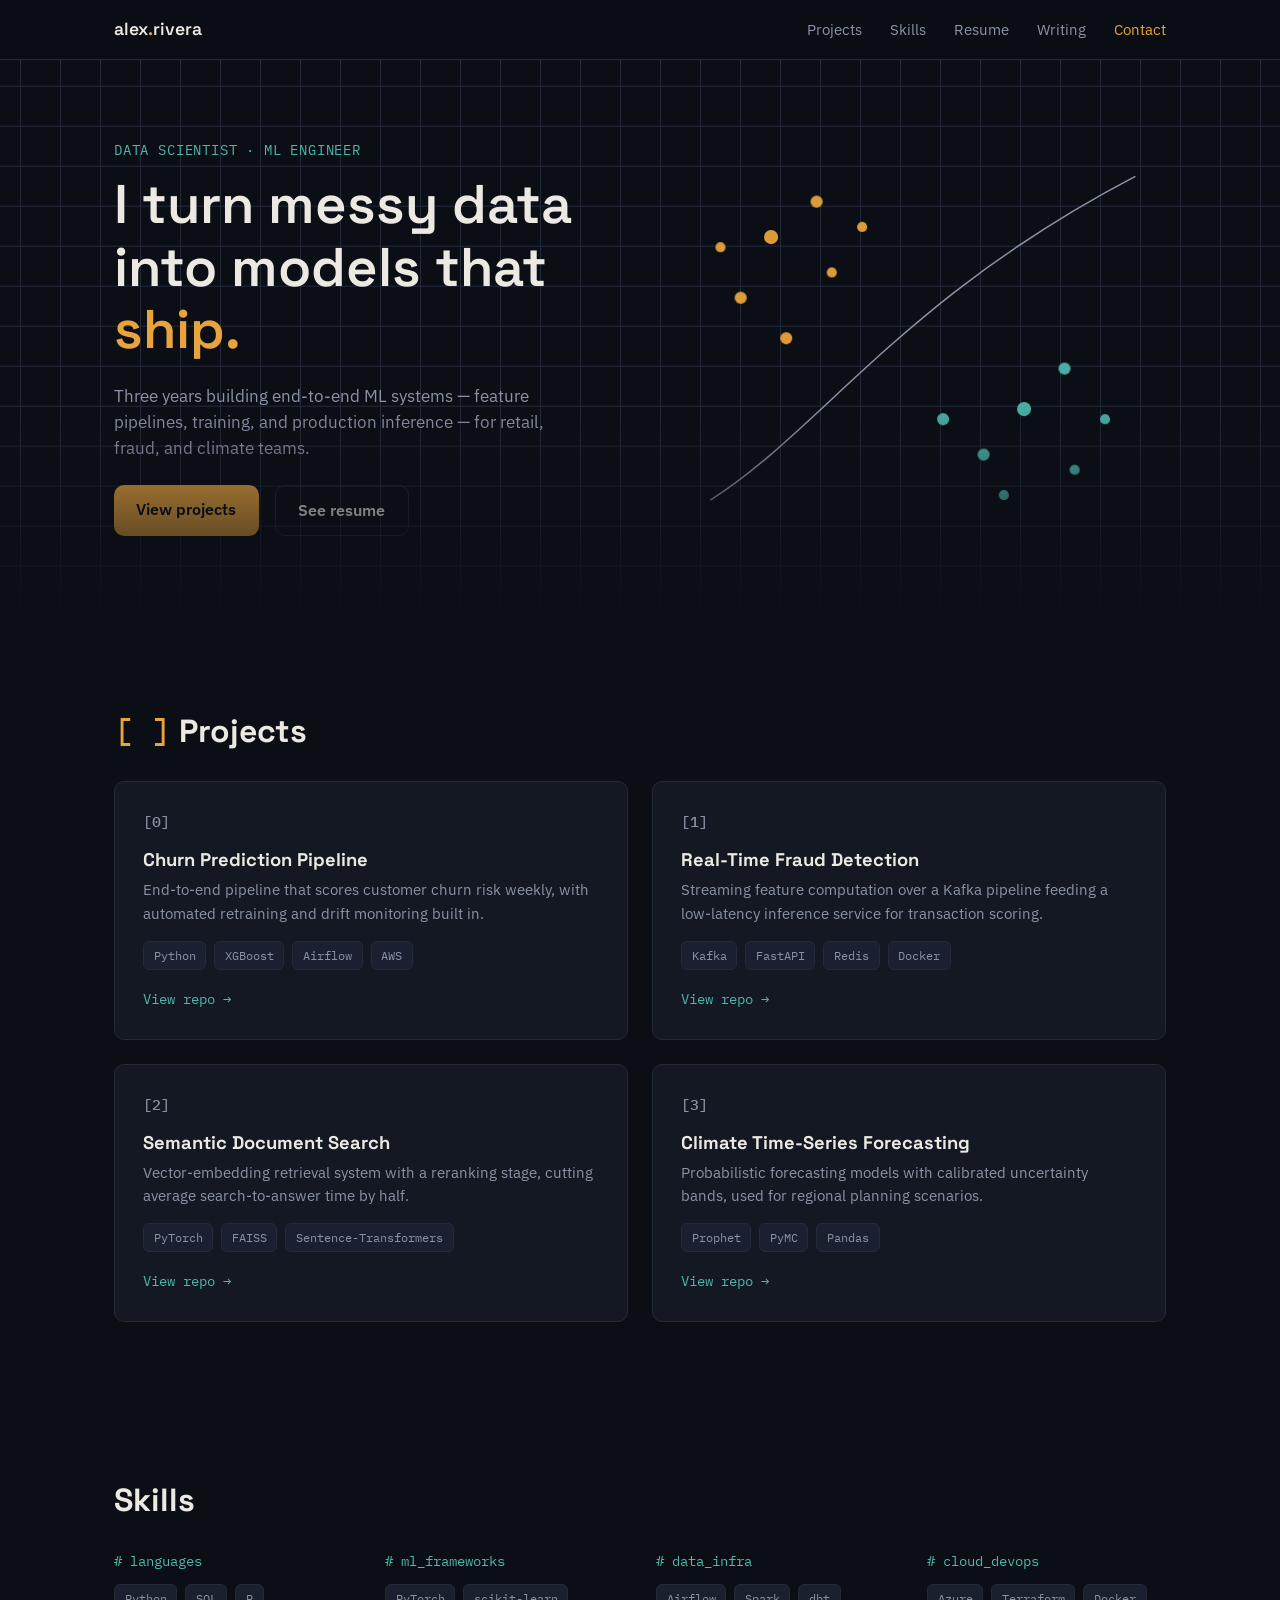
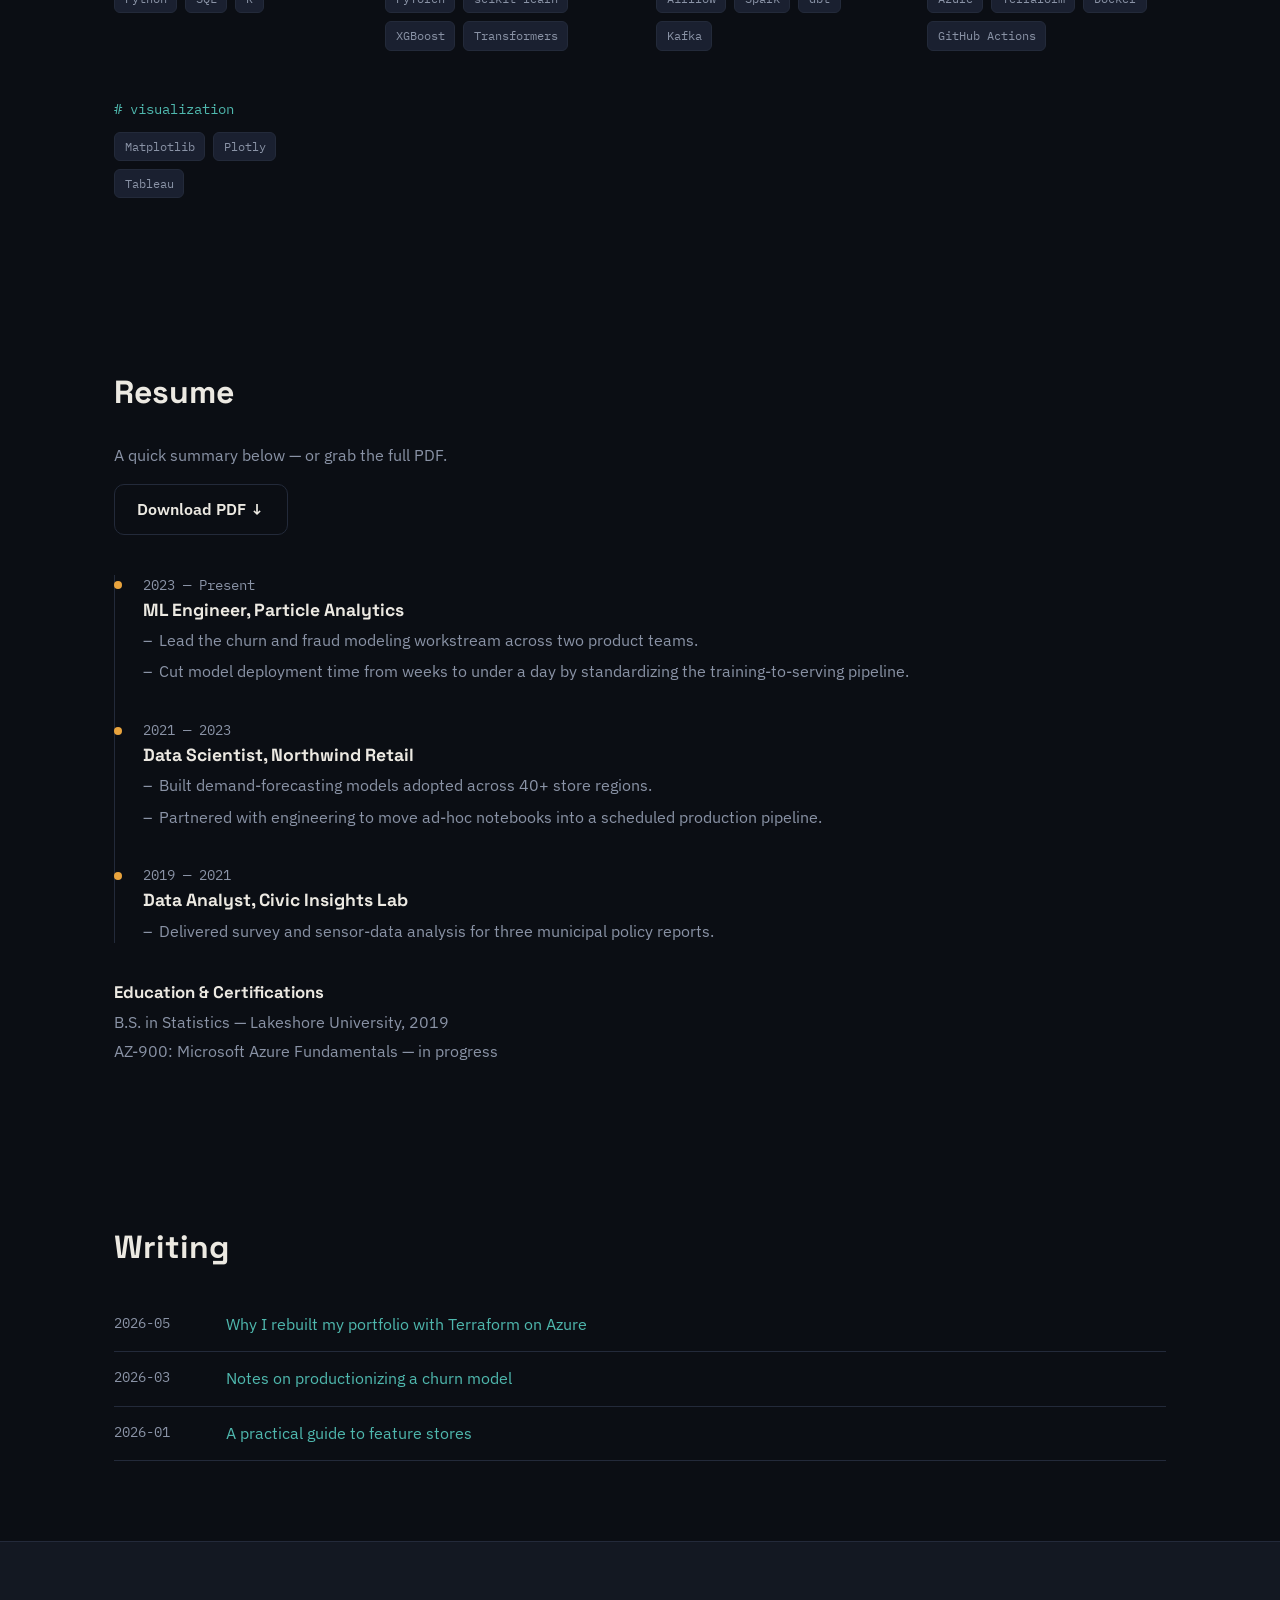
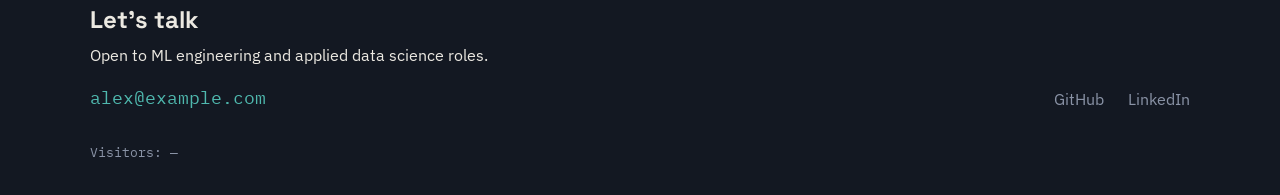
<file: index.html>
<!DOCTYPE html>
<html lang="en">
<head>
<meta charset="UTF-8">
<meta name="viewport" content="width=device-width, initial-scale=1.0">
<title>Alex Rivera — Data Scientist &amp; ML Engineer</title>
<meta name="description" content="Portfolio of Alex Rivera — data scientist and ML engineer building production machine learning systems.">
<link rel="preconnect" href="https://fonts.googleapis.com">
<link rel="preconnect" href="https://fonts.gstatic.com" crossorigin>
<link href="https://fonts.googleapis.com/css2?family=Space+Grotesk:wght@500;600;700&family=IBM+Plex+Sans:wght@400;500;600&family=IBM+Plex+Mono:wght@400;500&display=swap" rel="stylesheet">
<link rel="stylesheet" href="styles.css">
</head>
<body>
<a class="skip-link" href="#main">Skip to content</a>

<header class="nav" id="top">
  <div class="nav-inner">
    <a href="#top" class="nav-logo">alex<span class="accent">.</span>rivera</a>
    <button class="nav-toggle" id="navToggle" aria-expanded="false" aria-controls="navMenu" aria-label="Toggle navigation">
      <span></span><span></span><span></span>
    </button>
    <nav id="navMenu" class="nav-menu">
      <a href="#projects">Projects</a>
      <a href="#skills">Skills</a>
      <a href="#resume">Resume</a>
      <a href="#blog">Writing</a>
      <a href="#contact" class="nav-cta">Contact</a>
    </nav>
  </div>
</header>

<main id="main">

  <section class="hero">
    <div class="hero-inner">
      <div class="hero-text reveal">
        <p class="eyebrow">Data Scientist · ML Engineer</p>
        <h1>I turn messy data<br>into models that <span class="accent">ship.</span></h1>
        <p class="hero-lede">Three years building end-to-end ML systems — feature pipelines, training, and production inference — for retail, fraud, and climate teams.</p>
        <div class="hero-actions">
          <a href="#projects" class="btn btn-primary">View projects</a>
          <a href="#resume" class="btn btn-ghost">See resume</a>
        </div>
      </div>
      <div class="hero-art" aria-hidden="true">
        <svg viewBox="0 0 480 380" class="boundary-svg" preserveAspectRatio="xMidYMid meet">
          <path class="boundary-line" d="M30,350 C140,280 220,150 450,30" />
          <circle class="point a" cx="90" cy="90" r="7"></circle>
          <circle class="point a" cx="135" cy="55" r="6"></circle>
          <circle class="point a" cx="60" cy="150" r="6"></circle>
          <circle class="point a" cx="150" cy="125" r="5"></circle>
          <circle class="point a" cx="105" cy="190" r="6"></circle>
          <circle class="point a" cx="180" cy="80" r="5"></circle>
          <circle class="point a" cx="40" cy="100" r="5"></circle>
          <circle class="point b" cx="340" cy="260" r="7"></circle>
          <circle class="point b" cx="300" cy="305" r="6"></circle>
          <circle class="point b" cx="380" cy="220" r="6"></circle>
          <circle class="point b" cx="390" cy="320" r="5"></circle>
          <circle class="point b" cx="260" cy="270" r="6"></circle>
          <circle class="point b" cx="320" cy="345" r="5"></circle>
          <circle class="point b" cx="420" cy="270" r="5"></circle>
        </svg>
      </div>
    </div>
  </section>

  <section class="section" id="projects">
    <h2 class="section-title reveal"><span class="idx">[ ]</span> Projects</h2>
    <div class="project-grid">

      <article class="project-card reveal">
        <p class="idx">[0]</p>
        <h3>Churn Prediction Pipeline</h3>
        <p>End-to-end pipeline that scores customer churn risk weekly, with automated retraining and drift monitoring built in.</p>
        <ul class="tag-list">
          <li>Python</li><li>XGBoost</li><li>Airflow</li><li>AWS</li>
        </ul>
        <a href="#" class="card-link">View repo →</a>
      </article>

      <article class="project-card reveal">
        <p class="idx">[1]</p>
        <h3>Real-Time Fraud Detection</h3>
        <p>Streaming feature computation over a Kafka pipeline feeding a low-latency inference service for transaction scoring.</p>
        <ul class="tag-list">
          <li>Kafka</li><li>FastAPI</li><li>Redis</li><li>Docker</li>
        </ul>
        <a href="#" class="card-link">View repo →</a>
      </article>

      <article class="project-card reveal">
        <p class="idx">[2]</p>
        <h3>Semantic Document Search</h3>
        <p>Vector-embedding retrieval system with a reranking stage, cutting average search-to-answer time by half.</p>
        <ul class="tag-list">
          <li>PyTorch</li><li>FAISS</li><li>Sentence-Transformers</li>
        </ul>
        <a href="#" class="card-link">View repo →</a>
      </article>

      <article class="project-card reveal">
        <p class="idx">[3]</p>
        <h3>Climate Time-Series Forecasting</h3>
        <p>Probabilistic forecasting models with calibrated uncertainty bands, used for regional planning scenarios.</p>
        <ul class="tag-list">
          <li>Prophet</li><li>PyMC</li><li>Pandas</li>
        </ul>
        <a href="#" class="card-link">View repo →</a>
      </article>

    </div>
  </section>

  <section class="section" id="skills">
    <h2 class="section-title reveal">Skills</h2>
    <div class="skills-grid">
      <div class="skill-group reveal">
        <p class="skill-label"># languages</p>
        <ul class="tag-list"><li>Python</li><li>SQL</li><li>R</li></ul>
      </div>
      <div class="skill-group reveal">
        <p class="skill-label"># ml_frameworks</p>
        <ul class="tag-list"><li>PyTorch</li><li>scikit-learn</li><li>XGBoost</li><li>Transformers</li></ul>
      </div>
      <div class="skill-group reveal">
        <p class="skill-label"># data_infra</p>
        <ul class="tag-list"><li>Airflow</li><li>Spark</li><li>dbt</li><li>Kafka</li></ul>
      </div>
      <div class="skill-group reveal">
        <p class="skill-label"># cloud_devops</p>
        <ul class="tag-list"><li>Azure</li><li>Terraform</li><li>Docker</li><li>GitHub Actions</li></ul>
      </div>
      <div class="skill-group reveal">
        <p class="skill-label"># visualization</p>
        <ul class="tag-list"><li>Matplotlib</li><li>Plotly</li><li>Tableau</li></ul>
      </div>
    </div>
  </section>

  <section class="section" id="resume">
    <h2 class="section-title reveal">Resume</h2>
    <p class="section-lede reveal">A quick summary below — or grab the full PDF.</p>
    <a href="resume.pdf" class="btn btn-ghost reveal" download>Download PDF ↓</a>

    <div class="timeline">
      <div class="timeline-item reveal">
        <p class="timeline-date">2023 — Present</p>
        <h3>ML Engineer, Particle Analytics</h3>
        <ul>
          <li>Lead the churn and fraud modeling workstream across two product teams.</li>
          <li>Cut model deployment time from weeks to under a day by standardizing the training-to-serving pipeline.</li>
        </ul>
      </div>
      <div class="timeline-item reveal">
        <p class="timeline-date">2021 — 2023</p>
        <h3>Data Scientist, Northwind Retail</h3>
        <ul>
          <li>Built demand-forecasting models adopted across 40+ store regions.</li>
          <li>Partnered with engineering to move ad-hoc notebooks into a scheduled production pipeline.</li>
        </ul>
      </div>
      <div class="timeline-item reveal">
        <p class="timeline-date">2019 — 2021</p>
        <h3>Data Analyst, Civic Insights Lab</h3>
        <ul>
          <li>Delivered survey and sensor-data analysis for three municipal policy reports.</li>
        </ul>
      </div>
    </div>

    <div class="edu reveal">
      <h3>Education &amp; Certifications</h3>
      <ul>
        <li>B.S. in Statistics — Lakeshore University, 2019</li>
        <li>AZ-900: Microsoft Azure Fundamentals — in progress</li>
      </ul>
    </div>
  </section>

  <section class="section" id="blog">
    <h2 class="section-title reveal">Writing</h2>
    <ul class="log-list">
      <li class="reveal"><span class="log-date">2026-05</span><a href="#">Why I rebuilt my portfolio with Terraform on Azure</a></li>
      <li class="reveal"><span class="log-date">2026-03</span><a href="#">Notes on productionizing a churn model</a></li>
      <li class="reveal"><span class="log-date">2026-01</span><a href="#">A practical guide to feature stores</a></li>
    </ul>
  </section>

</main>

<footer class="footer" id="contact">
  <div class="footer-inner">
    <div class="footer-text reveal">
      <h2>Let's talk</h2>
      <p>Open to ML engineering and applied data science roles.</p>
      <a class="footer-email" href="mailto:alex@example.com">alex@example.com</a>
    </div>
    <div class="footer-links reveal">
      <a href="https://github.com/example" target="_blank" rel="noopener">GitHub</a>
      <a href="https://linkedin.com/in/example" target="_blank" rel="noopener">LinkedIn</a>
    </div>
  </div>
  <p class="visitor-count">Visitors: <span id="visitorCount">—</span></p>
</footer>

<script src="script.js"></script>
</body>
</html>
</file>
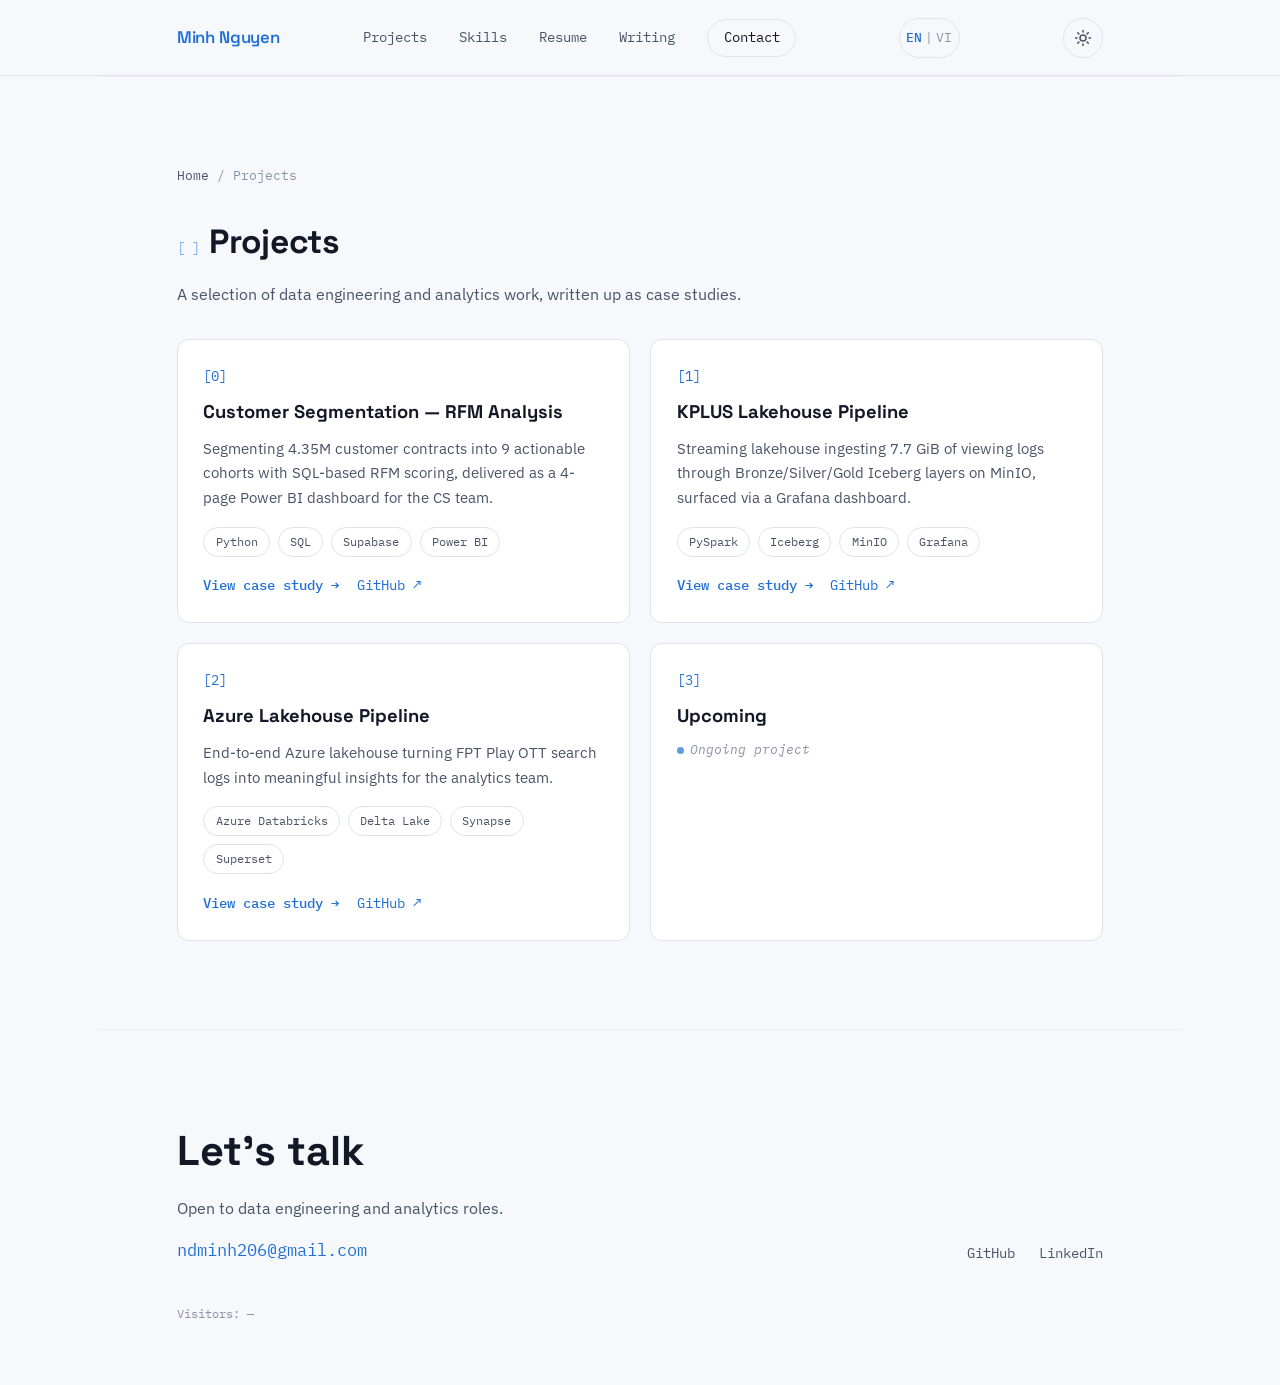
<file: frontend/projects/index.html>
<!DOCTYPE html>
<html lang="en">
<head>
<meta charset="UTF-8">
<meta name="viewport" content="width=device-width, initial-scale=1.0, viewport-fit=cover">
<meta name="theme-color" content="#0c0e12">
<title>Projects — Minh Nguyen</title>
<meta name="description" content="Data engineering and analytics project case studies by Minh Nguyen.">
<link rel="preconnect" href="https://fonts.googleapis.com">
<link rel="preconnect" href="https://fonts.gstatic.com" crossorigin>
<link href="https://fonts.googleapis.com/css2?family=Space+Grotesk:wght@500;600;700&family=IBM+Plex+Sans:wght@400;500;600&family=IBM+Plex+Mono:wght@400;500&display=swap" rel="stylesheet">
<link rel="stylesheet" href="../styles.css">
<script>
  (function () {
    try {
      var saved = localStorage.getItem("mn_theme");
      var theme = saved || (window.matchMedia && window.matchMedia("(prefers-color-scheme: light)").matches ? "light" : "dark");
      document.documentElement.setAttribute("data-theme", theme);
    } catch (e) {}
  })();
</script>
</head>
<body>
<a class="skip-link" href="#main">Skip to content</a>

<header class="nav" id="top">
  <div class="nav-inner">
    <a href="../index.html#top" class="nav-logo"><span class="accent">Minh Nguyen</span></a>
    <button class="nav-toggle" id="navToggle" aria-expanded="false" aria-controls="navMenu" aria-label="Toggle navigation">
      <span></span><span></span><span></span>
    </button>
    <nav id="navMenu" class="nav-menu">
      <a href="index.html" data-i18n="nav.projects">Projects</a>
      <a href="../index.html#skills" data-i18n="nav.skills">Skills</a>
      <a href="../index.html#resume" data-i18n="nav.resume">Resume</a>
      <a href="../index.html#blog" data-i18n="nav.writing">Writing</a>
      <a href="../index.html#contact" class="nav-cta" data-i18n="nav.contact">Contact</a>
    </nav>
    <button class="lang-toggle" id="langToggle" type="button" aria-label="Switch language">
      <span class="lang-en">EN</span><span class="lang-sep">|</span><span class="lang-vi">VI</span>
    </button>
    <button class="theme-toggle" id="themeToggle" type="button" aria-label="Switch to light theme" title="Toggle theme">
      <svg class="icon-moon" viewBox="0 0 24 24" width="18" height="18" aria-hidden="true"><path fill="currentColor" d="M12.1 2.2A9.8 9.8 0 0 0 12 22a9.8 9.8 0 0 0 9.8-7.1 7.8 7.8 0 0 1-9.7-12.7Z"/></svg>
      <svg class="icon-sun" viewBox="0 0 24 24" width="18" height="18" aria-hidden="true"><g fill="none" stroke="currentColor" stroke-width="2" stroke-linecap="round"><circle cx="12" cy="12" r="4"/><path d="M12 2v2M12 20v2M2 12h2M20 12h2M5 5l1.5 1.5M17.5 17.5L19 19M19 5l-1.5 1.5M6.5 17.5L5 19"/></g></svg>
    </button>
  </div>
</header>

<main id="main">

  <section class="section" id="projects">
    <p class="breadcrumb reveal"><a href="../index.html#top" data-i18n="nav.home">Home</a> / <span data-i18n="section.projects">Projects</span></p>
    <h2 class="section-title reveal"><span class="idx">[ ]</span> <span data-i18n="section.projects">Projects</span></h2>
    <p class="section-lede reveal" data-i18n="projects.lede">A selection of data engineering and analytics work, written up as case studies.</p>

    <div class="project-grid">

      <article class="project-card reveal">
        <p class="idx">[0]</p>
        <h3><a href="customer-segmentation.html" class="project-title-link" data-i18n="proj.rfm.title">Customer Segmentation — RFM Analysis</a></h3>
        <p data-i18n="proj.rfm.desc">Segmenting 4.35M customer contracts into 9 actionable cohorts with SQL-based RFM scoring, delivered as a 4-page Power BI dashboard for the CS team.</p>
        <ul class="tag-list">
          <li>Python</li><li>SQL</li><li>Supabase</li><li>Power BI</li>
        </ul>
        <div class="card-links">
          <a href="customer-segmentation.html" class="card-link card-link-primary" data-i18n="card.viewCase">View case study →</a>
          <a href="#" class="card-link" target="_blank" rel="noopener" data-i18n="card.github">GitHub ↗</a>
        </div>
      </article>

      <article class="project-card reveal">
        <p class="idx">[1]</p>
        <h3><a href="Kplus-lakehouse.html" class="project-title-link" data-i18n="proj.kplus.title">KPLUS Lakehouse Pipeline</a></h3>
        <p data-i18n="proj.kplus.desc">Streaming lakehouse ingesting 7.7 GiB of viewing logs through Bronze/Silver/Gold Iceberg layers on MinIO, surfaced via a Grafana dashboard.</p>
        <ul class="tag-list">
          <li>PySpark</li><li>Iceberg</li><li>MinIO</li><li>Grafana</li>
        </ul>
        <div class="card-links">
          <a href="Kplus-lakehouse.html" class="card-link card-link-primary" data-i18n="card.viewCase">View case study →</a>
          <a href="#" class="card-link" target="_blank" rel="noopener" data-i18n="card.github">GitHub ↗</a>
        </div>
      </article>

      <article class="project-card reveal">
        <p class="idx">[2]</p>
        <h3><a href="azure-lakehouse.html" class="project-title-link" data-i18n="proj.azure.title">Azure Lakehouse Pipeline</a></h3>
        <p data-i18n="proj.azure.desc">End-to-end Azure lakehouse turning FPT Play OTT search logs into meaningful insights for the analytics team.</p>
        <ul class="tag-list">
          <li>Azure Databricks</li><li>Delta Lake</li><li>Synapse</li><li>Superset</li>
        </ul>
        <div class="card-links">
          <a href="azure-lakehouse.html" class="card-link card-link-primary" data-i18n="card.viewCase">View case study →</a>
          <a href="https://github.com/MinhNguyen2306" class="card-link" target="_blank" rel="noopener" data-i18n="card.github">GitHub ↗</a>
        </div>
      </article>

      <article class="project-card reveal">
        <p class="idx">[3]</p>
        <h3 class="project-title-link" data-i18n="proj.upcoming.title">Upcoming</h3>
        <div class="card-links">
          <span class="card-link card-ongoing" data-i18n="card.ongoing">Ongoing project</span>
        </div>
      </article>

    </div>
  </section>

</main>

<footer class="footer" id="contact">
  <div class="footer-inner">
    <div class="footer-text reveal">
      <h2 data-i18n="footer.title">Let's talk</h2>
      <p data-i18n="footer.sub">Open to data engineering and analytics roles.</p>
      <a class="footer-email" href="mailto:ndminh206@gmail.com">ndminh206@gmail.com</a>
    </div>
    <div class="footer-links reveal">
      <a href="https://github.com/example" target="_blank" rel="noopener">GitHub</a>
      <a href="https://linkedin.com/in/example" target="_blank" rel="noopener">LinkedIn</a>
    </div>
  </div>
  <p class="visitor-count"><span data-i18n="footer.visitors">Visitors:</span> <span id="visitorCount">—</span></p>
</footer>

<script src="../script.js"></script>
<script data-goatcounter="https://minhnguyen.goatcounter.com/count"
        async src="//gc.zgo.at/count.js"></script>
</body>
</html>
</file>
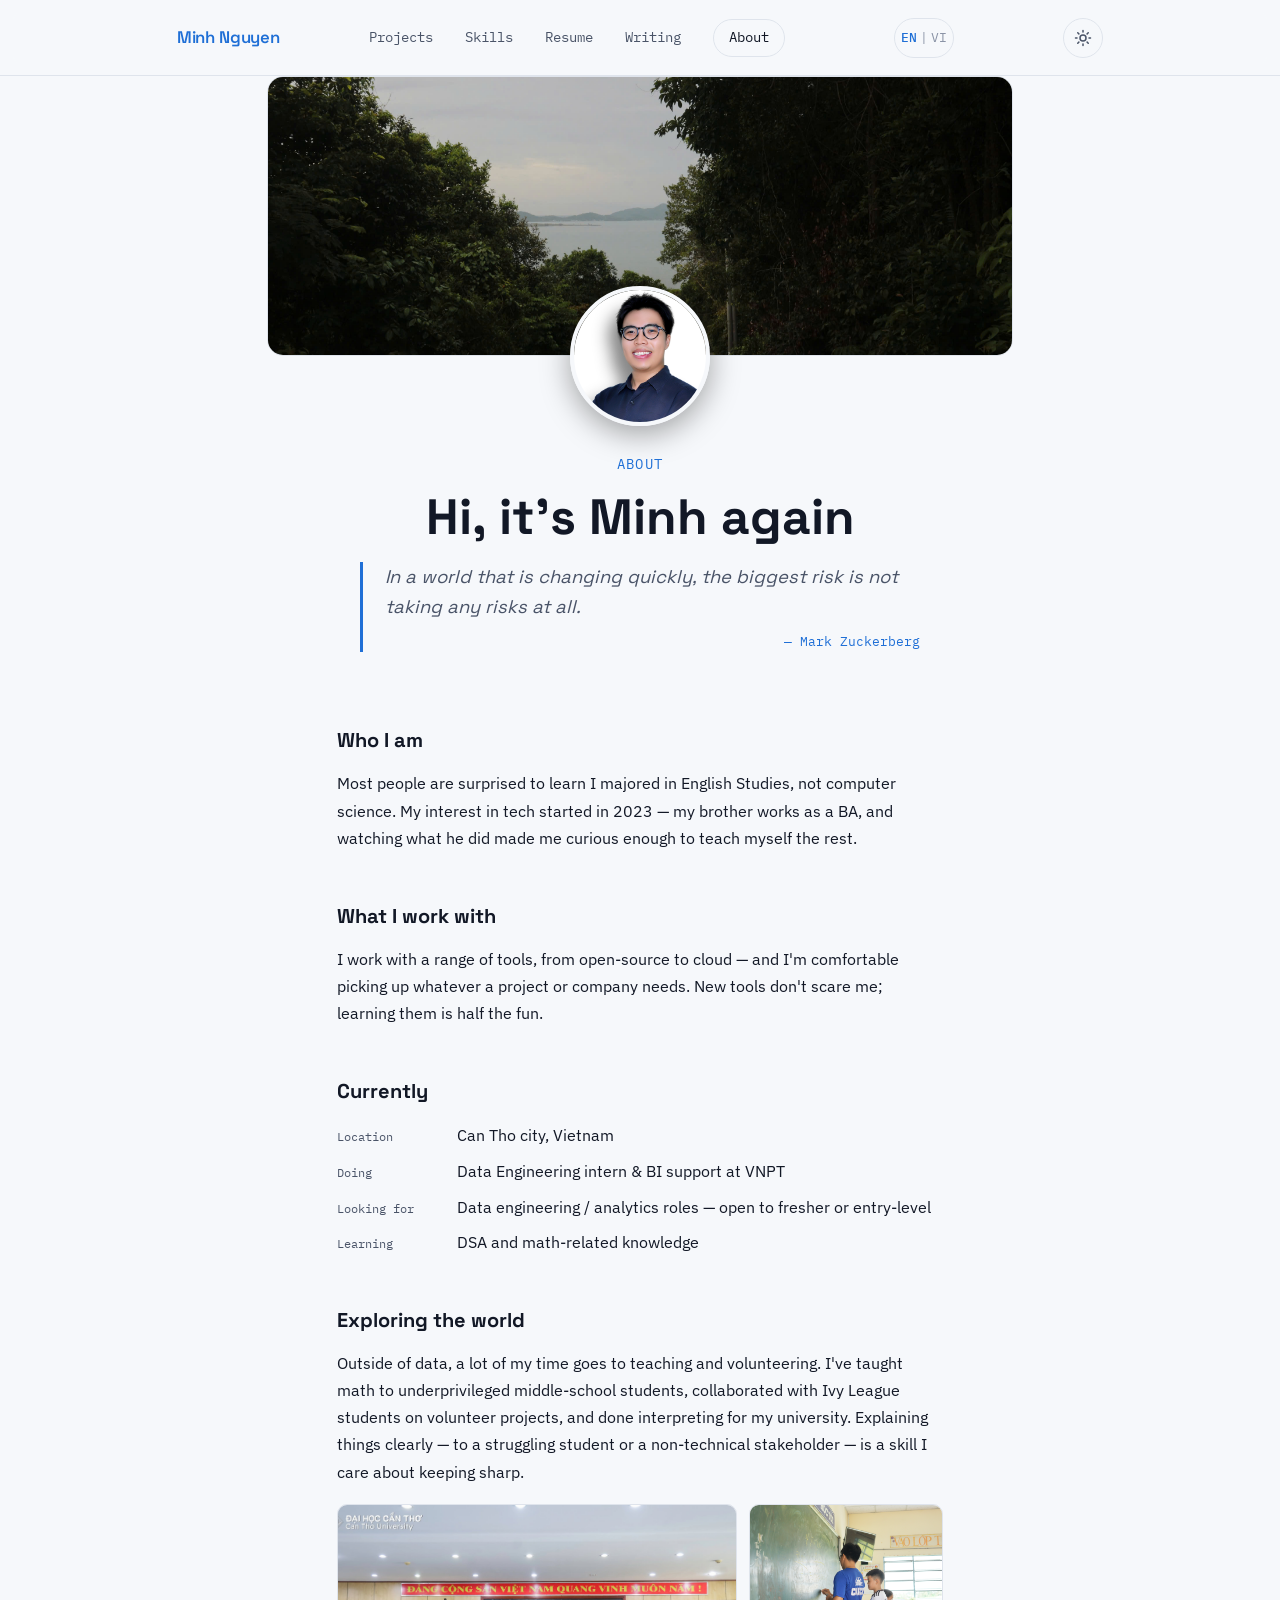
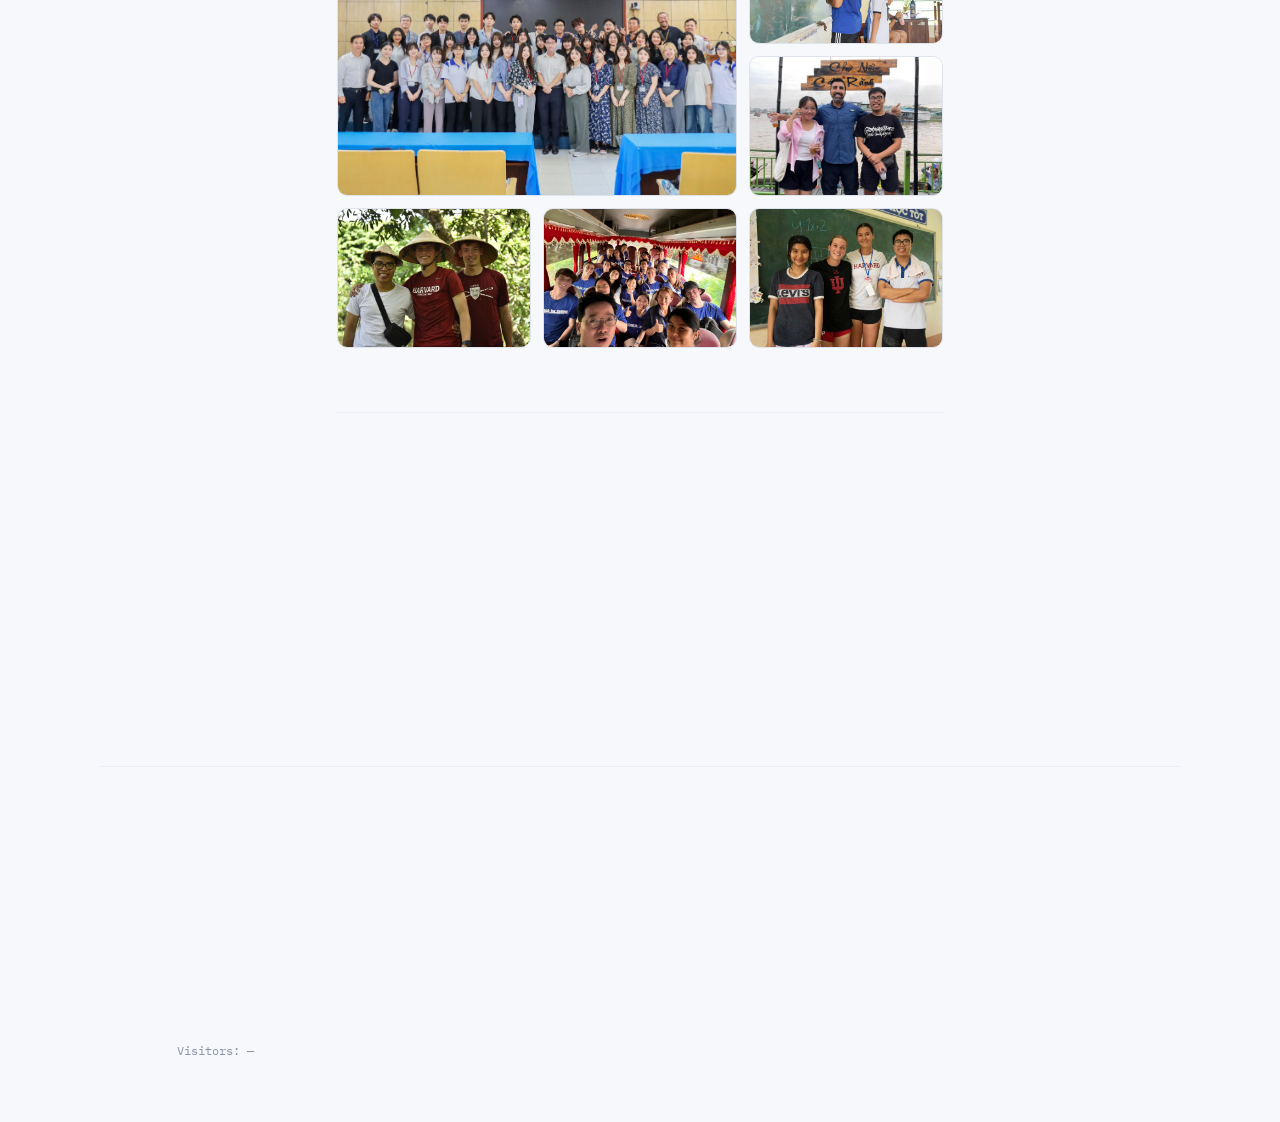
<file: frontend/about.html>
<!DOCTYPE html>
<html lang="en">
<head>
<meta charset="UTF-8">
<meta name="viewport" content="width=device-width, initial-scale=1.0, viewport-fit=cover">
<meta name="theme-color" content="#0c0e12">
<title>About & Contact | Minh Nguyen</title>
<meta name="description" content="Data engineer — who I am, what I build, and how to reach me.">
<link rel="preconnect" href="https://fonts.googleapis.com">
<link rel="preconnect" href="https://fonts.gstatic.com" crossorigin>
<link href="https://fonts.googleapis.com/css2?family=Space+Grotesk:wght@500;600;700&family=IBM+Plex+Sans:wght@400;500;600&family=IBM+Plex+Mono:wght@400;500&display=swap" rel="stylesheet">
<link rel="stylesheet" href="styles.css">
<script>
  (function () {
    try {
      var saved = localStorage.getItem("mn_theme");
      var theme = saved || (window.matchMedia && window.matchMedia("(prefers-color-scheme: light)").matches ? "light" : "dark");
      document.documentElement.setAttribute("data-theme", theme);
    } catch (e) {}
  })();
</script>
</head>
<body>
<a class="skip-link" href="#main">Skip to content</a>

<header class="nav" id="top">
  <div class="nav-inner">
    <a href="index.html#top" class="nav-logo"><span class="accent">Minh Nguyen</span></a>
    <button class="nav-toggle" id="navToggle" aria-expanded="false" aria-controls="navMenu" aria-label="Toggle navigation">
      <span></span><span></span><span></span>
    </button>
    <nav id="navMenu" class="nav-menu">
      <a href="index.html#projects" data-i18n="nav.projects">Projects</a>
      <a href="index.html#skills" data-i18n="nav.skills">Skills</a>
      <a href="index.html#resume" data-i18n="nav.resume">Resume</a>
      <a href="index.html#blog" data-i18n="nav.writing">Writing</a>
      <a href="about.html" class="nav-cta" data-i18n="nav.contact">About</a>
    </nav>
    <button class="lang-toggle" id="langToggle" type="button" aria-label="Switch language">
      <span class="lang-en">EN</span><span class="lang-sep">|</span><span class="lang-vi">VI</span>
    </button>
    <button class="theme-toggle" id="themeToggle" type="button" aria-label="Switch to light theme" title="Toggle theme">
      <svg class="icon-moon" viewBox="0 0 24 24" width="18" height="18" aria-hidden="true"><path fill="currentColor" d="M12.1 2.2A9.8 9.8 0 0 0 12 22a9.8 9.8 0 0 0 9.8-7.1 7.8 7.8 0 0 1-9.7-12.7Z"/></svg>
      <svg class="icon-sun" viewBox="0 0 24 24" width="18" height="18" aria-hidden="true"><g fill="none" stroke="currentColor" stroke-width="2" stroke-linecap="round"><circle cx="12" cy="12" r="4"/><path d="M12 2v2M12 20v2M2 12h2M20 12h2M5 5l1.5 1.5M17.5 17.5L19 19M19 5l-1.5 1.5M6.5 17.5L5 19"/></g></svg>
    </button>
  </div>
</header>

<main id="main">

  <!-- ── COVER + AVATAR ──────────────────────────────────────── -->
  <div class="about-cover">
    <img src="pictures/cover.jpg" alt="Cover" class="about-cover-img">
    <div class="avatar-wrap">
      <img src="pictures/avt.jpg" alt="Minh Nguyen">
    </div>
  </div>

  <!-- ── HERO ────────────────────────────────────────────────── -->
  <section class="about-hero" style="text-align:center; padding-top:8px">
    <p class="eyebrow reveal">About</p>
    <h1 class="reveal">Hi, it's Minh again</h1>
    <blockquote class="about-quote reveal">
      In a world that is changing quickly, the biggest risk is not taking any risks at all.
      <cite>— Mark Zuckerberg</cite>
    </blockquote>
  </section>

  <div class="about-body">

    <!-- ── WHO I AM ──────────────────────────────────────────── -->
    <section class="about-section reveal">
      <h2>Who I am</h2>
      <p>Most people are surprised to learn I majored in English Studies, not computer science. My interest in tech started in 2023 — my brother works as a BA, and watching what he did made me curious enough to teach myself the rest.</p>
    </section>

    <!-- ── WHAT I WORK WITH ──────────────────────────────────── -->
    <section class="about-section reveal">
      <h2>What I work with</h2>
      <p>I work with a range of tools, from open-source to cloud — and I'm comfortable picking up whatever a project or company needs. New tools don't scare me; learning them is half the fun.</p>
    </section>

    <!-- ── CURRENTLY ─────────────────────────────────────────── -->
    <section class="about-section reveal">
      <h2>Currently</h2>
      <ul class="fact-list">
        <li><span class="k">Location</span><span>Can Tho city, Vietnam</span></li>
        <li><span class="k">Doing</span><span>Data Engineering intern &amp; BI support at VNPT</span></li>
        <li><span class="k">Looking for</span><span>Data engineering / analytics roles — open to fresher or entry-level</span></li>
        <li><span class="k">Learning</span><span>DSA and math-related knowledge</span></li>
      </ul>
    </section>

    <!-- ── OUTSIDE WORK ──────────────────────────────────────── -->
    <section class="about-section reveal">
      <h2>Exploring the world</h2>
      <p>Outside of data, a lot of my time goes to teaching and volunteering. I've taught math to underprivileged middle-school students, collaborated with Ivy League students on volunteer projects, and done interpreting for my university. Explaining things clearly — to a struggling student or a non-technical stakeholder — is a skill I care about keeping sharp.</p>
      <div class="photo-row">
        <figure class="big">
          <img src="pictures/volunteer2.jpg">
        </figure>
        <figure>
          <img src="pictures/volunteer1.JPG">
        </figure>
        <figure>
          <img src="pictures/volunteer3.jpg">
        </figure>
        <figure>
          <img src="pictures/vlr3.jpg">
        </figure>
        <figure>
          <img src="pictures/vlt4.jpg">
        </figure>
        <figure>
          <img src="pictures/vlt5.jpg">
        </figure>
      </div>
    </section>

  </div>

  <div class="about-divider"><hr></div>

  <!-- ── CONTACT ─────────────────────────────────────────────── -->
  <section class="about-section about-body reveal" id="contact" style="margin-top:48px">
    <h2>Get in touch</h2>
    <p style="line-height:1.7; color:var(--ink-dim)">The fastest way to reach me is email — I usually reply within a day. Always happy to talk data roles or just nerd out about pipelines.</p>

    <div class="contact-grid">
      <a class="contact-card" href="mailto:ndminh206@gmail.com">
        <span class="label">Email</span>
        <span class="value">ndminh206@gmail.com</span>
      </a>
      <a class="contact-card" href="https://github.com/MinhNguyen2306" target="_blank" rel="noopener">
        <span class="label">GitHub</span>
        <span class="value">@MinhNguyen2306</span>
      </a>
      <a class="contact-card" href="https://www.linkedin.com/in/minh-duc-nguyen23/" target="_blank" rel="noopener">
        <span class="label">LinkedIn</span>
        <span class="value">Minh Nguyen</span>
      </a>
      <a class="contact-card" href="https://www.linkedin.com/in/minh-duc-nguyen23/" target="_blank" rel="noopener">
        <span class="label">Writing</span>
        <span class="value">The life of Minh</span>
      </a>
    </div>
  </section>

</main>

<footer class="footer">
  <div class="footer-inner">
    <div class="footer-text reveal">
      <h2 data-i18n="footer.title">Let's talk</h2>
      <p data-i18n="footer.sub">Open to data engineering and analytics roles.</p>
      <a class="footer-email" href="mailto:ndminh206@gmail.com">ndminh206@gmail.com</a>
    </div>
    <div class="footer-links reveal">
      <a href="https://github.com/MinhNguyen2306" target="_blank" rel="noopener">GitHub</a>
      <a href="https://www.linkedin.com/in/minh-duc-nguyen23/" target="_blank" rel="noopener">LinkedIn</a>
    </div>
  </div>
  <p class="visitor-count"><span data-i18n="footer.visitors">Visitors:</span> <span id="visitorCount">—</span></p>
</footer>

<script src="script.js"></script>
<script data-goatcounter="https://minhnguyen.goatcounter.com/count"
        async src="//gc.zgo.at/count.js"></script>
</body>
</html>
</file>
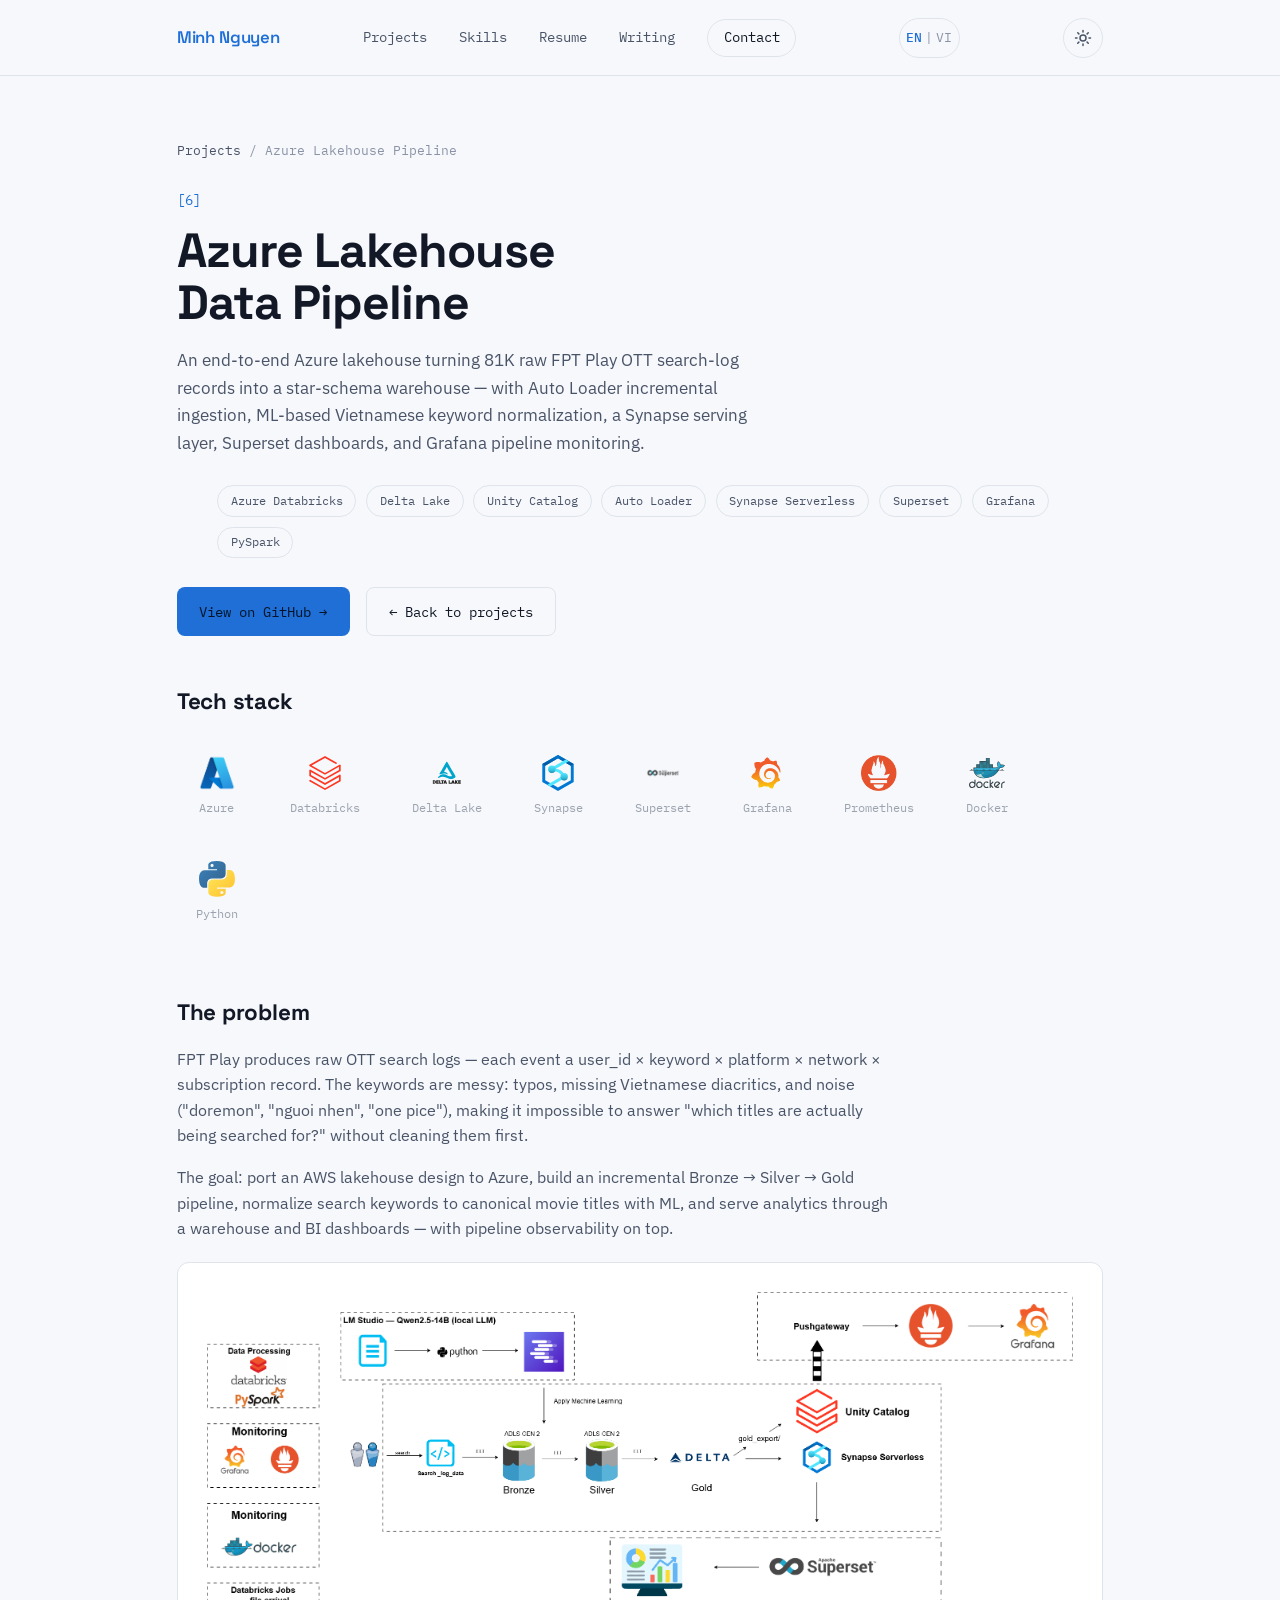
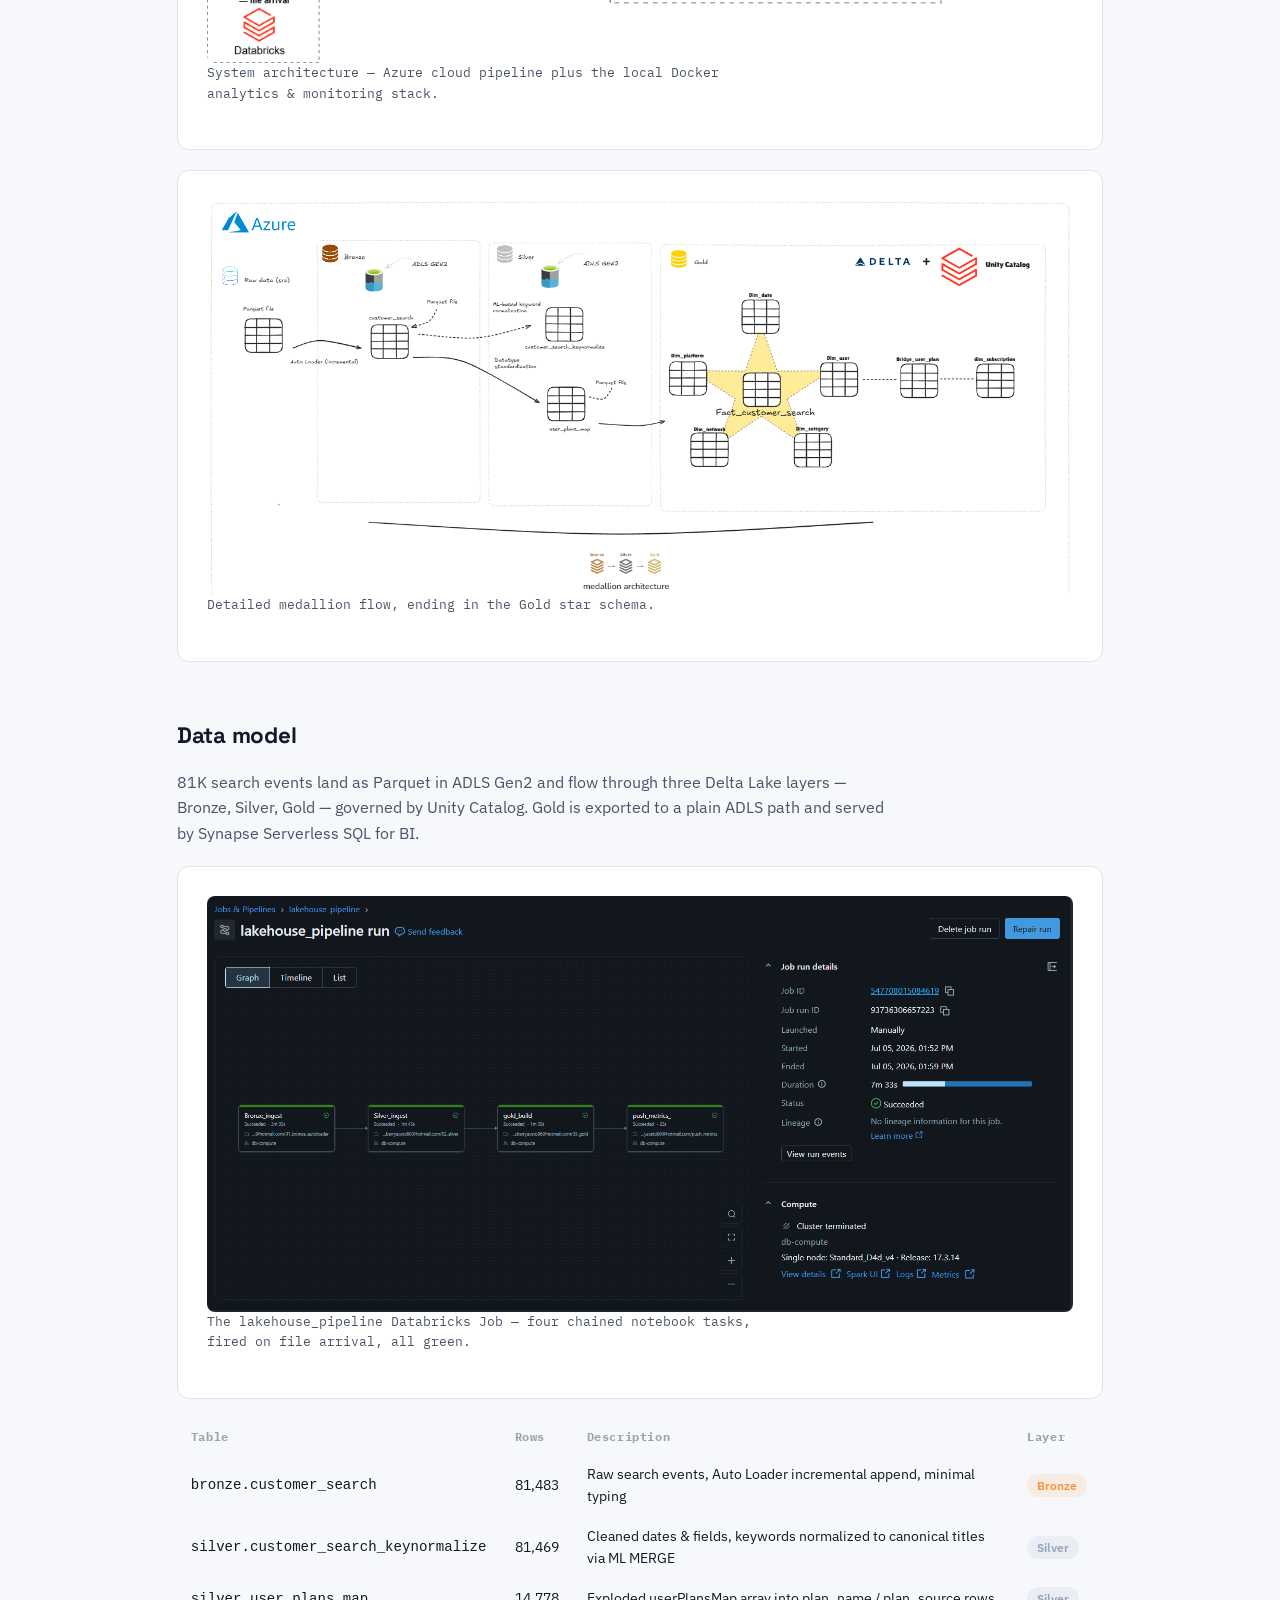
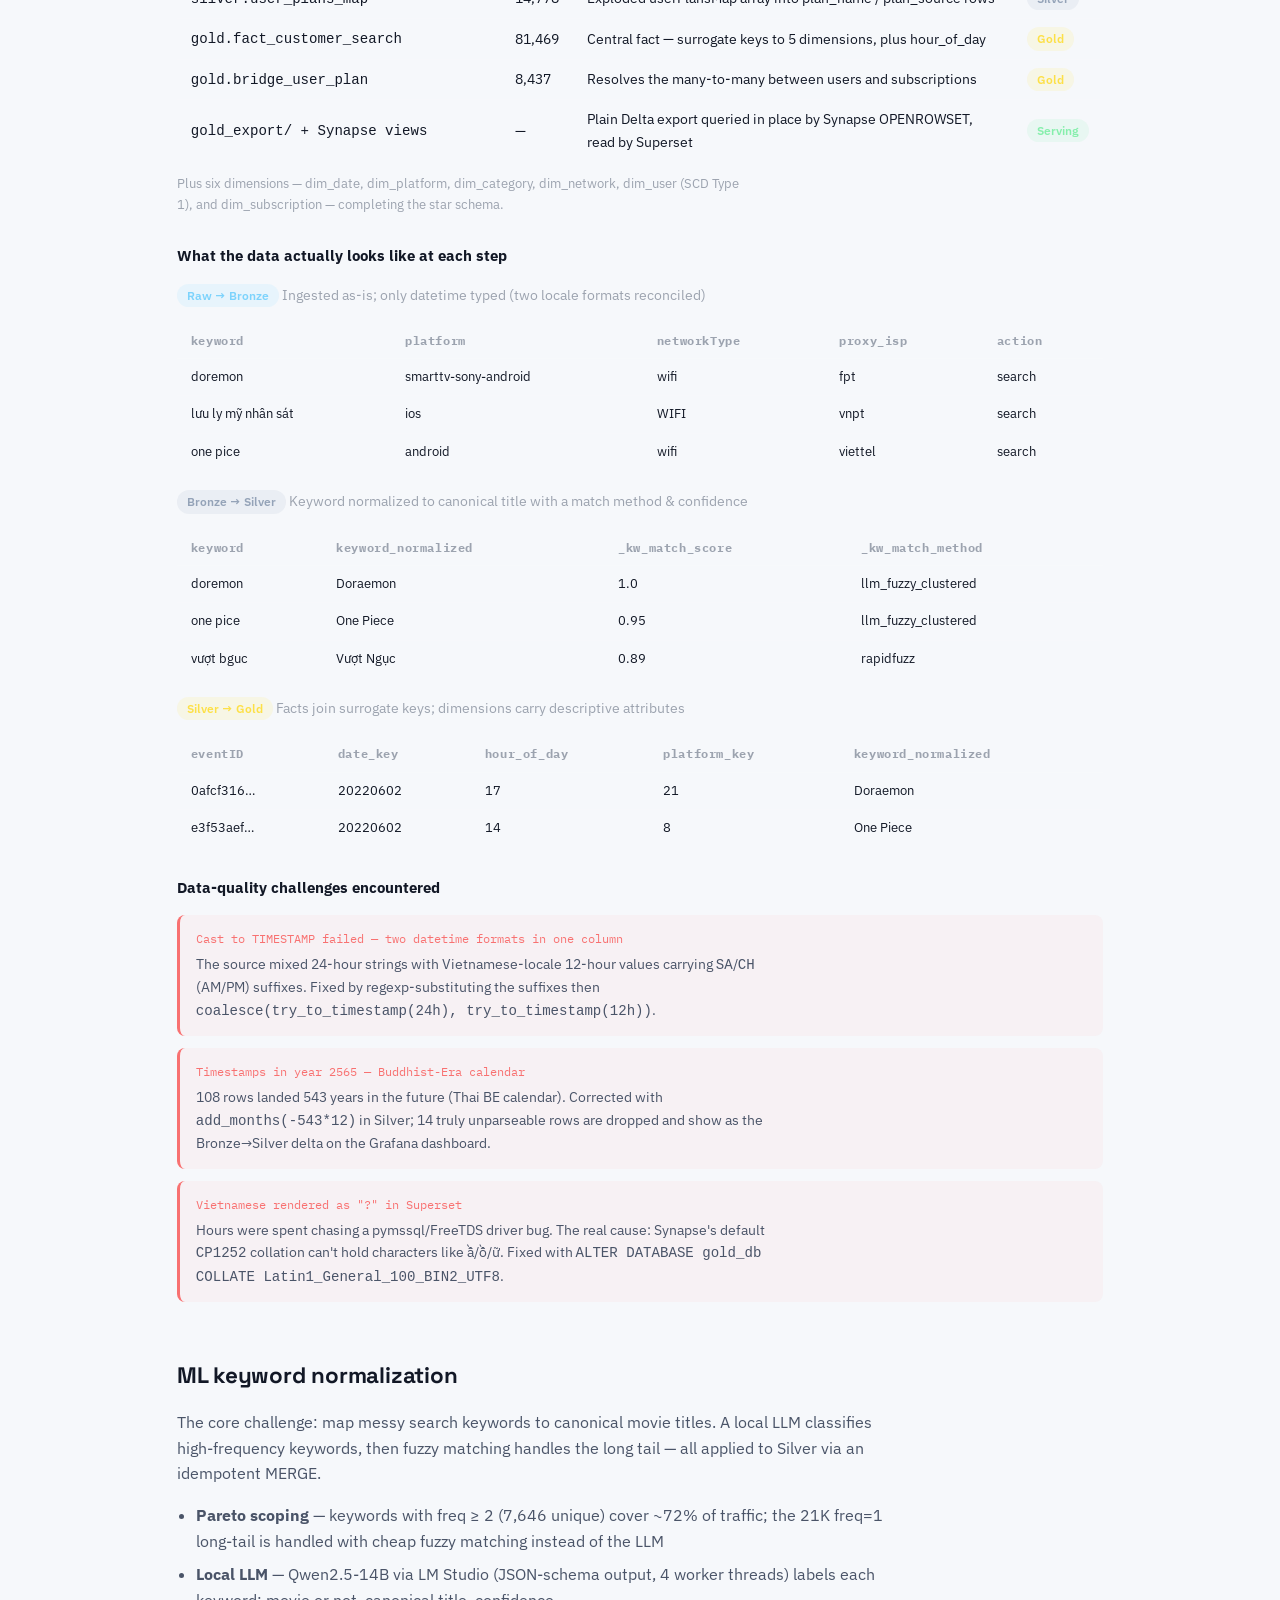
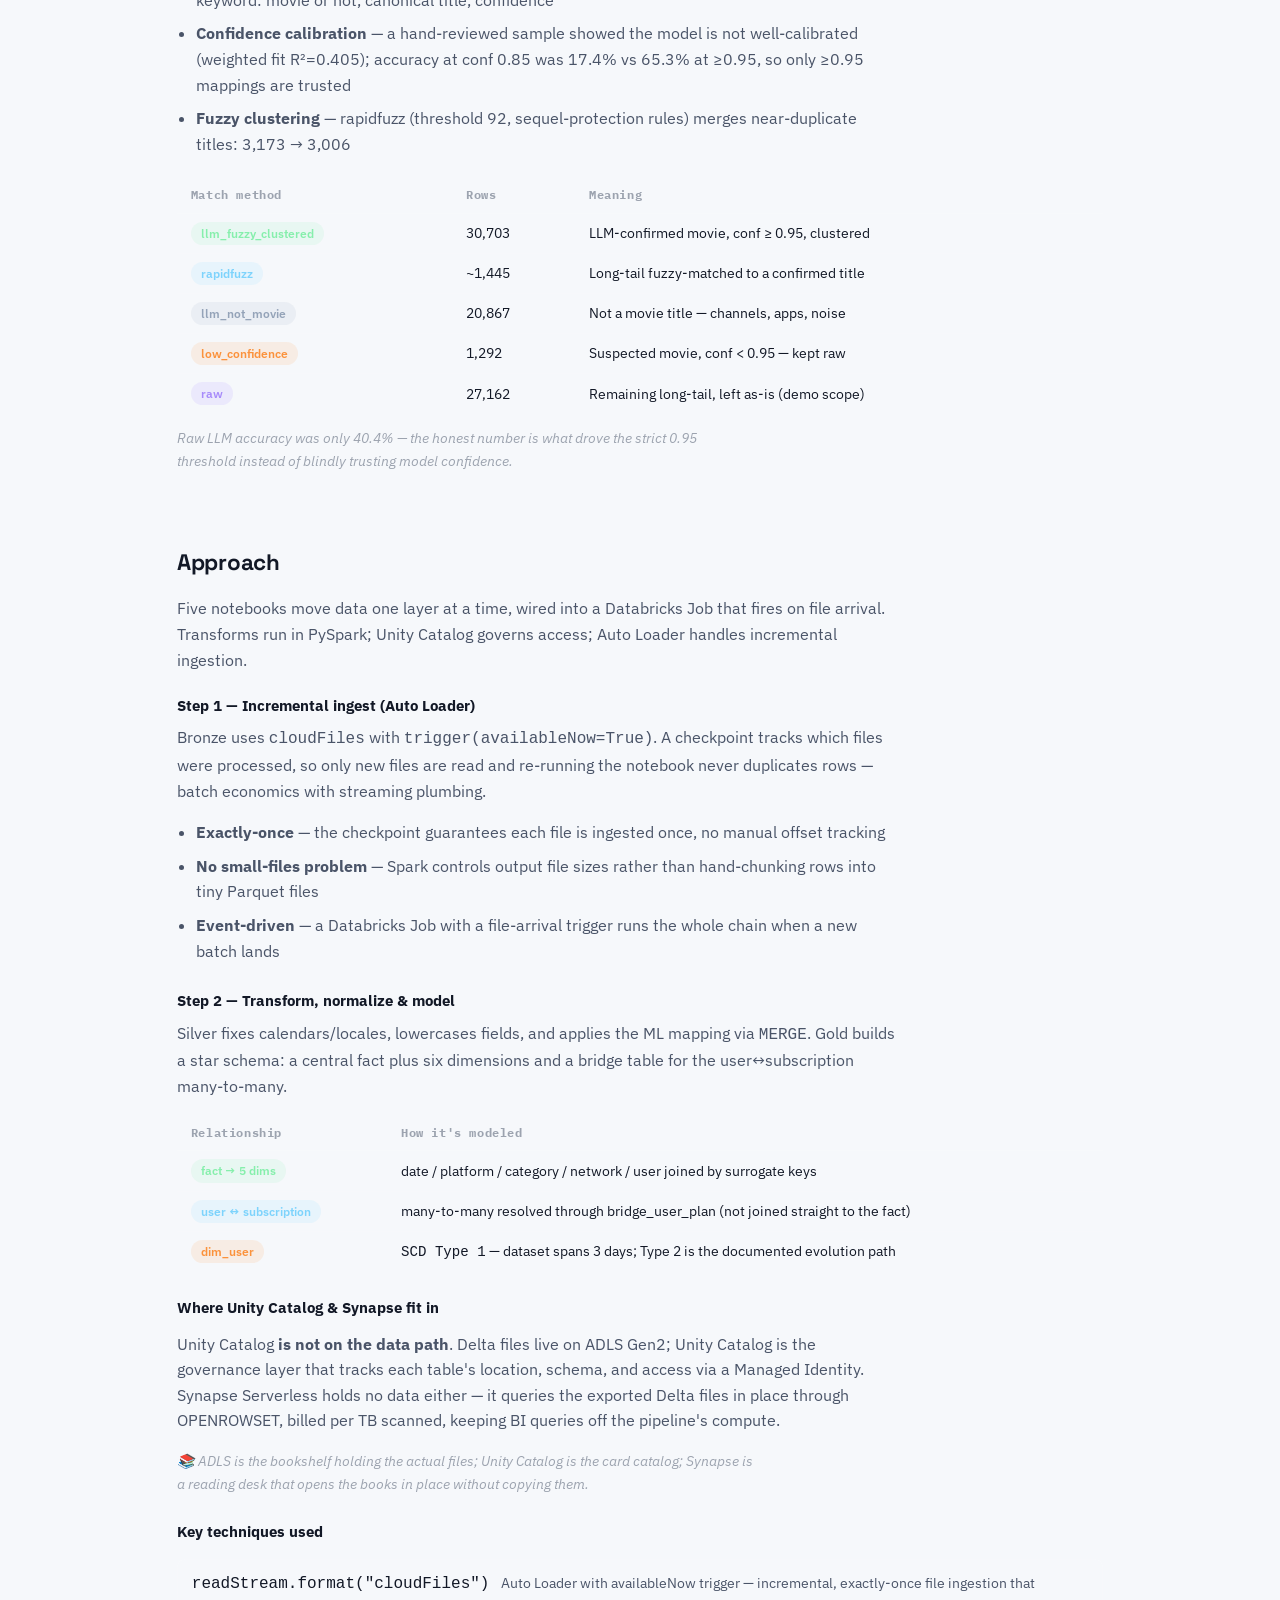
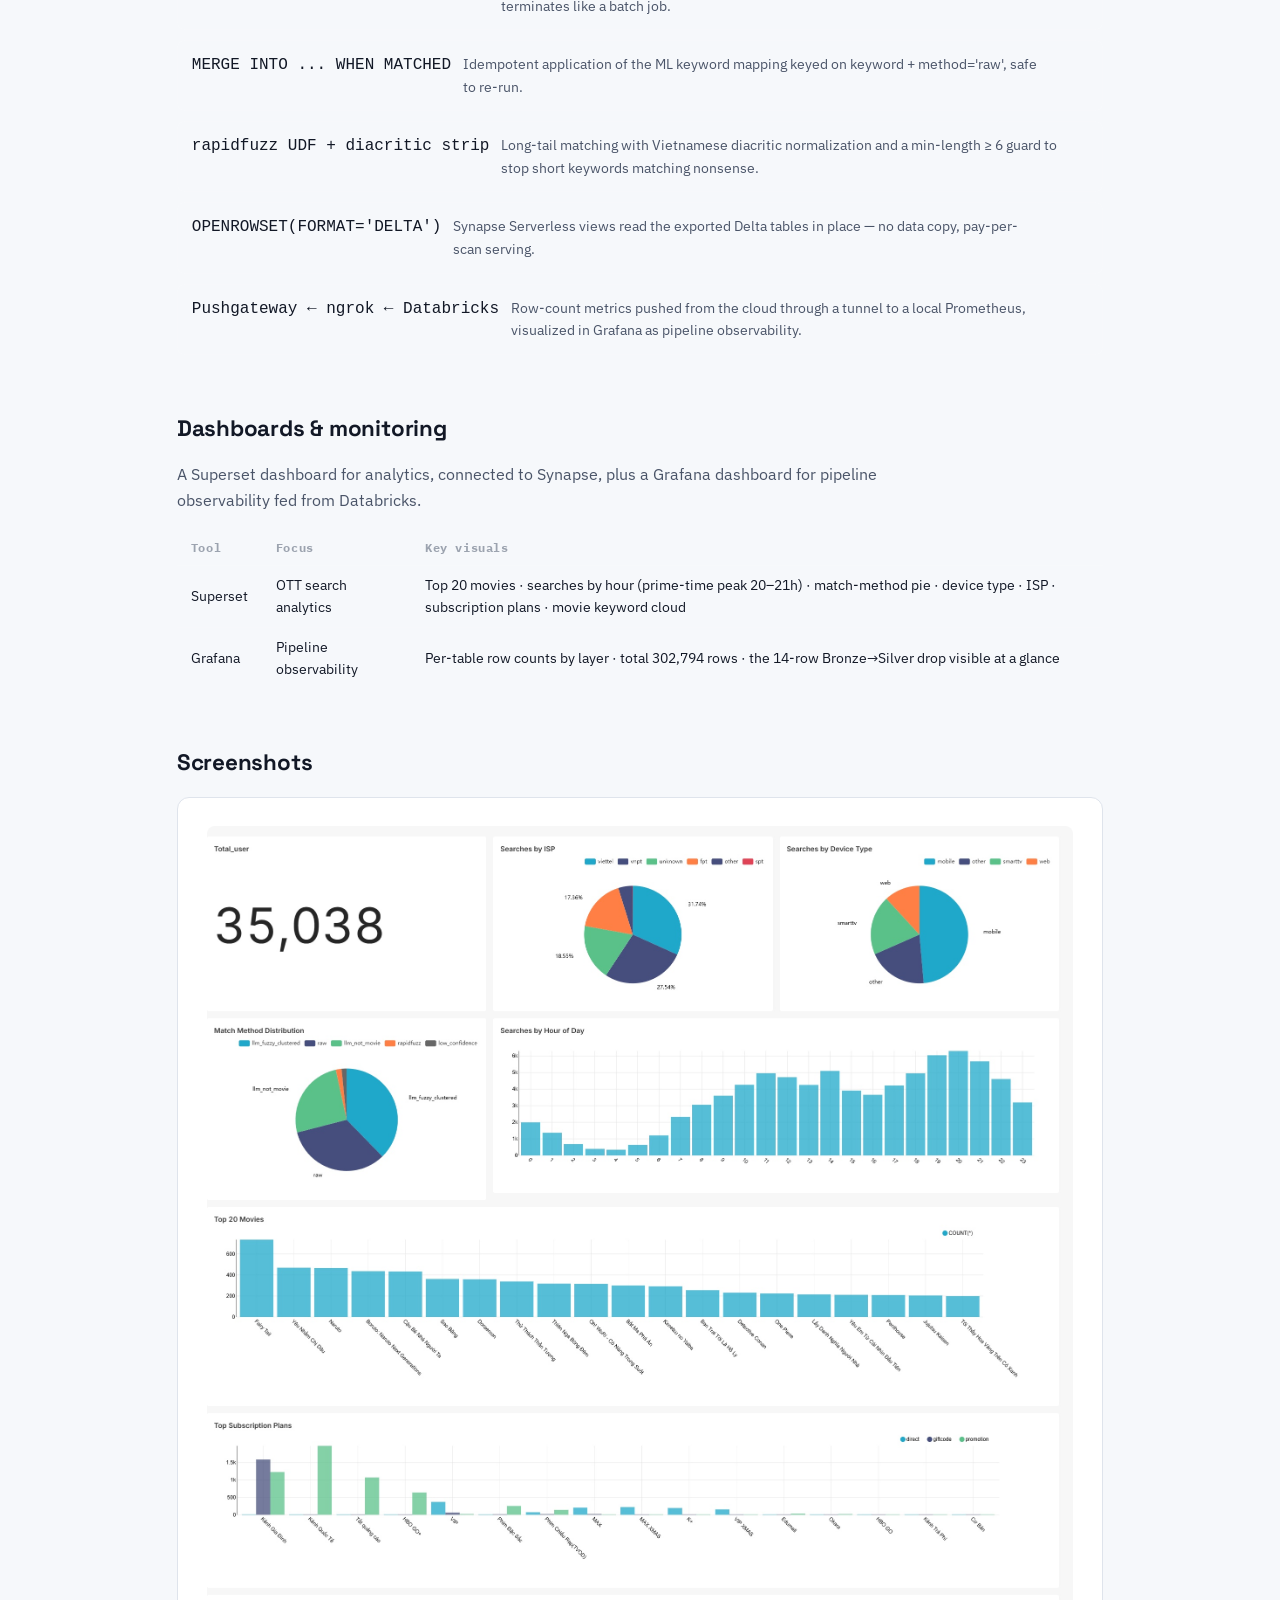
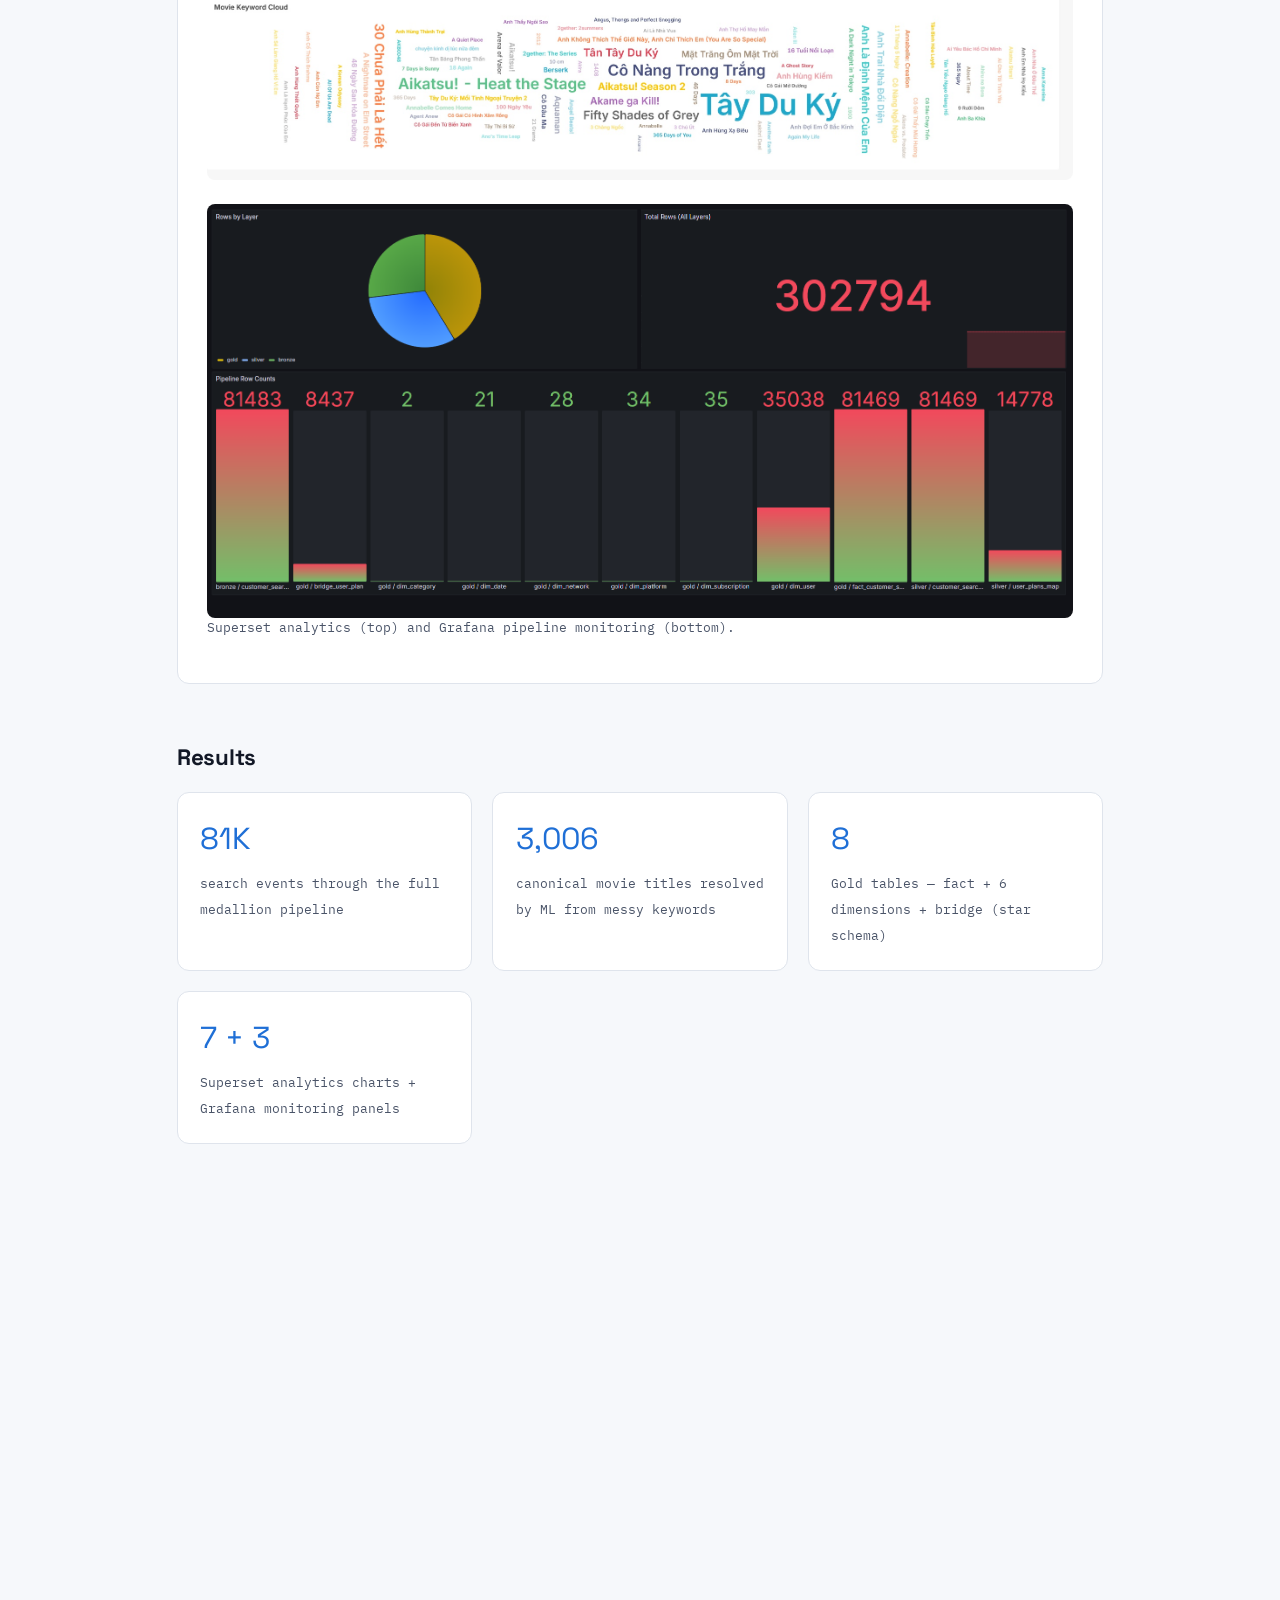
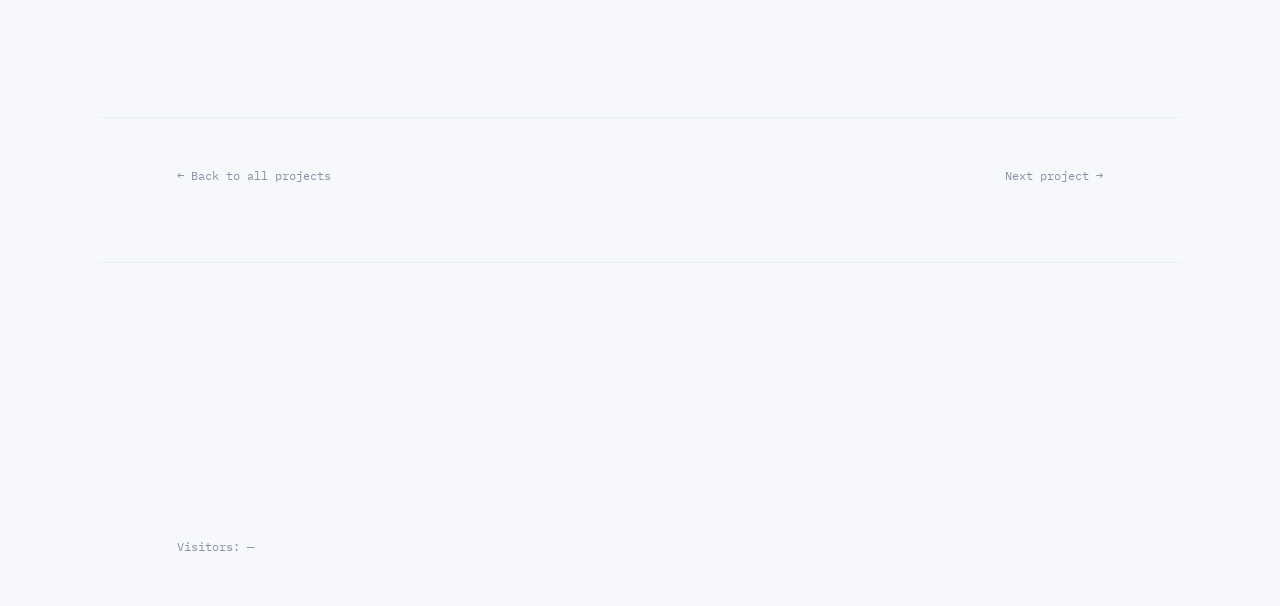
<file: frontend/projects/azure-lakehouse.html>
<!DOCTYPE html>
<html lang="en">
<head>
<meta charset="UTF-8">
<meta name="viewport" content="width=device-width, initial-scale=1.0, viewport-fit=cover">
<meta name="theme-color" content="#0c0e12">
<title>Azure Lakehouse Pipeline | Minh Nguyen</title>
<meta name="description" content="Case study: An Azure Delta Lakehouse (Bronze/Silver/Gold) on Databricks + Unity Catalog with Auto Loader ingestion, ML-based Vietnamese keyword normalization, a Synapse serving layer, Superset dashboards, and Grafana pipeline monitoring.">
<link rel="preconnect" href="https://fonts.googleapis.com">
<link rel="preconnect" href="https://fonts.gstatic.com" crossorigin>
<link href="https://fonts.googleapis.com/css2?family=Space+Grotesk:wght@500;600;700&family=IBM+Plex+Sans:wght@400;500;600&family=IBM+Plex+Mono:wght@400;500&display=swap" rel="stylesheet">
<link rel="stylesheet" href="../styles.css">
<script>
  (function () {
    try {
      var saved = localStorage.getItem("mn_theme");
      var theme = saved || (window.matchMedia && window.matchMedia("(prefers-color-scheme: light)").matches ? "light" : "dark");
      document.documentElement.setAttribute("data-theme", theme);
    } catch (e) {}
  })();
</script>
<style>
  /* ── Tech Stack Section ─────────────────────────────────────── */
  .techstack-grid {
    display: flex;
    flex-wrap: wrap;
    gap: 14px;
    margin-top: 20px;
  }

  .tech-card {
    display: flex;
    flex-direction: column;
    align-items: center;
    gap: 8px;
    padding: 14px 18px;
    border-radius: 10px;
    background: var(--surface, rgba(255,255,255,0.04));
    border: 1px solid var(--border, rgba(255,255,255,0.08));
    transition: border-color 0.2s, transform 0.2s;
    min-width: 80px;
  }

  .tech-card:hover {
    border-color: var(--accent, #7c6ef7);
    transform: translateY(-2px);
  }

  .tech-card img {
    width: 36px;
    height: 36px;
    object-fit: contain;
    background: transparent;
    border-radius: 4px;
  }

  .tech-card span {
    font-family: 'IBM Plex Mono', monospace;
    font-size: 0.72rem;
    color: var(--text-muted, #9ca3af);
    text-align: center;
    white-space: nowrap;
  }

  [data-theme="light"] .tech-card img.invert-light {
    filter: invert(1);
  }

  /* ── Segment Table ──────────────────────────────────────────── */
  .segment-table {
    width: 100%;
    border-collapse: collapse;
    margin-top: 16px;
    font-size: 0.88rem;
  }

  .segment-table th {
    background: var(--surface, rgba(255,255,255,0.04));
    color: var(--text-muted, #9ca3af);
    padding: 8px 14px;
    text-align: left;
    font-family: 'IBM Plex Mono', monospace;
    font-size: 0.75rem;
    letter-spacing: 0.05em;
    border-bottom: 1px solid var(--border, rgba(255,255,255,0.08));
  }

  .segment-table td {
    padding: 8px 14px;
    border-bottom: 1px solid var(--border, rgba(255,255,255,0.05));
    vertical-align: middle;
  }

  .segment-table tr:last-child td {
    border-bottom: none;
  }

  .seg-badge {
    display: inline-block;
    padding: 2px 10px;
    border-radius: 20px;
    font-size: 0.75rem;
    font-weight: 600;
    white-space: nowrap;
  }

  .seg-green  { background: rgba(134,239,172,0.12); color: #86efac; }
  .seg-blue   { background: rgba(125,211,252,0.12); color: #7dd3fc; }
  .seg-yellow { background: rgba(253,224,71,0.12);  color: #fde047; }
  .seg-orange { background: rgba(251,146,60,0.12);  color: #fb923c; }
  .seg-red    { background: rgba(248,113,113,0.12); color: #f87171; }
  .seg-gray   { background: rgba(148,163,184,0.12); color: #94a3b8; }
  .seg-purple { background: rgba(167,139,250,0.14); color: #a78bfa; }

  /* ── Error Cards ────────────────────────────────────────────── */
  .error-cards {
    display: flex;
    flex-direction: column;
    gap: 12px;
    margin-top: 16px;
  }

  .error-card {
    border-radius: 8px;
    padding: 14px 16px;
    border-left: 3px solid;
  }

  .error-card.red   { border-color: #f87171; background: rgba(248,113,113,0.05); }
  .error-card.green { border-color: #34d399; background: rgba(52,211,153,0.05); }

  .error-card .err-title {
    font-family: 'IBM Plex Mono', monospace;
    font-size: 0.78rem;
    margin-bottom: 4px;
  }

  .error-card.red   .err-title { color: #f87171; }
  .error-card.green .err-title { color: #34d399; }

  .error-card p {
    font-size: 0.88rem;
    margin: 0;
  }

  /* ── Technique Pills ─────────────────────────────────────────── */
  .technique-list {
    display: flex;
    flex-direction: column;
    gap: 10px;
    margin-top: 16px;
  }

  .technique-item {
    display: flex;
    align-items: flex-start;
    gap: 12px;
    padding: 12px 14px;
    background: var(--surface, rgba(255,255,255,0.04));
    border: 1px solid var(--border, rgba(255,255,255,0.08));
    border-radius: 8px;
  }

  .technique-item code {
    white-space: nowrap;
    flex-shrink: 0;
  }

  .technique-item p {
    margin: 0;
    font-size: 0.88rem;
  }
</style>
</head>
<body>
<a class="skip-link" href="#main">Skip to content</a>

<header class="nav" id="top">
  <div class="nav-inner">
    <a href="../index.html#top" class="nav-logo"><span class="accent">Minh Nguyen</span></a>
    <button class="nav-toggle" id="navToggle" aria-expanded="false" aria-controls="navMenu" aria-label="Toggle navigation">
      <span></span><span></span><span></span>
    </button>
    <nav id="navMenu" class="nav-menu">
      <a href="../index.html#projects" data-i18n="nav.projects">Projects</a>
      <a href="../index.html#skills" data-i18n="nav.skills">Skills</a>
      <a href="../index.html#resume" data-i18n="nav.resume">Resume</a>
      <a href="../index.html#blog" data-i18n="nav.writing">Writing</a>
      <a href="../index.html#contact" class="nav-cta" data-i18n="nav.contact">Contact</a>
    </nav>
    <button class="lang-toggle" id="langToggle" type="button" aria-label="Switch language">
      <span class="lang-en">EN</span><span class="lang-sep">|</span><span class="lang-vi">VI</span>
    </button>
    <button class="theme-toggle" id="themeToggle" type="button" aria-label="Switch to light theme" title="Toggle theme">
      <svg class="icon-moon" viewBox="0 0 24 24" width="18" height="18" aria-hidden="true"><path fill="currentColor" d="M12.1 2.2A9.8 9.8 0 0 0 12 22a9.8 9.8 0 0 0 9.8-7.1 7.8 7.8 0 0 1-9.7-12.7Z"/></svg>
      <svg class="icon-sun" viewBox="0 0 24 24" width="18" height="18" aria-hidden="true"><g fill="none" stroke="currentColor" stroke-width="2" stroke-linecap="round"><circle cx="12" cy="12" r="4"/><path d="M12 2v2M12 20v2M2 12h2M20 12h2M5 5l1.5 1.5M17.5 17.5L19 19M19 5l-1.5 1.5M6.5 17.5L5 19"/></g></svg>
    </button>
  </div>
</header>

<main id="main">

  <section class="project-hero">
    <p class="breadcrumb"><a href="../index.html#projects" data-i18n="nav.projects">Projects</a> / <span data-i18n="azure.crumb">Azure Lakehouse Pipeline</span></p>
    <span class="idx reveal">[6]</span>
    <h1 class="reveal" data-i18n-html="azure.title">Azure Lakehouse<br>Data Pipeline</h1>
    <p class="summary reveal" data-i18n="azure.summary">An end-to-end Azure lakehouse turning 81K raw FPT Play OTT search-log records into a star-schema warehouse — with Auto Loader incremental ingestion, ML-based Vietnamese keyword normalization, a Synapse serving layer, Superset dashboards, and Grafana pipeline monitoring.</p>

    <ul class="project-meta reveal">
      <li>Azure Databricks</li><li>Delta Lake</li><li>Unity Catalog</li><li>Auto Loader</li><li>Synapse Serverless</li><li>Superset</li><li>Grafana</li><li>PySpark</li>
    </ul>

    <div class="project-actions reveal">
      <a href="https://github.com/MinhNguyen2306" class="btn btn-primary" target="_blank" rel="noopener" data-i18n="azure.github">View on GitHub →</a>
      <a href="../index.html#projects" class="btn btn-ghost" data-i18n="azure.back">← Back to projects</a>
    </div>
  </section>

  <div class="project-body">

    <!-- ── Tech Stack ──────────────────────────────────────────── -->
    <section class="project-section reveal">
      <h2 data-i18n="azure.techH">Tech stack</h2>
      <div class="techstack-grid">
        <div class="tech-card">
          <img src="../assets/icons/azure.svg.webp" alt="Microsoft Azure">
          <span>Azure</span>
        </div>
        <div class="tech-card">
          <img src="../assets/icons/databricks.svg" alt="Azure Databricks">
          <span>Databricks</span>
        </div>
        <div class="tech-card">
          <img src="../assets/icons/delta.svg" alt="Delta Lake">
          <span>Delta Lake</span>
        </div>
        <div class="tech-card">
          <img src="../assets/icons/synapse.svg" alt="Azure Synapse">
          <span>Synapse</span>
        </div>
        <div class="tech-card">
          <img src="../assets/icons/Superset.svg.webp" alt="Apache Superset">
          <span>Superset</span>
        </div>
        <div class="tech-card">
          <img src="../assets/icons/grafana.svg" alt="Grafana">
          <span>Grafana</span>
        </div>
        <div class="tech-card">
          <img src="../assets/icons/prometheus.svg.webp" alt="Prometheus">
          <span>Prometheus</span>
        </div>
        <div class="tech-card">
          <img src="../assets/icons/docker.svg" alt="Docker">
          <span>Docker</span>
        </div>
        <div class="tech-card">
          <img src="../assets/icons/python.svg" alt="Python">
          <span>Python</span>
        </div>
      </div>
    </section>

    <!-- ── The problem ─────────────────────────────────────────── -->
    <section class="project-section reveal">
      <h2 data-i18n="azure.problemH">The problem</h2>
      <p data-i18n="azure.problemP1">FPT Play produces raw OTT search logs — each event a user_id × keyword × platform × network × subscription record. The keywords are messy: typos, missing Vietnamese diacritics, and noise ("doremon", "nguoi nhen", "one pice"), making it impossible to answer "which titles are actually being searched for?" without cleaning them first.</p>
      <p style="margin-top:12px" data-i18n="azure.problemP2">The goal: port an AWS lakehouse design to Azure, build an incremental Bronze → Silver → Gold pipeline, normalize search keywords to canonical movie titles with ML, and serve analytics through a warehouse and BI dashboards — with pipeline observability on top.</p>

      <div class="shot-frame" style="margin-top:20px">
        <img src="../project/diagram.png" alt="Architecture diagram of the Azure lakehouse — ADLS Gen2, Databricks with Auto Loader, Unity Catalog, Delta medallion layers, Synapse Serverless serving, plus a local Docker stack for Superset and Grafana/Prometheus monitoring" loading="lazy">
        <p class="shot-caption" data-i18n="azure.archShotCap">System architecture — Azure cloud pipeline plus the local Docker analytics &amp; monitoring stack.</p>
      </div>

      <div class="shot-frame" style="margin-top:20px">
        <img src="../project/detail.png" alt="Detailed medallion data-flow — raw Parquet through Bronze customer_search, Silver customer_search_keynormalize and user_plans_map, into a Gold star schema with fact_customer_search and its dimensions" loading="lazy">
        <p class="shot-caption" data-i18n="azure.archShotCap2">Detailed medallion flow, ending in the Gold star schema.</p>
      </div>
    </section>

    <!-- ── Data model ──────────────────────────────────────────── -->
    <section class="project-section reveal">
      <h2 data-i18n="azure.dataH">Data model</h2>
      <p data-i18n="azure.dataP1">81K search events land as Parquet in ADLS Gen2 and flow through three Delta Lake layers — Bronze, Silver, Gold — governed by Unity Catalog. Gold is exported to a plain ADLS path and served by Synapse Serverless SQL for BI.</p>

      <div class="shot-frame" style="margin-top:20px">
        <img src="../project/pipeline.png" alt="Databricks Job run — lakehouse_pipeline with four chained tasks (bronze_ingest, silver_ingest, gold_build, push_metrics) all succeeded in 7m 33s on a single-node cluster" loading="lazy">
        <p class="shot-caption" data-i18n="azure.jobShotCap">The lakehouse_pipeline Databricks Job — four chained notebook tasks, fired on file arrival, all green.</p>
      </div>

      <table class="segment-table" style="margin-top:20px">
        <tr>
          <th data-i18n="azure.th.table">Table</th>
          <th data-i18n="azure.th.rows">Rows</th>
          <th data-i18n="azure.th.desc">Description</th>
          <th data-i18n="azure.th.type">Layer</th>
        </tr>
        <tr>
          <td><code>bronze.customer_search</code></td>
          <td>81,483</td>
          <td data-i18n="azure.row.bronze">Raw search events, Auto Loader incremental append, minimal typing</td>
          <td><span class="seg-badge seg-orange">Bronze</span></td>
        </tr>
        <tr>
          <td><code>silver.customer_search_keynormalize</code></td>
          <td>81,469</td>
          <td data-i18n="azure.row.silver1">Cleaned dates &amp; fields, keywords normalized to canonical titles via ML MERGE</td>
          <td><span class="seg-badge seg-gray">Silver</span></td>
        </tr>
        <tr>
          <td><code>silver.user_plans_map</code></td>
          <td>14,778</td>
          <td data-i18n="azure.row.silver2">Exploded userPlansMap array into plan_name / plan_source rows</td>
          <td><span class="seg-badge seg-gray">Silver</span></td>
        </tr>
        <tr>
          <td><code>gold.fact_customer_search</code></td>
          <td>81,469</td>
          <td data-i18n="azure.row.fact">Central fact — surrogate keys to 5 dimensions, plus hour_of_day</td>
          <td><span class="seg-badge seg-yellow">Gold</span></td>
        </tr>
        <tr>
          <td><code>gold.bridge_user_plan</code></td>
          <td>8,437</td>
          <td data-i18n="azure.row.bridge">Resolves the many-to-many between users and subscriptions</td>
          <td><span class="seg-badge seg-yellow">Gold</span></td>
        </tr>
        <tr>
          <td><code>gold_export/ + Synapse views</code></td>
          <td>—</td>
          <td data-i18n="azure.row.serving">Plain Delta export queried in place by Synapse OPENROWSET, read by Superset</td>
          <td><span class="seg-badge seg-green">Serving</span></td>
        </tr>
      </table>

      <p style="margin-top:12px; font-size:0.82rem; color:var(--text-muted,#9ca3af)" data-i18n="azure.dimsNote">Plus six dimensions — dim_date, dim_platform, dim_category, dim_network, dim_user (SCD Type 1), and dim_subscription — completing the star schema.</p>

      <h3 style="margin-top:28px; margin-bottom:8px; font-size:0.95rem" data-i18n="azure.sampleH">What the data actually looks like at each step</h3>

      <p style="margin-top:16px; font-size:0.85rem; color:var(--text-muted,#9ca3af)"><span class="seg-badge seg-blue">Raw → Bronze</span> <span data-i18n="azure.sample1Cap">Ingested as-is; only datetime typed (two locale formats reconciled)</span></p>
      <table class="segment-table" style="margin-top:8px; font-size:0.8rem">
        <tr><th>keyword</th><th>platform</th><th>networkType</th><th>proxy_isp</th><th>action</th></tr>
        <tr><td>doremon</td><td>smarttv-sony-android</td><td>wifi</td><td>fpt</td><td>search</td></tr>
        <tr><td>lưu ly mỹ nhân sát</td><td>ios</td><td>WIFI</td><td>vnpt</td><td>search</td></tr>
        <tr><td>one pice</td><td>android</td><td>wifi</td><td>viettel</td><td>search</td></tr>
      </table>

      <p style="margin-top:20px; font-size:0.85rem; color:var(--text-muted,#9ca3af)"><span class="seg-badge seg-gray">Bronze → Silver</span> <span data-i18n="azure.sample2Cap">Keyword normalized to canonical title with a match method &amp; confidence</span></p>
      <table class="segment-table" style="margin-top:8px; font-size:0.8rem">
        <tr><th>keyword</th><th>keyword_normalized</th><th>_kw_match_score</th><th>_kw_match_method</th></tr>
        <tr><td>doremon</td><td>Doraemon</td><td>1.0</td><td>llm_fuzzy_clustered</td></tr>
        <tr><td>one pice</td><td>One Piece</td><td>0.95</td><td>llm_fuzzy_clustered</td></tr>
        <tr><td>vượt bguc</td><td>Vượt Ngục</td><td>0.89</td><td>rapidfuzz</td></tr>
      </table>

      <p style="margin-top:20px; font-size:0.85rem; color:var(--text-muted,#9ca3af)"><span class="seg-badge seg-yellow">Silver → Gold</span> <span data-i18n="azure.sample3Cap">Facts join surrogate keys; dimensions carry descriptive attributes</span></p>
      <table class="segment-table" style="margin-top:8px; font-size:0.8rem">
        <tr><th>eventID</th><th>date_key</th><th>hour_of_day</th><th>platform_key</th><th>keyword_normalized</th></tr>
        <tr><td>0afcf316…</td><td>20220602</td><td>17</td><td>21</td><td>Doraemon</td></tr>
        <tr><td>e3f53aef…</td><td>20220602</td><td>14</td><td>8</td><td>One Piece</td></tr>
      </table>

      <h3 style="margin-top:28px; margin-bottom:8px; font-size:0.95rem" data-i18n="azure.fkH">Data-quality challenges encountered</h3>
      <div class="error-cards">
        <div class="error-card red">
          <p class="err-title">Cast to TIMESTAMP failed — two datetime formats in one column</p>
          <p><span data-i18n="azure.fk1a">The source mixed 24-hour strings with Vietnamese-locale 12-hour values carrying</span> <code>SA</code>/<code>CH</code> <span data-i18n="azure.fk1b">(AM/PM) suffixes. Fixed by regexp-substituting the suffixes then</span> <code>coalesce(try_to_timestamp(24h), try_to_timestamp(12h))</code>.</p>
        </div>
        <div class="error-card red">
          <p class="err-title">Timestamps in year 2565 — Buddhist-Era calendar</p>
          <p><span data-i18n="azure.fk2a">108 rows landed 543 years in the future (Thai BE calendar). Corrected with</span> <code>add_months(-543*12)</code> <span data-i18n="azure.fk2b">in Silver; 14 truly unparseable rows are dropped and show as the Bronze→Silver delta on the Grafana dashboard.</span></p>
        </div>
        <div class="error-card red">
          <p class="err-title">Vietnamese rendered as "?" in Superset</p>
          <p><span data-i18n="azure.fk3a">Hours were spent chasing a pymssql/FreeTDS driver bug. The real cause: Synapse's default</span> <code>CP1252</code> <span data-i18n="azure.fk3b">collation can't hold characters like ầ/ồ/ữ. Fixed with</span> <code>ALTER DATABASE gold_db COLLATE Latin1_General_100_BIN2_UTF8</code>.</p>
        </div>
      </div>
    </section>

    <!-- ── ML normalization ────────────────────────────────────── -->
    <section class="project-section reveal">
      <h2 data-i18n="azure.mlH">ML keyword normalization</h2>
      <p data-i18n="azure.mlP">The core challenge: map messy search keywords to canonical movie titles. A local LLM classifies high-frequency keywords, then fuzzy matching handles the long tail — all applied to Silver via an idempotent MERGE.</p>

      <ul style="margin-top:12px">
        <li><strong data-i18n="azure.ml1l">Pareto scoping</strong> — <span data-i18n="azure.ml1">keywords with freq ≥ 2 (7,646 unique) cover ~72% of traffic; the 21K freq=1 long-tail is handled with cheap fuzzy matching instead of the LLM</span></li>
        <li><strong data-i18n="azure.ml2l">Local LLM</strong> — <span data-i18n="azure.ml2">Qwen2.5-14B via LM Studio (JSON-schema output, 4 worker threads) labels each keyword: movie or not, canonical title, confidence</span></li>
        <li><strong data-i18n="azure.ml3l">Confidence calibration</strong> — <span data-i18n="azure.ml3">a hand-reviewed sample showed the model is not well-calibrated (weighted fit R²=0.405); accuracy at conf 0.85 was 17.4% vs 65.3% at ≥0.95, so only ≥0.95 mappings are trusted</span></li>
        <li><strong data-i18n="azure.ml4l">Fuzzy clustering</strong> — <span data-i18n="azure.ml4">rapidfuzz (threshold 92, sequel-protection rules) merges near-duplicate titles: 3,173 → 3,006</span></li>
      </ul>

      <table class="segment-table" style="margin-top:20px">
        <tr><th data-i18n="azure.th.method">Match method</th><th data-i18n="azure.th.rows2">Rows</th><th data-i18n="azure.th.meaning">Meaning</th></tr>
        <tr><td><span class="seg-badge seg-green">llm_fuzzy_clustered</span></td><td>30,703</td><td data-i18n="azure.mm1">LLM-confirmed movie, conf ≥ 0.95, clustered</td></tr>
        <tr><td><span class="seg-badge seg-blue">rapidfuzz</span></td><td>~1,445</td><td data-i18n="azure.mm2">Long-tail fuzzy-matched to a confirmed title</td></tr>
        <tr><td><span class="seg-badge seg-gray">llm_not_movie</span></td><td>20,867</td><td data-i18n="azure.mm3">Not a movie title — channels, apps, noise</td></tr>
        <tr><td><span class="seg-badge seg-orange">low_confidence</span></td><td>1,292</td><td data-i18n="azure.mm4">Suspected movie, conf &lt; 0.95 — kept raw</td></tr>
        <tr><td><span class="seg-badge seg-purple">raw</span></td><td>27,162</td><td data-i18n="azure.mm5">Remaining long-tail, left as-is (demo scope)</td></tr>
      </table>

      <p style="margin-top:14px; font-size:0.88rem; font-style:italic; color:var(--text-muted,#9ca3af)" data-i18n="azure.mlNote">Raw LLM accuracy was only 40.4% — the honest number is what drove the strict 0.95 threshold instead of blindly trusting model confidence.</p>
    </section>

    <!-- ── Approach ────────────────────────────────────────────── -->
    <section class="project-section reveal">
      <h2 data-i18n="azure.approachH">Approach</h2>
      <p data-i18n="azure.appP">Five notebooks move data one layer at a time, wired into a Databricks Job that fires on file arrival. Transforms run in PySpark; Unity Catalog governs access; Auto Loader handles incremental ingestion.</p>

      <h3 style="margin-top:20px; margin-bottom:8px; font-size:0.95rem" data-i18n="azure.step1H">Step 1 — Incremental ingest (Auto Loader)</h3>
      <p><span data-i18n="azure.step1a">Bronze uses</span> <code>cloudFiles</code> <span data-i18n="azure.step1b">with</span> <code>trigger(availableNow=True)</code><span data-i18n="azure.step1c">. A checkpoint tracks which files were processed, so only new files are read and re-running the notebook never duplicates rows — batch economics with streaming plumbing.</span></p>
      <ul style="margin-top:8px">
        <li><strong data-i18n="azure.m1l">Exactly-once</strong> — <span data-i18n="azure.m1">the checkpoint guarantees each file is ingested once, no manual offset tracking</span></li>
        <li><strong data-i18n="azure.m2l">No small-files problem</strong> — <span data-i18n="azure.m2">Spark controls output file sizes rather than hand-chunking rows into tiny Parquet files</span></li>
        <li><strong data-i18n="azure.m3l">Event-driven</strong> — <span data-i18n="azure.m3">a Databricks Job with a file-arrival trigger runs the whole chain when a new batch lands</span></li>
      </ul>

      <h3 style="margin-top:24px; margin-bottom:8px; font-size:0.95rem" data-i18n="azure.step2H">Step 2 — Transform, normalize &amp; model</h3>
      <p><span data-i18n="azure.step2a">Silver fixes calendars/locales, lowercases fields, and applies the ML mapping via</span> <code>MERGE</code><span data-i18n="azure.step2b">. Gold builds a star schema: a central fact plus six dimensions and a bridge table for the user↔subscription many-to-many.</span></p>

      <table class="segment-table" style="margin-top:16px">
        <tr><th data-i18n="azure.th.rel">Relationship</th><th data-i18n="azure.th.how">How it's modeled</th></tr>
        <tr><td><span class="seg-badge seg-green">fact → 5 dims</span></td><td data-i18n="azure.rel1">date / platform / category / network / user joined by surrogate keys</td></tr>
        <tr><td><span class="seg-badge seg-blue">user ↔ subscription</span></td><td data-i18n="azure.rel2">many-to-many resolved through bridge_user_plan (not joined straight to the fact)</td></tr>
        <tr><td><span class="seg-badge seg-orange">dim_user</span></td><td><code>SCD Type 1</code> <span data-i18n="azure.rel3">— dataset spans 3 days; Type 2 is the documented evolution path</span></td></tr>
      </table>

      <h3 style="margin-top:24px; margin-bottom:12px; font-size:0.95rem" data-i18n="azure.ucH">Where Unity Catalog &amp; Synapse fit in</h3>
      <p><span data-i18n="azure.ucP1">Unity Catalog</span> <strong data-i18n="azure.ucBold">is not on the data path</strong><span data-i18n="azure.ucP1b">. Delta files live on ADLS Gen2; Unity Catalog is the governance layer that tracks each table's location, schema, and access via a Managed Identity. Synapse Serverless holds no data either — it queries the exported Delta files in place through OPENROWSET, billed per TB scanned, keeping BI queries off the pipeline's compute.</span></p>
      <p style="margin-top:10px; font-size:0.88rem; font-style:italic; color:var(--text-muted,#9ca3af)" data-i18n="azure.ucAnalogy">📚 ADLS is the bookshelf holding the actual files; Unity Catalog is the card catalog; Synapse is a reading desk that opens the books in place without copying them.</p>

      <h3 style="margin-top:24px; margin-bottom:12px; font-size:0.95rem" data-i18n="azure.sqlH">Key techniques used</h3>
      <div class="technique-list">
        <div class="technique-item">
          <code>readStream.format("cloudFiles")</code>
          <p data-i18n="azure.sql1">Auto Loader with availableNow trigger — incremental, exactly-once file ingestion that terminates like a batch job.</p>
        </div>
        <div class="technique-item">
          <code>MERGE INTO ... WHEN MATCHED</code>
          <p data-i18n="azure.sql2">Idempotent application of the ML keyword mapping keyed on keyword + method='raw', safe to re-run.</p>
        </div>
        <div class="technique-item">
          <code>rapidfuzz UDF + diacritic strip</code>
          <p data-i18n="azure.sql3">Long-tail matching with Vietnamese diacritic normalization and a min-length ≥ 6 guard to stop short keywords matching nonsense.</p>
        </div>
        <div class="technique-item">
          <code>OPENROWSET(FORMAT='DELTA')</code>
          <p data-i18n="azure.sql4">Synapse Serverless views read the exported Delta tables in place — no data copy, pay-per-scan serving.</p>
        </div>
        <div class="technique-item">
          <code>Pushgateway ← ngrok ← Databricks</code>
          <p data-i18n="azure.sql5">Row-count metrics pushed from the cloud through a tunnel to a local Prometheus, visualized in Grafana as pipeline observability.</p>
        </div>
      </div>
    </section>

    <!-- ── Dashboards ──────────────────────────────────────────── -->
    <section class="project-section reveal">
      <h2 data-i18n="azure.dashH">Dashboards &amp; monitoring</h2>
      <p><span data-i18n="azure.dashPa">A Superset dashboard for analytics, connected to Synapse, plus a Grafana dashboard for pipeline observability fed from Databricks.</span></p>

      <table class="segment-table" style="margin-top:16px">
        <tr><th data-i18n="azure.th.tool">Tool</th><th data-i18n="azure.th.focus">Focus</th><th data-i18n="azure.th.visuals">Key visuals</th></tr>
        <tr>
          <td>Superset</td>
          <td data-i18n="azure.aud.bi">OTT search analytics</td>
          <td data-i18n="azure.vis1">Top 20 movies · searches by hour (prime-time peak 20–21h) · match-method pie · device type · ISP · subscription plans · movie keyword cloud</td>
        </tr>
        <tr>
          <td>Grafana</td>
          <td data-i18n="azure.aud.obs">Pipeline observability</td>
          <td data-i18n="azure.vis2">Per-table row counts by layer · total 302,794 rows · the 14-row Bronze→Silver drop visible at a glance</td>
        </tr>
      </table>
    </section>

    <!-- ── Screenshot ──────────────────────────────────────────── -->
    <section class="project-section reveal">
      <h2 data-i18n="azure.shotH">Screenshots</h2>
      <div class="shot-frame">
        <img src="../project/ott_search_analytics.jpg" alt="Superset OTT Search Analytics dashboard — top 20 movies, searches by hour, match method pie, device type, ISP, subscription plans, movie keyword cloud" loading="lazy">
        <div style="height:24px"></div>
        <img src="../project/grafana.png" alt="Grafana Lakehouse Pipeline Monitoring — per-table row counts, total rows, rows by layer" loading="lazy">
        <p class="shot-caption" data-i18n="azure.shotCap">Superset analytics (top) and Grafana pipeline monitoring (bottom).</p>
      </div>
    </section>

    <!-- ── Results ─────────────────────────────────────────────── -->
    <section class="project-section reveal">
      <h2 data-i18n="azure.resultsH">Results</h2>
      <div class="results-grid">
        <div class="result-stat">
          <span class="num">81K</span>
          <span class="label" data-i18n="azure.r1">search events through the full medallion pipeline</span>
        </div>
        <div class="result-stat">
          <span class="num">3,006</span>
          <span class="label" data-i18n="azure.r2">canonical movie titles resolved by ML from messy keywords</span>
        </div>
        <div class="result-stat">
          <span class="num">8</span>
          <span class="label" data-i18n="azure.r3">Gold tables — fact + 6 dimensions + bridge (star schema)</span>
        </div>
        <div class="result-stat">
          <span class="num">7 + 3</span>
          <span class="label" data-i18n="azure.r4">Superset analytics charts + Grafana monitoring panels</span>
        </div>
      </div>
    </section>

    <!-- ── What I'd do differently ─────────────────────────────── -->
    <section class="project-section reveal">
      <h2 data-i18n="azure.diffH">What I'd do differently</h2>
      <p data-i18n="azure.diffPa">Process the full long-tail — the demo ran rapidfuzz on 4K of the 27K remaining raw keywords; a complete pass would push normalization coverage well past 72%.</p>
      <p style="margin-top:12px"><span data-i18n="azure.diffP2a">Add a</span> <code>dim_movie</code> <span data-i18n="azure.diffP2b">dimension instead of keeping the normalized title as a degenerate attribute on the fact — cleaner for title-level slicing and future enrichment (genre, release year).</span></p>
      <p style="margin-top:12px" data-i18n="azure.diffP3">Replace the ngrok tunnel with a Pushgateway on Azure Container Instances inside the same VNet — the honest production answer to "how does a cloud job reach a home PC behind CGNAT."</p>
      <ul style="margin-top:8px">
        <li><strong data-i18n="azure.diff3l1">SCD Type 2 on dim_user</strong> — <span data-i18n="azure.diff3p1">once multi-week history exists, track profile changes over time instead of overwriting</span></li>
        <li><strong data-i18n="azure.diff3l2">Data-quality gates</strong> — <span data-i18n="azure.diff3p2">Delta constraints between layers with Grafana alerting when row counts drift unexpectedly</span></li>
        <li><strong data-i18n="azure.diff3l3">CI/CD for notebooks</strong> — <span data-i18n="azure.diff3p3">Databricks Asset Bundles; Terraform IaC is demonstrated in my separate CI/CD project</span></li>
      </ul>
    </section>

  </div>

  <nav class="project-nav">
    <a href="../index.html#projects" class="project-nav-link prev">
      <span class="dir" data-i18n="cs.navBack">← Back to all projects</span>
    </a>
    <a href="../index.html#projects" class="project-nav-link next">
      <span class="dir" data-i18n="cs.navNext">Next project →</span>
    </a>
  </nav>

</main>

<footer class="footer" id="contact">
  <div class="footer-inner">
    <div class="footer-text reveal">
      <h2 data-i18n="footer.title">Let's talk</h2>
      <p data-i18n="footer.sub">Open to data engineering and analytics roles.</p>
      <a class="footer-email" href="mailto:ndminh206@gmail.com">ndminh206@gmail.com</a>
    </div>
    <div class="footer-links reveal">
      <a href="https://github.com/example" target="_blank" rel="noopener">GitHub</a>
      <a href="https://linkedin.com/in/example" target="_blank" rel="noopener">LinkedIn</a>
    </div>
  </div>
  <p class="visitor-count"><span data-i18n="footer.visitors">Visitors:</span> <span id="visitorCount">—</span></p>
</footer>

<script src="../script.js"></script>
<script data-goatcounter="https://minhnguyen.goatcounter.com/count"
        async src="//gc.zgo.at/count.js"></script>
</body>
</html>
</file>
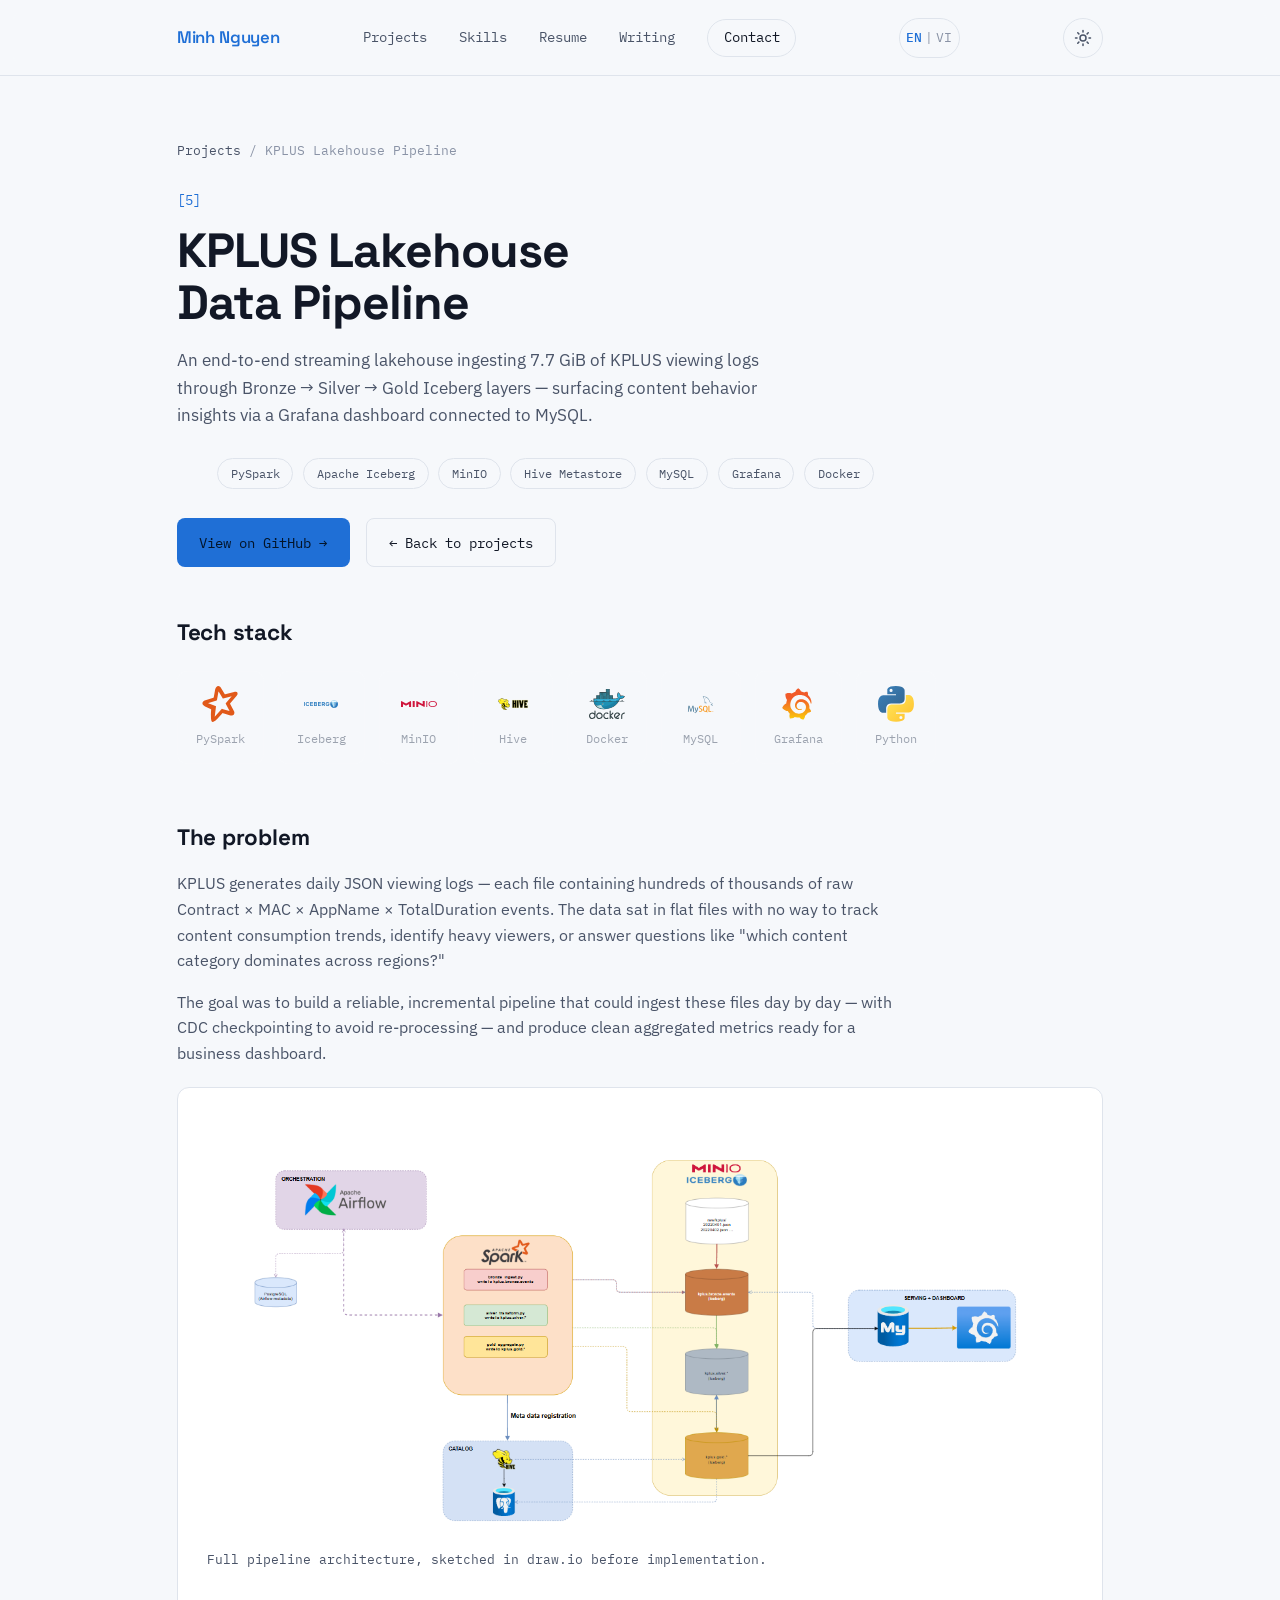
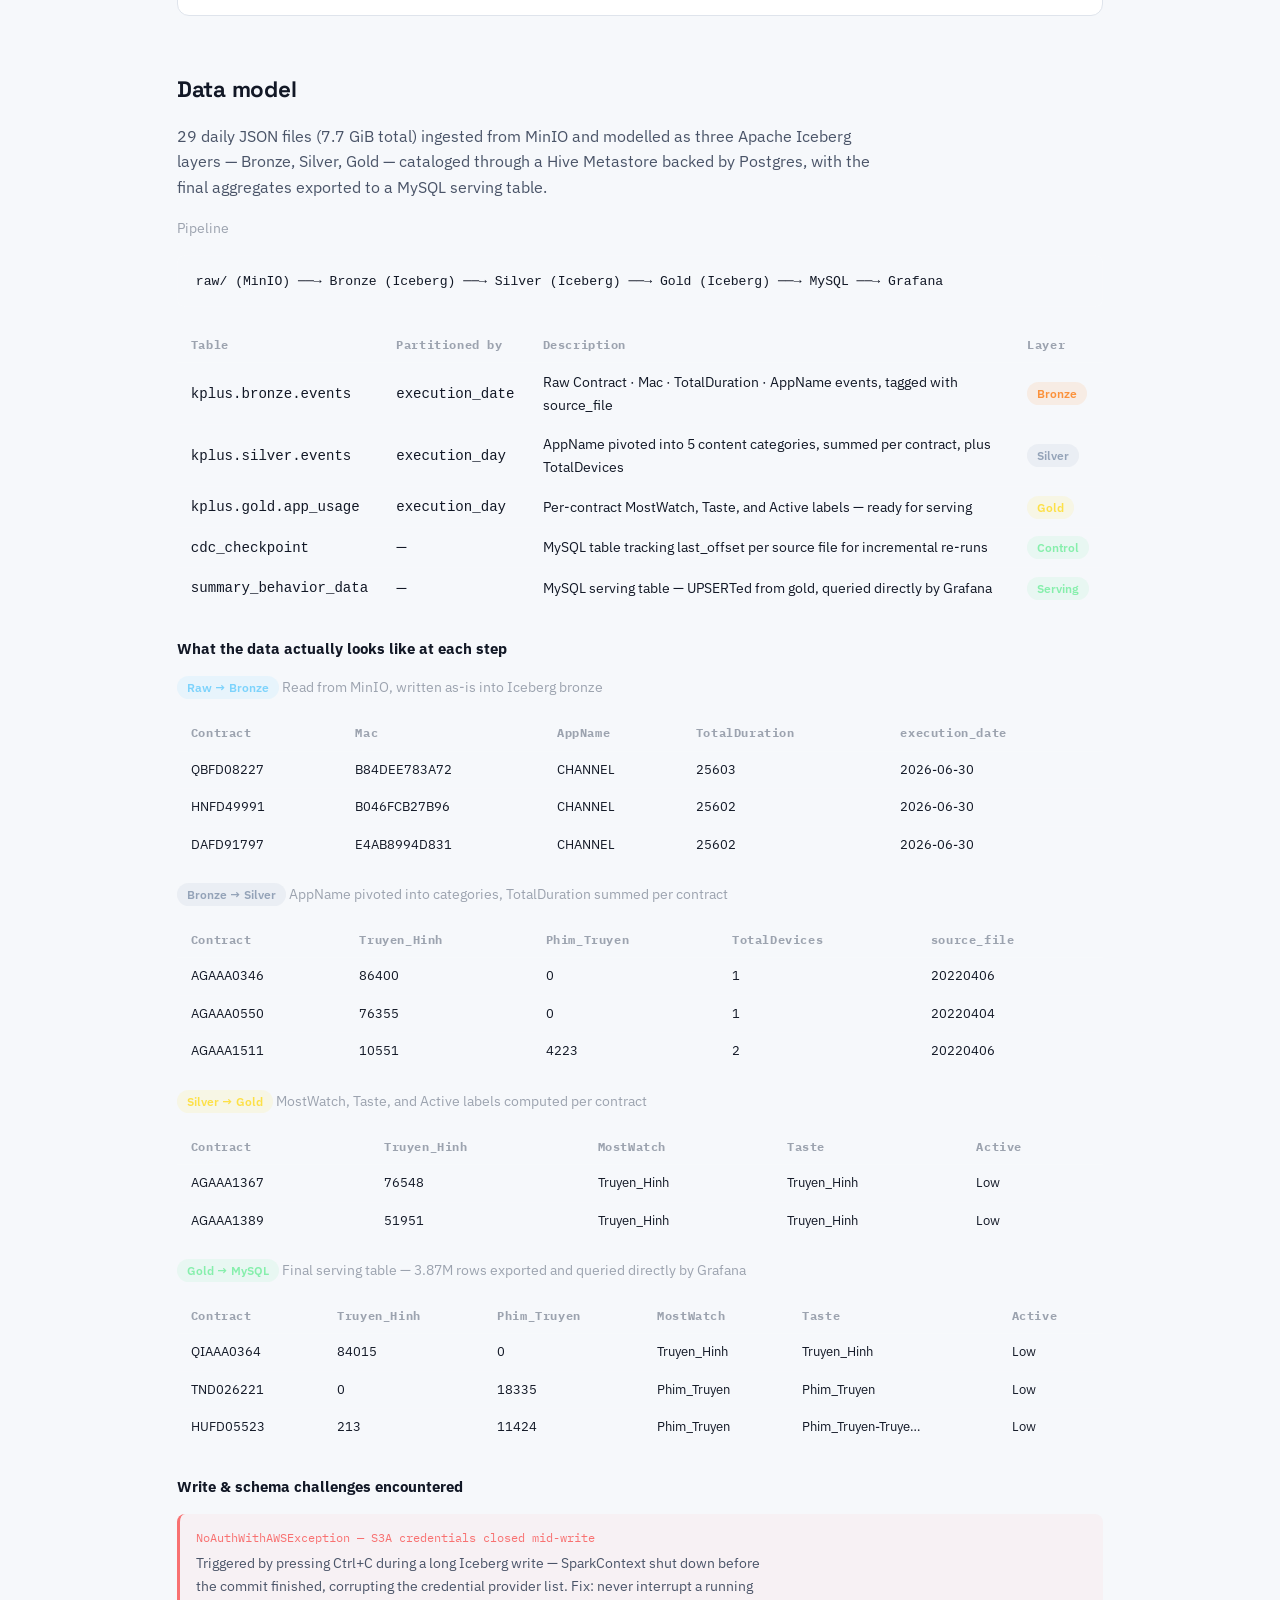
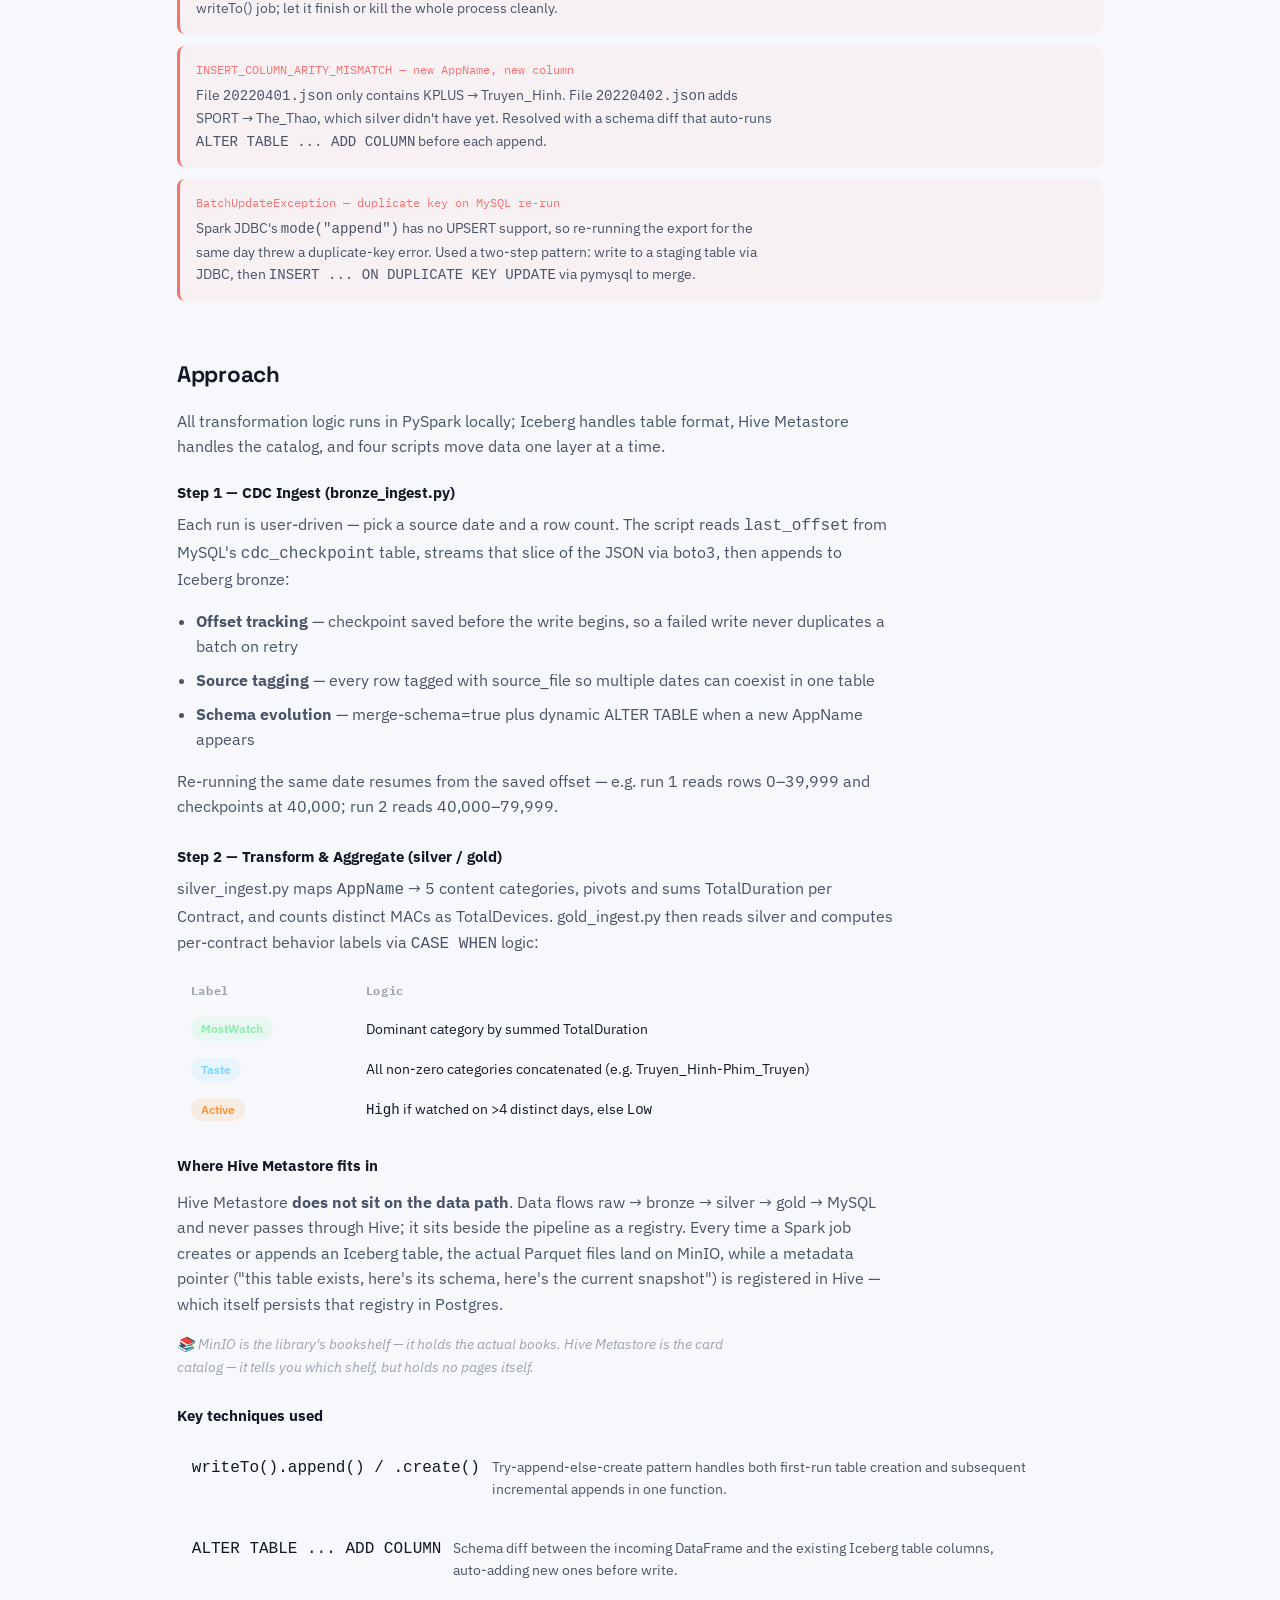
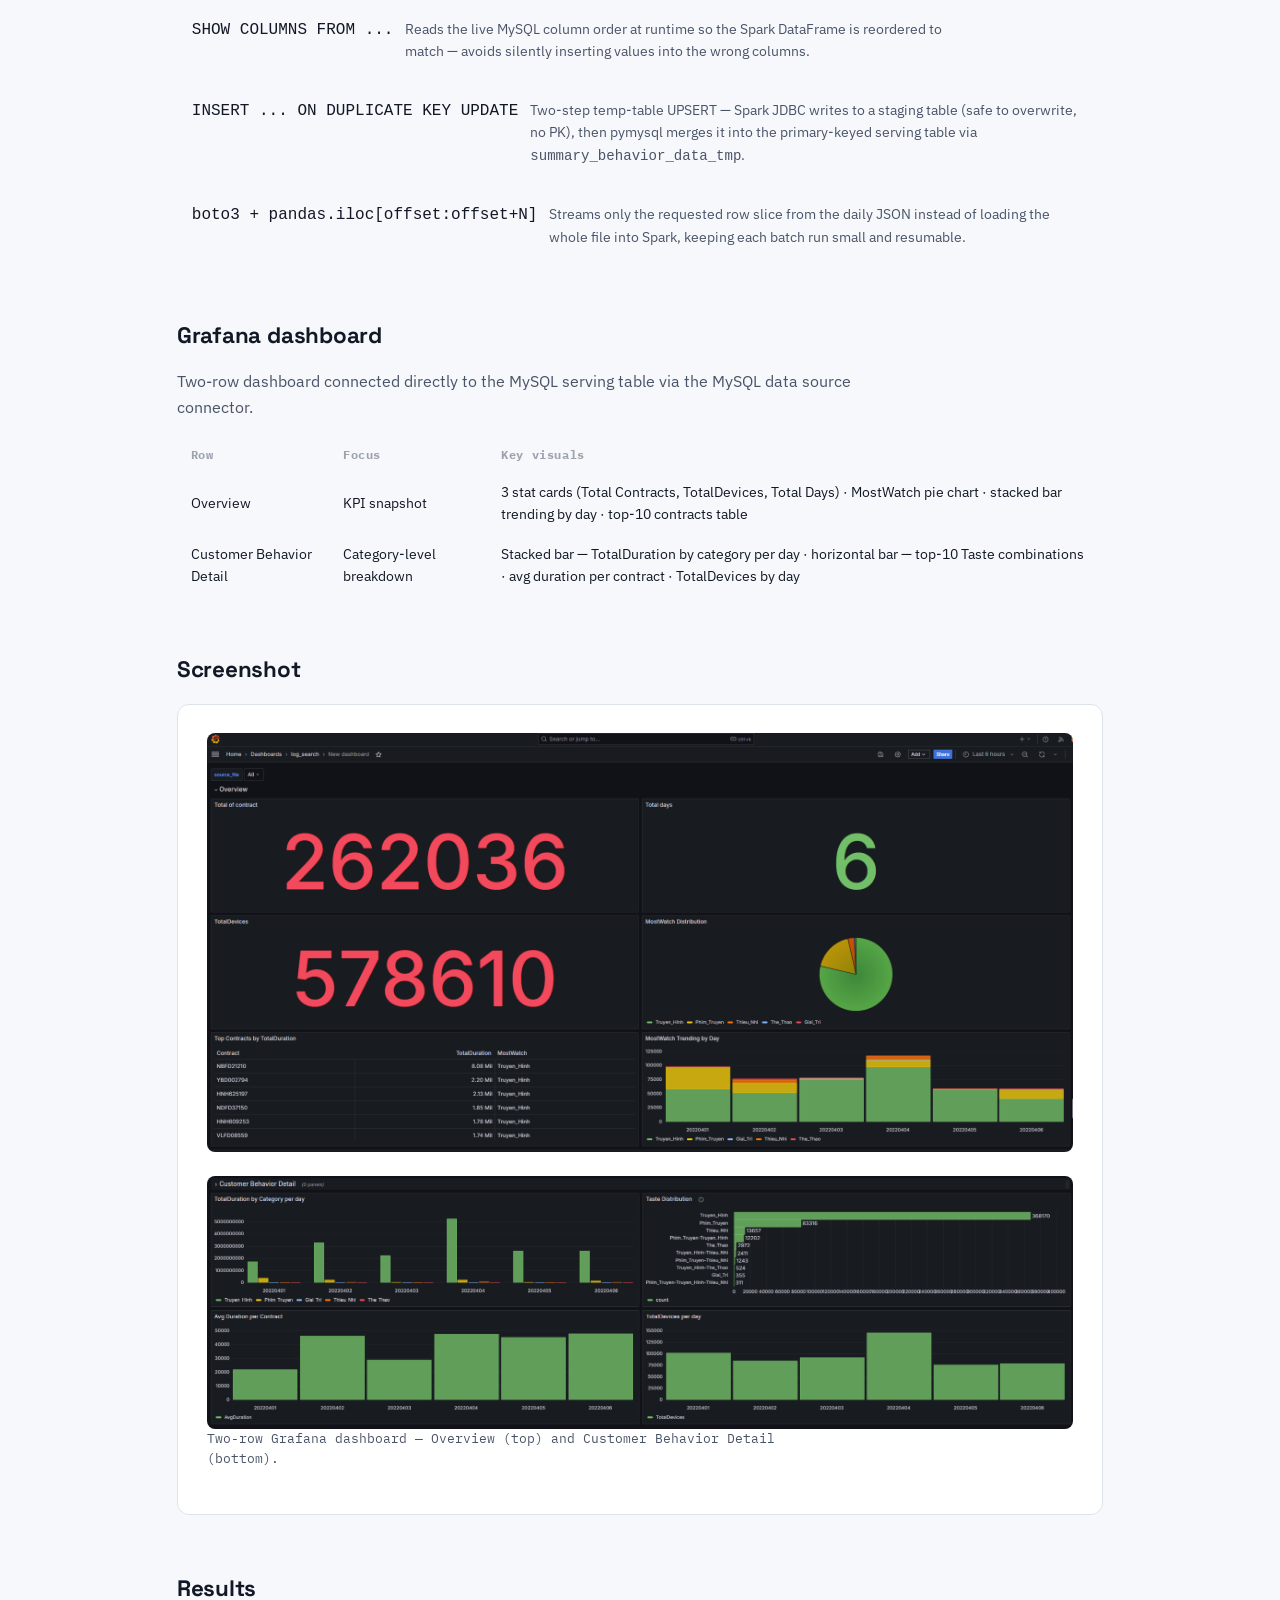
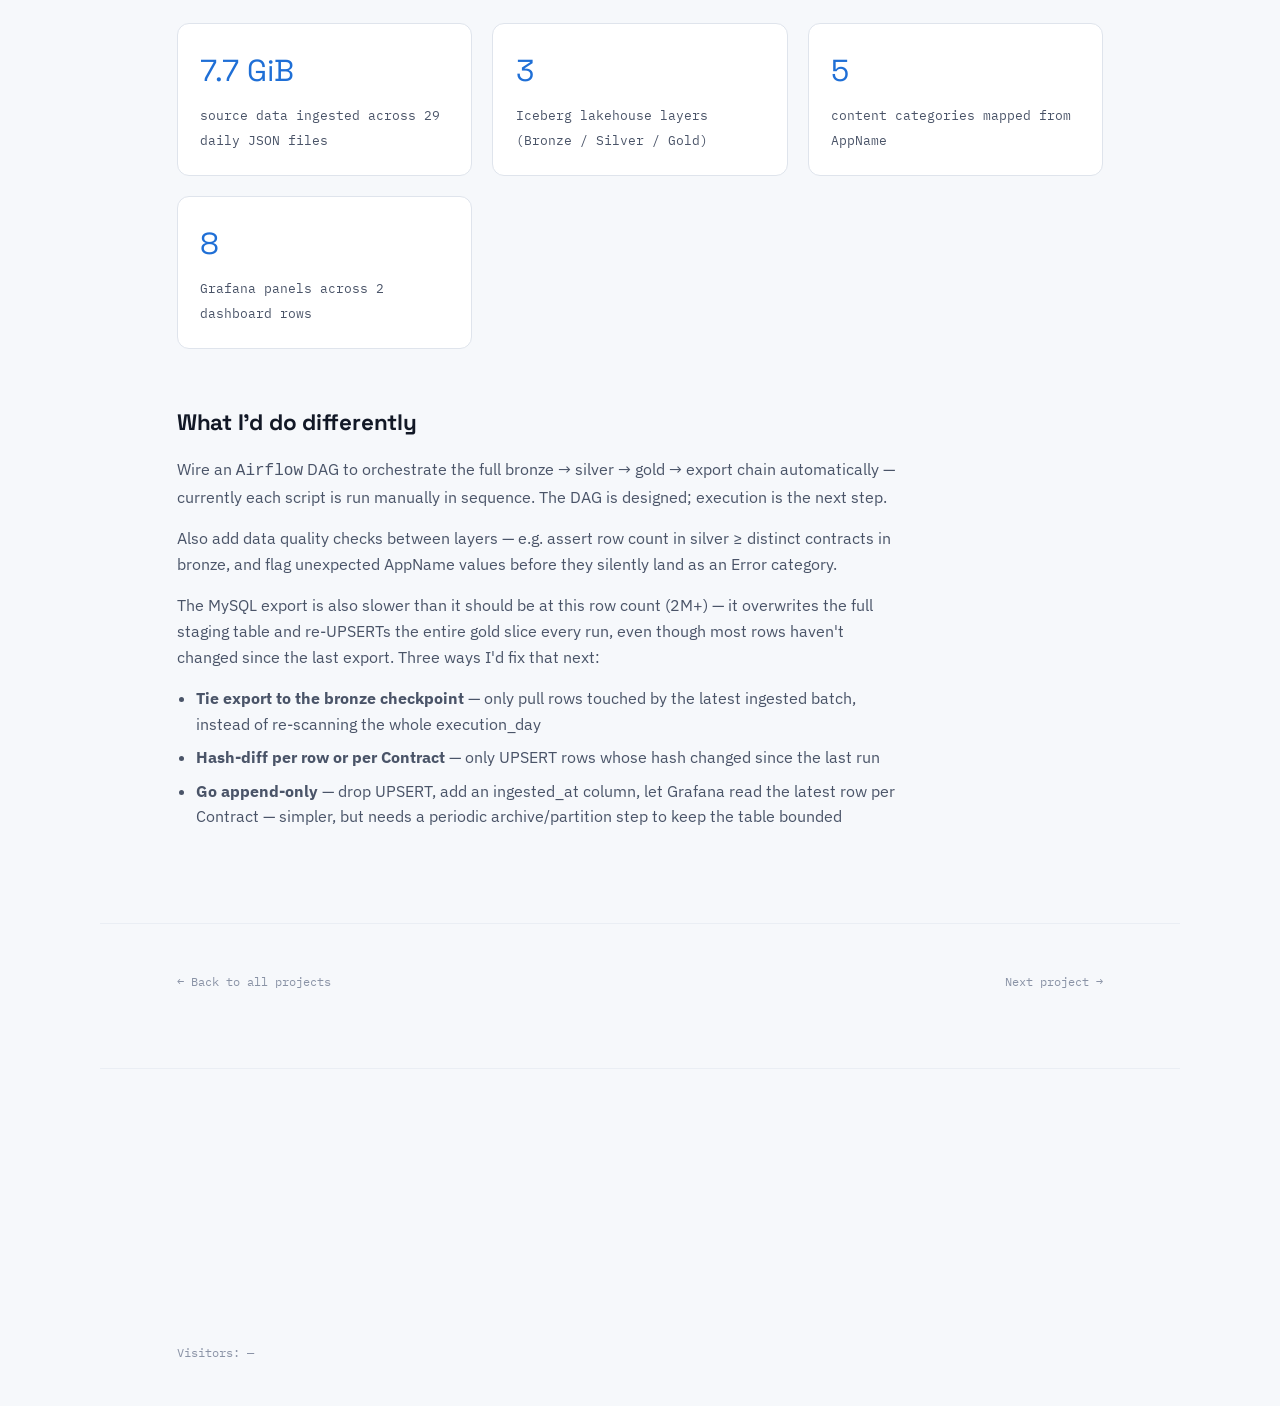
<file: frontend/projects/Kplus-lakehouse.html>
<!DOCTYPE html>
<html lang="en">
<head>
<meta charset="UTF-8">
<meta name="viewport" content="width=device-width, initial-scale=1.0, viewport-fit=cover">
<meta name="theme-color" content="#0c0e12">
<title>KPLUS Lakehouse Pipeline | Minh Nguyen</title>
<meta name="description" content="Case study: Building a Bronze/Silver/Gold Iceberg lakehouse on MinIO with PySpark, Hive Metastore, and a Grafana dashboard for content viewing behavior analysis.">
<link rel="preconnect" href="https://fonts.googleapis.com">
<link rel="preconnect" href="https://fonts.gstatic.com" crossorigin>
<link href="https://fonts.googleapis.com/css2?family=Space+Grotesk:wght@500;600;700&family=IBM+Plex+Sans:wght@400;500;600&family=IBM+Plex+Mono:wght@400;500&display=swap" rel="stylesheet">
<link rel="stylesheet" href="../styles.css">
<script>
  (function () {
    try {
      var saved = localStorage.getItem("mn_theme");
      var theme = saved || (window.matchMedia && window.matchMedia("(prefers-color-scheme: light)").matches ? "light" : "dark");
      document.documentElement.setAttribute("data-theme", theme);
    } catch (e) {}
  })();
</script>
<style>
  /* ── Tech Stack Section ─────────────────────────────────────── */
  .techstack-grid {
    display: flex;
    flex-wrap: wrap;
    gap: 14px;
    margin-top: 20px;
  }

  .tech-card {
    display: flex;
    flex-direction: column;
    align-items: center;
    gap: 8px;
    padding: 14px 18px;
    border-radius: 10px;
    background: var(--surface, rgba(255,255,255,0.04));
    border: 1px solid var(--border, rgba(255,255,255,0.08));
    transition: border-color 0.2s, transform 0.2s;
    min-width: 80px;
  }

  .tech-card:hover {
    border-color: var(--accent, #7c6ef7);
    transform: translateY(-2px);
  }

  .tech-card img {
    width: 36px;
    height: 36px;
    object-fit: contain;
    background: transparent;
    border-radius: 4px;
  }

  .tech-card span {
    font-family: 'IBM Plex Mono', monospace;
    font-size: 0.72rem;
    color: var(--text-muted, #9ca3af);
    text-align: center;
    white-space: nowrap;
  }

  [data-theme="light"] .tech-card img.invert-light {
    filter: invert(1);
  }

  /* ── Segment Table ──────────────────────────────────────────── */
  .segment-table {
    width: 100%;
    border-collapse: collapse;
    margin-top: 16px;
    font-size: 0.88rem;
  }

  .segment-table th {
    background: var(--surface, rgba(255,255,255,0.04));
    color: var(--text-muted, #9ca3af);
    padding: 8px 14px;
    text-align: left;
    font-family: 'IBM Plex Mono', monospace;
    font-size: 0.75rem;
    letter-spacing: 0.05em;
    border-bottom: 1px solid var(--border, rgba(255,255,255,0.08));
  }

  .segment-table td {
    padding: 8px 14px;
    border-bottom: 1px solid var(--border, rgba(255,255,255,0.05));
    vertical-align: middle;
  }

  .segment-table tr:last-child td {
    border-bottom: none;
  }

  .seg-badge {
    display: inline-block;
    padding: 2px 10px;
    border-radius: 20px;
    font-size: 0.75rem;
    font-weight: 600;
    white-space: nowrap;
  }

  .seg-green  { background: rgba(134,239,172,0.12); color: #86efac; }
  .seg-blue   { background: rgba(125,211,252,0.12); color: #7dd3fc; }
  .seg-yellow { background: rgba(253,224,71,0.12);  color: #fde047; }
  .seg-orange { background: rgba(251,146,60,0.12);  color: #fb923c; }
  .seg-red    { background: rgba(248,113,113,0.12); color: #f87171; }
  .seg-gray   { background: rgba(148,163,184,0.12); color: #94a3b8; }

  /* ── Error Cards ────────────────────────────────────────────── */
  .error-cards {
    display: flex;
    flex-direction: column;
    gap: 12px;
    margin-top: 16px;
  }

  .error-card {
    border-radius: 8px;
    padding: 14px 16px;
    border-left: 3px solid;
  }

  .error-card.red   { border-color: #f87171; background: rgba(248,113,113,0.05); }
  .error-card.green { border-color: #34d399; background: rgba(52,211,153,0.05); }

  .error-card .err-title {
    font-family: 'IBM Plex Mono', monospace;
    font-size: 0.78rem;
    margin-bottom: 4px;
  }

  .error-card.red   .err-title { color: #f87171; }
  .error-card.green .err-title { color: #34d399; }

  .error-card p {
    font-size: 0.88rem;
    margin: 0;
  }

  /* ── Technique Pills ─────────────────────────────────────────── */
  .technique-list {
    display: flex;
    flex-direction: column;
    gap: 10px;
    margin-top: 16px;
  }

  .technique-item {
    display: flex;
    align-items: flex-start;
    gap: 12px;
    padding: 12px 14px;
    background: var(--surface, rgba(255,255,255,0.04));
    border: 1px solid var(--border, rgba(255,255,255,0.08));
    border-radius: 8px;
  }

  .technique-item code {
    white-space: nowrap;
    flex-shrink: 0;
  }

  .technique-item p {
    margin: 0;
    font-size: 0.88rem;
  }
</style>
</head>
<body>
<a class="skip-link" href="#main">Skip to content</a>

<header class="nav" id="top">
  <div class="nav-inner">
    <a href="../index.html#top" class="nav-logo"><span class="accent">Minh Nguyen</span></a>
    <button class="nav-toggle" id="navToggle" aria-expanded="false" aria-controls="navMenu" aria-label="Toggle navigation">
      <span></span><span></span><span></span>
    </button>
    <nav id="navMenu" class="nav-menu">
      <a href="../index.html#projects" data-i18n="nav.projects">Projects</a>
      <a href="../index.html#skills" data-i18n="nav.skills">Skills</a>
      <a href="../index.html#resume" data-i18n="nav.resume">Resume</a>
      <a href="../index.html#blog" data-i18n="nav.writing">Writing</a>
      <a href="../index.html#contact" class="nav-cta" data-i18n="nav.contact">Contact</a>
    </nav>
    <button class="lang-toggle" id="langToggle" type="button" aria-label="Switch language">
      <span class="lang-en">EN</span><span class="lang-sep">|</span><span class="lang-vi">VI</span>
    </button>
    <button class="theme-toggle" id="themeToggle" type="button" aria-label="Switch to light theme" title="Toggle theme">
      <svg class="icon-moon" viewBox="0 0 24 24" width="18" height="18" aria-hidden="true"><path fill="currentColor" d="M12.1 2.2A9.8 9.8 0 0 0 12 22a9.8 9.8 0 0 0 9.8-7.1 7.8 7.8 0 0 1-9.7-12.7Z"/></svg>
      <svg class="icon-sun" viewBox="0 0 24 24" width="18" height="18" aria-hidden="true"><g fill="none" stroke="currentColor" stroke-width="2" stroke-linecap="round"><circle cx="12" cy="12" r="4"/><path d="M12 2v2M12 20v2M2 12h2M20 12h2M5 5l1.5 1.5M17.5 17.5L19 19M19 5l-1.5 1.5M6.5 17.5L5 19"/></g></svg>
    </button>
  </div>
</header>

<main id="main">

  <section class="project-hero">
    <p class="breadcrumb"><a href="../index.html#projects" data-i18n="nav.projects">Projects</a> / <span data-i18n="kplus.crumb">KPLUS Lakehouse Pipeline</span></p>
    <span class="idx reveal">[5]</span>
    <h1 class="reveal" data-i18n-html="kplus.title">KPLUS Lakehouse<br>Data Pipeline</h1>
    <p class="summary reveal" data-i18n="kplus.summary">An end-to-end streaming lakehouse ingesting 7.7 GiB of KPLUS viewing logs through Bronze → Silver → Gold Iceberg layers — surfacing content behavior insights via a Grafana dashboard connected to MySQL.</p>

    <ul class="project-meta reveal">
      <li>PySpark</li><li>Apache Iceberg</li><li>MinIO</li><li>Hive Metastore</li><li>MySQL</li><li>Grafana</li><li>Docker</li>
    </ul>

    <div class="project-actions reveal">
      <a href="https://github.com/MinhNguyen2306/Kplus-Lakehouse-Pipeline" class="btn btn-primary" target="_blank" rel="noopener" data-i18n="kplus.github">View on GitHub →</a>
      <a href="../index.html#projects" class="btn btn-ghost" data-i18n="kplus.back">← Back to projects</a>
    </div>
  </section>

  <div class="project-body">

    <!-- ── Tech Stack ──────────────────────────────────────────── -->
    <section class="project-section reveal">
      <h2 data-i18n="kplus.techH">Tech stack</h2>
      <div class="techstack-grid">
        <div class="tech-card">
          <img src="../assets/icons/pyspark.svg" alt="PySpark">
          <span>PySpark</span>
        </div>
        <div class="tech-card">
          <img src="../assets/icons/iceberg.svg" alt="Apache Iceberg">
          <span>Iceberg</span>
        </div>
        <div class="tech-card">
          <img src="../assets/icons/minio.svg" alt="MinIO">
          <span>MinIO</span>
        </div>
        <div class="tech-card">
          <img src="../assets/icons/hive.svg" alt="Hive Metastore">
          <span>Hive</span>
        </div>
        <div class="tech-card">
          <img src="../assets/icons/docker.svg" alt="Docker">
          <span>Docker</span>
        </div>
        <div class="tech-card">
          <img src="../assets/icons/mysql.svg" alt="MySQL">
          <span>MySQL</span>
        </div>
        <div class="tech-card">
          <img src="../assets/icons/grafana.svg" alt="Grafana">
          <span>Grafana</span>
        </div>
        <div class="tech-card">
          <img src="../assets/icons/python.svg" alt="Python">
          <span>Python</span>
        </div>
      </div>
    </section>

    <!-- ── The problem ─────────────────────────────────────────── -->
    <section class="project-section reveal">
      <h2 data-i18n="kplus.problemH">The problem</h2>
      <p data-i18n="kplus.problemP1">KPLUS generates daily JSON viewing logs — each file containing hundreds of thousands of raw Contract × MAC × AppName × TotalDuration events. The data sat in flat files with no way to track content consumption trends, identify heavy viewers, or answer questions like "which content category dominates across regions?"</p>
      <p style="margin-top:12px" data-i18n="kplus.problemP2">The goal was to build a reliable, incremental pipeline that could ingest these files day by day — with CDC checkpointing to avoid re-processing — and produce clean aggregated metrics ready for a business dashboard.</p>

      <div class="shot-frame" style="margin-top:20px">
        <img src="../assets/icons/kplus-drawio.png" alt="draw.io architecture diagram of the KPLUS lakehouse pipeline — MinIO raw bucket, Bronze/Silver/Gold Iceberg tables, Hive Metastore catalog, MySQL serving layer, and Grafana dashboard" loading="lazy">
        <p class="shot-caption" data-i18n="kplus.archShotCap">Full pipeline architecture, sketched in draw.io before implementation.</p>
      </div>
    </section>

    <!-- ── Data model ──────────────────────────────────────────── -->
    <section class="project-section reveal">
      <h2 data-i18n="kplus.dataH">Data model</h2>
      <p data-i18n="kplus.dataP1">29 daily JSON files (7.7 GiB total) ingested from MinIO and modelled as three Apache Iceberg layers — Bronze, Silver, Gold — cataloged through a Hive Metastore backed by Postgres, with the final aggregates exported to a MySQL serving table.</p>

      <p style="margin-top:16px; font-size:0.88rem; color:var(--text-muted,#9ca3af)" data-i18n="kplus.schemaLabel">Pipeline</p>
      <pre style="margin-top:8px; padding:14px 18px; background:var(--surface,rgba(255,255,255,0.04)); border:1px solid var(--border,rgba(255,255,255,0.08)); border-radius:8px; font-family:'IBM Plex Mono',monospace; font-size:0.82rem; overflow-x:auto"><code>raw/ (MinIO) ──→ Bronze (Iceberg) ──→ Silver (Iceberg) ──→ Gold (Iceberg) ──→ MySQL ──→ Grafana</code></pre>

      <table class="segment-table" style="margin-top:20px">
        <tr>
          <th data-i18n="kplus.th.table">Table</th>
          <th data-i18n="kplus.th.rows">Partitioned by</th>
          <th data-i18n="kplus.th.desc">Description</th>
          <th data-i18n="kplus.th.type">Layer</th>
        </tr>
        <tr>
          <td><code>kplus.bronze.events</code></td>
          <td><code>execution_date</code></td>
          <td data-i18n="kplus.row.bronze">Raw Contract · Mac · TotalDuration · AppName events, tagged with source_file</td>
          <td><span class="seg-badge seg-orange" data-i18n="kplus.type.bronze">Bronze</span></td>
        </tr>
        <tr>
          <td><code>kplus.silver.events</code></td>
          <td><code>execution_day</code></td>
          <td data-i18n="kplus.row.silver">AppName pivoted into 5 content categories, summed per contract, plus TotalDevices</td>
          <td><span class="seg-badge seg-gray" data-i18n="kplus.type.silver">Silver</span></td>
        </tr>
        <tr>
          <td><code>kplus.gold.app_usage</code></td>
          <td><code>execution_day</code></td>
          <td data-i18n="kplus.row.gold">Per-contract MostWatch, Taste, and Active labels — ready for serving</td>
          <td><span class="seg-badge seg-yellow" data-i18n="kplus.type.gold">Gold</span></td>
        </tr>
        <tr>
          <td><code>cdc_checkpoint</code></td>
          <td>—</td>
          <td data-i18n="kplus.row.cdc">MySQL table tracking last_offset per source file for incremental re-runs</td>
          <td><span class="seg-badge seg-green" data-i18n="kplus.type.derived">Control</span></td>
        </tr>
        <tr>
          <td><code>summary_behavior_data</code></td>
          <td>—</td>
          <td data-i18n="kplus.row.serving">MySQL serving table — UPSERTed from gold, queried directly by Grafana</td>
          <td><span class="seg-badge seg-green" data-i18n="kplus.type.derived">Serving</span></td>
        </tr>
      </table>

      <h3 style="margin-top:28px; margin-bottom:8px; font-size:0.95rem" data-i18n="kplus.sampleH">What the data actually looks like at each step</h3>

      <p style="margin-top:16px; font-size:0.85rem; color:var(--text-muted,#9ca3af)"><span class="seg-badge seg-blue">Raw → Bronze</span> <span data-i18n="kplus.sample1Cap">Read from MinIO, written as-is into Iceberg bronze</span></p>
      <table class="segment-table" style="margin-top:8px; font-size:0.8rem">
        <tr><th>Contract</th><th>Mac</th><th>AppName</th><th>TotalDuration</th><th>execution_date</th></tr>
        <tr><td>QBFD08227</td><td>B84DEE783A72</td><td>CHANNEL</td><td>25603</td><td>2026-06-30</td></tr>
        <tr><td>HNFD49991</td><td>B046FCB27B96</td><td>CHANNEL</td><td>25602</td><td>2026-06-30</td></tr>
        <tr><td>DAFD91797</td><td>E4AB8994D831</td><td>CHANNEL</td><td>25602</td><td>2026-06-30</td></tr>
      </table>

      <p style="margin-top:20px; font-size:0.85rem; color:var(--text-muted,#9ca3af)"><span class="seg-badge seg-gray">Bronze → Silver</span> <span data-i18n="kplus.sample2Cap">AppName pivoted into categories, TotalDuration summed per contract</span></p>
      <table class="segment-table" style="margin-top:8px; font-size:0.8rem">
        <tr><th>Contract</th><th>Truyen_Hinh</th><th>Phim_Truyen</th><th>TotalDevices</th><th>source_file</th></tr>
        <tr><td>AGAAA0346</td><td>86400</td><td>0</td><td>1</td><td>20220406</td></tr>
        <tr><td>AGAAA0550</td><td>76355</td><td>0</td><td>1</td><td>20220404</td></tr>
        <tr><td>AGAAA1511</td><td>10551</td><td>4223</td><td>2</td><td>20220406</td></tr>
      </table>

      <p style="margin-top:20px; font-size:0.85rem; color:var(--text-muted,#9ca3af)"><span class="seg-badge seg-yellow">Silver → Gold</span> <span data-i18n="kplus.sample3Cap">MostWatch, Taste, and Active labels computed per contract</span></p>
      <table class="segment-table" style="margin-top:8px; font-size:0.8rem">
        <tr><th>Contract</th><th>Truyen_Hinh</th><th>MostWatch</th><th>Taste</th><th>Active</th></tr>
        <tr><td>AGAAA1367</td><td>76548</td><td>Truyen_Hinh</td><td>Truyen_Hinh</td><td>Low</td></tr>
        <tr><td>AGAAA1389</td><td>51951</td><td>Truyen_Hinh</td><td>Truyen_Hinh</td><td>Low</td></tr>
      </table>

      <p style="margin-top:20px; font-size:0.85rem; color:var(--text-muted,#9ca3af)"><span class="seg-badge seg-green">Gold → MySQL</span> <span data-i18n="kplus.sample4Cap">Final serving table — 3.87M rows exported and queried directly by Grafana</span></p>
      <table class="segment-table" style="margin-top:8px; font-size:0.8rem">
        <tr><th>Contract</th><th>Truyen_Hinh</th><th>Phim_Truyen</th><th>MostWatch</th><th>Taste</th><th>Active</th></tr>
        <tr><td>QIAAA0364</td><td>84015</td><td>0</td><td>Truyen_Hinh</td><td>Truyen_Hinh</td><td>Low</td></tr>
        <tr><td>TND026221</td><td>0</td><td>18335</td><td>Phim_Truyen</td><td>Phim_Truyen</td><td>Low</td></tr>
        <tr><td>HUFD05523</td><td>213</td><td>11424</td><td>Phim_Truyen</td><td>Phim_Truyen-Truye…</td><td>Low</td></tr>
      </table>

      <h3 style="margin-top:28px; margin-bottom:8px; font-size:0.95rem" data-i18n="kplus.fkH">Write &amp; schema challenges encountered</h3>
      <div class="error-cards">
        <div class="error-card red">
          <p class="err-title">NoAuthWithAWSException — S3A credentials closed mid-write</p>
          <p><span data-i18n="kplus.fk1a">Triggered by pressing Ctrl+C during a long Iceberg write — SparkContext shut down before the commit finished, corrupting the credential provider list. Fix:</span> <span data-i18n="kplus.fk1b">never interrupt a running writeTo() job; let it finish or kill the whole process cleanly.</span></p>
        </div>
        <div class="error-card red">
          <p class="err-title">INSERT_COLUMN_ARITY_MISMATCH — new AppName, new column</p>
          <p><span data-i18n="kplus.fk2a">File</span> <code>20220401.json</code> <span data-i18n="kplus.fk2b">only contains KPLUS → Truyen_Hinh. File</span> <code>20220402.json</code> <span data-i18n="kplus.fk2c">adds SPORT → The_Thao, which silver didn't have yet. Resolved with a schema diff that auto-runs</span> <code>ALTER TABLE ... ADD COLUMN</code> <span data-i18n="kplus.fk2d">before each append.</span></p>
        </div>
        <div class="error-card red">
          <p class="err-title">BatchUpdateException — duplicate key on MySQL re-run</p>
          <p><span data-i18n="kplus.fk3a">Spark JDBC's</span> <code>mode("append")</code> <span data-i18n="kplus.fk3b">has no UPSERT support, so re-running the export for the same day threw a duplicate-key error. Used a two-step pattern: write to a staging table via JDBC, then</span> <code>INSERT ... ON DUPLICATE KEY UPDATE</code> <span data-i18n="kplus.fk3c">via pymysql to merge.</span></p>
        </div>
      </div>
    </section>

    <!-- ── Approach ────────────────────────────────────────────── -->
    <section class="project-section reveal">
      <h2 data-i18n="kplus.approachH">Approach</h2>
      <p data-i18n="kplus.appP">All transformation logic runs in PySpark locally; Iceberg handles table format, Hive Metastore handles the catalog, and four scripts move data one layer at a time.</p>

      <h3 style="margin-top:20px; margin-bottom:8px; font-size:0.95rem" data-i18n="kplus.step1H">Step 1 — CDC Ingest (bronze_ingest.py)</h3>
      <p><span data-i18n="kplus.step1a">Each run is user-driven — pick a source date and a row count. The script reads</span> <code>last_offset</code> <span data-i18n="kplus.step1b">from MySQL's</span> <code>cdc_checkpoint</code> <span data-i18n="kplus.step1c">table, streams that slice of the JSON via boto3, then appends to Iceberg bronze:</span></p>
      <ul style="margin-top:8px">
        <li><strong data-i18n="kplus.m1l">Offset tracking</strong> — <span data-i18n="kplus.m1">checkpoint saved before the write begins, so a failed write never duplicates a batch on retry</span></li>
        <li><strong data-i18n="kplus.m2l">Source tagging</strong> — <span data-i18n="kplus.m2">every row tagged with source_file so multiple dates can coexist in one table</span></li>
        <li><strong data-i18n="kplus.m3l">Schema evolution</strong> — <span data-i18n="kplus.m3">merge-schema=true plus dynamic ALTER TABLE when a new AppName appears</span></li>
      </ul>
      <p style="margin-top:10px"><span data-i18n="kplus.step1d">Re-running the same date resumes from the saved offset — e.g. run 1 reads rows 0–39,999 and checkpoints at 40,000; run 2 reads 40,000–79,999.</span></p>

      <h3 style="margin-top:24px; margin-bottom:8px; font-size:0.95rem" data-i18n="kplus.step2H">Step 2 — Transform &amp; Aggregate (silver / gold)</h3>
      <p><span data-i18n="kplus.step2a">silver_ingest.py maps</span> <code>AppName</code> <span data-i18n="kplus.step2b">→ 5 content categories, pivots and sums TotalDuration per Contract, and counts distinct MACs as TotalDevices. gold_ingest.py then reads silver and computes per-contract behavior labels via</span> <code>CASE WHEN</code> <span data-i18n="kplus.step2c">logic:</span></p>

      <table class="segment-table" style="margin-top:16px">
        <tr><th data-i18n="kplus.th.segment">Label</th><th data-i18n="kplus.th.condition">Logic</th></tr>
        <tr><td><span class="seg-badge seg-green">MostWatch</span></td><td data-i18n="kplus.label1">Dominant category by summed TotalDuration</td></tr>
        <tr><td><span class="seg-badge seg-blue">Taste</span></td><td data-i18n="kplus.label2">All non-zero categories concatenated (e.g. Truyen_Hinh-Phim_Truyen)</td></tr>
        <tr><td><span class="seg-badge seg-orange">Active</span></td><td><code>High</code> if watched on &gt;4 distinct days, else <code>Low</code></td></tr>
      </table>

      <h3 style="margin-top:24px; margin-bottom:12px; font-size:0.95rem" data-i18n="kplus.hiveH">Where Hive Metastore fits in</h3>
      <p><span data-i18n="kplus.hiveP1">Hive Metastore</span> <strong data-i18n="kplus.hiveBold">does not sit on the data path</strong><span data-i18n="kplus.hiveP1b">. Data flows raw → bronze → silver → gold → MySQL and never passes through Hive; it sits beside the pipeline as a registry. Every time a Spark job creates or appends an Iceberg table, the actual Parquet files land on MinIO, while a metadata pointer ("this table exists, here's its schema, here's the current snapshot") is registered in Hive — which itself persists that registry in Postgres.</span></p>
      <p style="margin-top:10px; font-size:0.88rem; font-style:italic; color:var(--text-muted,#9ca3af)" data-i18n="kplus.hiveAnalogy">📚 MinIO is the library's bookshelf — it holds the actual books. Hive Metastore is the card catalog — it tells you which shelf, but holds no pages itself.</p>

      <h3 style="margin-top:24px; margin-bottom:12px; font-size:0.95rem" data-i18n="kplus.sqlH">Key techniques used</h3>
      <div class="technique-list">
        <div class="technique-item">
          <code>writeTo().append() / .create()</code>
          <p data-i18n="kplus.sql1">Try-append-else-create pattern handles both first-run table creation and subsequent incremental appends in one function.</p>
        </div>
        <div class="technique-item">
          <code>ALTER TABLE ... ADD COLUMN</code>
          <p data-i18n="kplus.sql2">Schema diff between the incoming DataFrame and the existing Iceberg table columns, auto-adding new ones before write.</p>
        </div>
        <div class="technique-item">
          <code>SHOW COLUMNS FROM ...</code>
          <p data-i18n="kplus.sql3">Reads the live MySQL column order at runtime so the Spark DataFrame is reordered to match — avoids silently inserting values into the wrong columns.</p>
        </div>
        <div class="technique-item">
          <code>INSERT ... ON DUPLICATE KEY UPDATE</code>
          <p><span data-i18n="kplus.sql4a">Two-step temp-table UPSERT — Spark JDBC writes to a staging table (safe to overwrite, no PK), then pymysql merges it into the primary-keyed serving table via</span> <code>summary_behavior_data_tmp</code>.</p>
        </div>
        <div class="technique-item">
          <code>boto3 + pandas.iloc[offset:offset+N]</code>
          <p data-i18n="kplus.sql5">Streams only the requested row slice from the daily JSON instead of loading the whole file into Spark, keeping each batch run small and resumable.</p>
        </div>
      </div>
    </section>

    <!-- ── Grafana dashboard ───────────────────────────────────── -->
    <section class="project-section reveal">
      <h2 data-i18n="kplus.pbiH">Grafana dashboard</h2>
      <p><span data-i18n="kplus.pbiPa">Two-row dashboard connected directly to the MySQL serving table via the MySQL data source connector.</span></p>

      <table class="segment-table" style="margin-top:16px">
        <tr><th data-i18n="kplus.th.page">Row</th><th data-i18n="kplus.th.audience">Focus</th><th data-i18n="kplus.th.visuals">Key visuals</th></tr>
        <tr>
          <td>Overview</td>
          <td data-i18n="kplus.aud.exec">KPI snapshot</td>
          <td data-i18n="kplus.vis1">3 stat cards (Total Contracts, TotalDevices, Total Days) · MostWatch pie chart · stacked bar trending by day · top-10 contracts table</td>
        </tr>
        <tr>
          <td>Customer Behavior Detail</td>
          <td data-i18n="kplus.aud.detail">Category-level breakdown</td>
          <td data-i18n="kplus.vis2">Stacked bar — TotalDuration by category per day · horizontal bar — top-10 Taste combinations · avg duration per contract · TotalDevices by day</td>
        </tr>
      </table>
    </section>

    <!-- ── Screenshot ──────────────────────────────────────────── -->
    <section class="project-section reveal">
      <h2 data-i18n="kplus.shotH">Screenshot</h2>
      <div class="shot-frame">
        <img src="../assets/icons/gra_1.png" alt="Grafana Overview row — KPI stat cards, MostWatch pie chart, trending stacked bar chart, top contracts table" loading="lazy">
        <div style="height:24px"></div>
        <img src="../assets/icons/gra_2.png" alt="Grafana Customer Behavior Detail row — TotalDuration by category, taste distribution, average duration, devices by day" loading="lazy">
        <p class="shot-caption" data-i18n="kplus.shotCap">Two-row Grafana dashboard — Overview (top) and Customer Behavior Detail (bottom).</p>
      </div>
    </section>

    <!-- ── Results ─────────────────────────────────────────────── -->
    <section class="project-section reveal">
      <h2 data-i18n="kplus.resultsH">Results</h2>
      <div class="results-grid">
        <div class="result-stat">
          <span class="num">7.7 GiB</span>
          <span class="label" data-i18n="kplus.r1">source data ingested across 29 daily JSON files</span>
        </div>
        <div class="result-stat">
          <span class="num">3</span>
          <span class="label" data-i18n="kplus.r2">Iceberg lakehouse layers (Bronze / Silver / Gold)</span>
        </div>
        <div class="result-stat">
          <span class="num">5</span>
          <span class="label" data-i18n="kplus.r3">content categories mapped from AppName</span>
        </div>
        <div class="result-stat">
          <span class="num">8</span>
          <span class="label" data-i18n="kplus.r4">Grafana panels across 2 dashboard rows</span>
        </div>
      </div>
    </section>

    <!-- ── What I'd do differently ─────────────────────────────── -->
    <section class="project-section reveal">
      <h2 data-i18n="kplus.diffH">What I'd do differently</h2>
      <p><span data-i18n="kplus.diffPa">Wire an</span> <code>Airflow</code> <span data-i18n="kplus.diffPb">DAG to orchestrate the full bronze → silver → gold → export chain automatically — currently each script is run manually in sequence. The DAG is designed; execution is the next step.</span></p>
      <p style="margin-top:12px" data-i18n="kplus.diffP2">Also add data quality checks between layers — e.g. assert row count in silver ≥ distinct contracts in bronze, and flag unexpected AppName values before they silently land as an Error category.</p>
      <p style="margin-top:12px" data-i18n="kplus.diffP3">The MySQL export is also slower than it should be at this row count (2M+) — it overwrites the full staging table and re-UPSERTs the entire gold slice every run, even though most rows haven't changed since the last export. Three ways I'd fix that next:</p>
      <ul style="margin-top:8px">
        <li><strong data-i18n="kplus.diff3l1">Tie export to the bronze checkpoint</strong> — <span data-i18n="kplus.diff3p1">only pull rows touched by the latest ingested batch, instead of re-scanning the whole execution_day</span></li>
        <li><strong data-i18n="kplus.diff3l2">Hash-diff per row or per Contract</strong> — <span data-i18n="kplus.diff3p2">only UPSERT rows whose hash changed since the last run</span></li>
        <li><strong data-i18n="kplus.diff3l3">Go append-only</strong> — <span data-i18n="kplus.diff3p3">drop UPSERT, add an ingested_at column, let Grafana read the latest row per Contract — simpler, but needs a periodic archive/partition step to keep the table bounded</span></li>
      </ul>
    </section>

  </div>

  <nav class="project-nav">
    <a href="../index.html#projects" class="project-nav-link prev">
      <span class="dir" data-i18n="cs.navBack">← Back to all projects</span>
    </a>
    <a href="../index.html#projects" class="project-nav-link next">
      <span class="dir" data-i18n="cs.navNext">Next project →</span>
    </a>
  </nav>

</main>

<footer class="footer" id="contact">
  <div class="footer-inner">
    <div class="footer-text reveal">
      <h2 data-i18n="footer.title">Let's talk</h2>
      <p data-i18n="footer.sub">Open to data engineering and analytics roles.</p>
      <a class="footer-email" href="mailto:ndminh206@gmail.com">ndminh206@gmail.com</a>
    </div>
    <div class="footer-links reveal">
      <a href="https://github.com/example" target="_blank" rel="noopener">GitHub</a>
      <a href="https://linkedin.com/in/example" target="_blank" rel="noopener">LinkedIn</a>
    </div>
  </div>
  <p class="visitor-count"><span data-i18n="footer.visitors">Visitors:</span> <span id="visitorCount">—</span></p>
</footer>

<script src="../script.js"></script>
<script data-goatcounter="https://minhnguyen.goatcounter.com/count"
        async src="//gc.zgo.at/count.js"></script>
</body>
</html>
</file>
<file: styles.css>
/* ==========================================================================
   Tokens
   ========================================================================== */
:root {
  --bg: #0b0e14;
  --surface: #131822;
  --surface-2: #1a2030;
  --border: #232a3a;
  --text: #ece9e2;
  --text-muted: #8a93a6;
  --accent: #e8a33d;
  --accent-2: #4fb8ae;

  --font-display: 'Space Grotesk', sans-serif;
  --font-body: 'IBM Plex Sans', sans-serif;
  --font-mono: 'IBM Plex Mono', monospace;

  --max-width: 1100px;
  --radius: 10px;
}

/* ==========================================================================
   Reset
   ========================================================================== */
* { box-sizing: border-box; }
html { scroll-behavior: smooth; }
body {
  margin: 0;
  background: var(--bg);
  color: var(--text);
  font-family: var(--font-body);
  line-height: 1.55;
  -webkit-font-smoothing: antialiased;
}
h1, h2, h3 { font-family: var(--font-display); margin: 0 0 0.4em; line-height: 1.15; }
p { margin: 0 0 1em; }
ul { padding: 0; margin: 0; list-style: none; }
a { color: var(--accent-2); text-decoration: none; }
a:hover { text-decoration: underline; }
img, svg { max-width: 100%; display: block; }

.accent { color: var(--accent); }

.skip-link {
  position: absolute; left: -999px; top: 0;
  background: var(--accent); color: var(--bg); padding: 0.5em 1em; z-index: 100;
}
.skip-link:focus { left: 1em; top: 1em; }

:focus-visible {
  outline: 2px solid var(--accent);
  outline-offset: 3px;
}

/* ==========================================================================
   Layout helpers
   ========================================================================== */
.section {
  max-width: var(--max-width);
  margin: 0 auto;
  padding: 5rem 1.5rem;
}
.section-title {
  font-size: clamp(1.6rem, 2.5vw, 2.1rem);
  margin-bottom: 2rem;
}
.section-lede {
  color: var(--text-muted);
  max-width: 50ch;
}
.idx {
  font-family: var(--font-mono);
  color: var(--accent);
  font-weight: 500;
}

/* ==========================================================================
   Nav
   ========================================================================== */
.nav {
  position: sticky;
  top: 0;
  z-index: 50;
  background: rgba(11, 14, 20, 0.85);
  backdrop-filter: blur(8px);
  border-bottom: 1px solid var(--border);
}
.nav-inner {
  max-width: var(--max-width);
  margin: 0 auto;
  padding: 1rem 1.5rem;
  display: flex;
  align-items: center;
  justify-content: space-between;
}
.nav-logo {
  font-family: var(--font-display);
  font-weight: 600;
  color: var(--text);
  font-size: 1.1rem;
}
.nav-logo:hover { text-decoration: none; }
.nav-menu {
  display: flex;
  gap: 1.75rem;
  align-items: center;
}
.nav-menu a {
  color: var(--text-muted);
  font-size: 0.95rem;
}
.nav-menu a:hover { color: var(--text); text-decoration: none; }
.nav-cta {
  color: var(--accent) !important;
}
.nav-toggle {
  display: none;
  flex-direction: column;
  gap: 4px;
  background: none;
  border: none;
  cursor: pointer;
  padding: 0.5rem;
}
.nav-toggle span {
  width: 22px;
  height: 2px;
  background: var(--text);
  display: block;
}

@media (max-width: 720px) {
  .nav-toggle { display: flex; }
  .nav-menu {
    position: absolute;
    top: 100%;
    left: 0;
    right: 0;
    background: var(--surface);
    border-bottom: 1px solid var(--border);
    flex-direction: column;
    align-items: flex-start;
    padding: 1rem 1.5rem;
    gap: 1rem;
    display: none;
  }
  .nav-menu.open { display: flex; }
}

/* ==========================================================================
   Hero
   ========================================================================== */
.hero {
  background-image:
    linear-gradient(var(--border) 1px, transparent 1px),
    linear-gradient(90deg, var(--border) 1px, transparent 1px);
  background-size: 40px 40px;
  background-position: center;
  -webkit-mask-image: linear-gradient(to bottom, black 60%, transparent 100%);
  mask-image: linear-gradient(to bottom, black 60%, transparent 100%);
}
.hero-inner {
  max-width: var(--max-width);
  margin: 0 auto;
  padding: 5rem 1.5rem 6rem;
  display: grid;
  grid-template-columns: 1.1fr 1fr;
  gap: 2rem;
  align-items: center;
}
.eyebrow {
  font-family: var(--font-mono);
  color: var(--accent-2);
  font-size: 0.85rem;
  letter-spacing: 0.06em;
  text-transform: uppercase;
  margin-bottom: 0.75rem;
}
.hero h1 {
  font-size: clamp(2.2rem, 4.5vw, 3.4rem);
  font-weight: 600;
}
.hero-lede {
  color: var(--text-muted);
  max-width: 46ch;
  font-size: 1.05rem;
}
.hero-actions {
  display: flex;
  gap: 1rem;
  margin-top: 1.5rem;
  flex-wrap: wrap;
}

.btn {
  display: inline-block;
  font-family: var(--font-body);
  font-weight: 600;
  padding: 0.75rem 1.4rem;
  border-radius: var(--radius);
  text-decoration: none;
  transition: transform 0.15s ease, background 0.15s ease;
}
.btn:hover { text-decoration: none; transform: translateY(-1px); }
.btn-primary {
  background: var(--accent);
  color: var(--bg);
}
.btn-primary:hover { background: #f0ad52; }
.btn-ghost {
  background: transparent;
  color: var(--text);
  border: 1px solid var(--border);
}
.btn-ghost:hover { border-color: var(--accent-2); }

.boundary-svg { width: 100%; height: auto; }
.boundary-line {
  fill: none;
  stroke: var(--text-muted);
  stroke-width: 1.5;
  stroke-dasharray: 6 6;
  stroke-dasharray: 700;
  stroke-dashoffset: 700;
  animation: draw 1.6s ease forwards 0.3s;
}
.point {
  opacity: 0;
  animation: appear 0.5s ease forwards;
}
.point.a { fill: var(--accent); }
.point.b { fill: var(--accent-2); }
.point:nth-of-type(2)  { animation-delay: 0.15s; }
.point:nth-of-type(3)  { animation-delay: 0.3s; }
.point:nth-of-type(4)  { animation-delay: 0.45s; }
.point:nth-of-type(5)  { animation-delay: 0.6s; }
.point:nth-of-type(6)  { animation-delay: 0.75s; }
.point:nth-of-type(7)  { animation-delay: 0.9s; }
.point:nth-of-type(8)  { animation-delay: 0.2s; }
.point:nth-of-type(9)  { animation-delay: 0.35s; }
.point:nth-of-type(10) { animation-delay: 0.5s; }
.point:nth-of-type(11) { animation-delay: 0.65s; }
.point:nth-of-type(12) { animation-delay: 0.8s; }
.point:nth-of-type(13) { animation-delay: 0.95s; }
.point:nth-of-type(14) { animation-delay: 1.1s; }

@keyframes draw { to { stroke-dashoffset: 0; } }
@keyframes appear { to { opacity: 0.95; } }

@media (max-width: 820px) {
  .hero-inner { grid-template-columns: 1fr; }
  .hero-art { order: -1; max-width: 320px; margin: 0 auto; }
}

/* ==========================================================================
   Projects
   ========================================================================== */
.project-grid {
  display: grid;
  grid-template-columns: repeat(2, 1fr);
  gap: 1.5rem;
}
.project-card {
  background: var(--surface);
  border: 1px solid var(--border);
  border-radius: var(--radius);
  padding: 1.75rem;
}
.project-card h3 { font-size: 1.15rem; margin-bottom: 0.5rem; }
.project-card p { color: var(--text-muted); font-size: 0.95rem; }
.card-link { font-family: var(--font-mono); font-size: 0.9rem; }

.tag-list {
  display: flex;
  flex-wrap: wrap;
  gap: 0.5rem;
  margin: 0.75rem 0 1rem;
}
.tag-list li {
  font-family: var(--font-mono);
  font-size: 0.78rem;
  color: var(--text-muted);
  background: var(--surface-2);
  border: 1px solid var(--border);
  padding: 0.25rem 0.6rem;
  border-radius: 6px;
}

@media (max-width: 720px) {
  .project-grid { grid-template-columns: 1fr; }
}

/* ==========================================================================
   Skills
   ========================================================================== */
.skills-grid {
  display: grid;
  grid-template-columns: repeat(auto-fit, minmax(200px, 1fr));
  gap: 2rem;
}
.skill-label {
  font-family: var(--font-mono);
  color: var(--accent-2);
  font-size: 0.85rem;
  margin-bottom: 0.75rem;
}

/* ==========================================================================
   Resume
   ========================================================================== */
.timeline {
  margin-top: 2.5rem;
  border-left: 1px solid var(--border);
  padding-left: 1.75rem;
}
.timeline-item { margin-bottom: 2.25rem; position: relative; }
.timeline-item::before {
  content: '';
  position: absolute;
  left: -1.81rem;
  top: 0.4rem;
  width: 8px;
  height: 8px;
  border-radius: 50%;
  background: var(--accent);
}
.timeline-date {
  font-family: var(--font-mono);
  color: var(--text-muted);
  font-size: 0.85rem;
  margin-bottom: 0.25rem;
}
.timeline-item h3 { font-size: 1.1rem; }
.timeline-item ul { margin-top: 0.5rem; }
.timeline-item li {
  color: var(--text-muted);
  padding-left: 1rem;
  position: relative;
  margin-bottom: 0.4rem;
}
.timeline-item li::before {
  content: '–';
  position: absolute;
  left: 0;
}
.edu { margin-top: 2.5rem; }
.edu h3 { font-size: 1.05rem; }
.edu li { color: var(--text-muted); margin-bottom: 0.3rem; }

/* ==========================================================================
   Writing / blog
   ========================================================================== */
.log-list li {
  display: flex;
  gap: 1.5rem;
  padding: 0.9rem 0;
  border-bottom: 1px solid var(--border);
}
.log-date {
  font-family: var(--font-mono);
  color: var(--text-muted);
  font-size: 0.9rem;
  width: 5.5rem;
  flex-shrink: 0;
}

/* ==========================================================================
   Footer
   ========================================================================== */
.footer {
  border-top: 1px solid var(--border);
  background: var(--surface);
  padding: 4rem 1.5rem 2rem;
}
.footer-inner {
  max-width: var(--max-width);
  margin: 0 auto;
  display: flex;
  justify-content: space-between;
  align-items: flex-end;
  flex-wrap: wrap;
  gap: 2rem;
}
.footer-email { font-family: var(--font-mono); font-size: 1.1rem; }
.footer-links { display: flex; gap: 1.5rem; }
.footer-links a { color: var(--text-muted); }
.footer-links a:hover { color: var(--text); }
.visitor-count {
  max-width: var(--max-width);
  margin: 2rem auto 0;
  font-family: var(--font-mono);
  font-size: 0.8rem;
  color: var(--text-muted);
}

/* ==========================================================================
   Scroll reveal
   ========================================================================== */
.reveal {
  opacity: 0;
  transform: translateY(14px);
  transition: opacity 0.6s ease, transform 0.6s ease;
}
.reveal.visible {
  opacity: 1;
  transform: translateY(0);
}

/* ==========================================================================
   Motion & accessibility
   ========================================================================== */
@media (prefers-reduced-motion: reduce) {
  html { scroll-behavior: auto; }
  .boundary-line, .point, .reveal {
    animation: none !important;
    transition: none !important;
    opacity: 1 !important;
    transform: none !important;
    stroke-dashoffset: 0 !important;
  }
}
</file>
<file: frontend/styles.css>
/* ============================================
   Tokens
   ============================================ */
:root {
  --bg: #0a0f1a;
  --bg-raised: #121826;
  --ink: #e9edf4;
  --ink-dim: #9aa3b5;
  --ink-faint: #5a6376;
  --accent: #4d9fff;
  --accent-dim: #2f5f9e;
  --line: #1e2738;
  --line-soft: #161d2a;

  --font-display: "Space Grotesk", sans-serif;
  --font-body: "IBM Plex Sans", sans-serif;
  --font-mono: "IBM Plex Mono", monospace;

  --maxw: 1080px;
  --gutter: clamp(1.25rem, 6vw, 6rem);
  --nav-bg: rgba(10, 15, 26, 0.85);
}

/* Light theme overrides */
[data-theme="light"] {
  --bg: #f6f8fb;
  --bg-raised: #ffffff;
  --ink: #121826;
  --ink-dim: #4a5468;
  --ink-faint: #8a93a6;
  --accent: #1f6fd6;
  --accent-dim: #7fb0ec;
  --line: #dfe4ec;
  --line-soft: #eaeef4;
  --nav-bg: rgba(246, 248, 251, 0.85);
}

* { box-sizing: border-box; }

html {
  scroll-behavior: smooth;
  -webkit-text-size-adjust: 100%;
}

@media (prefers-reduced-motion: reduce) {
  html { scroll-behavior: auto; }
  * { animation-duration: 0.01ms !important; animation-iteration-count: 1 !important; transition-duration: 0.01ms !important; }
}

body {
  margin: 0;
  background: var(--bg);
  color: var(--ink);
  font-family: var(--font-body);
  font-size: 16px;
  line-height: 1.6;
  -webkit-font-smoothing: antialiased;
  overflow-x: hidden;
  transition: background 0.25s ease, color 0.25s ease;
}

a {
  color: inherit;
  text-decoration: none;
}

.accent { color: var(--accent); }
.nowrap { white-space: nowrap; }

.skip-link {
  position: absolute;
  left: -9999px;
  top: 0;
  background: var(--accent);
  color: #031428;
  padding: 0.5rem 1rem;
  z-index: 200;
}
.skip-link:focus {
  left: 1rem;
  top: 1rem;
}

:focus-visible {
  outline: 2px solid var(--accent);
  outline-offset: 3px;
  border-radius: 2px;
}

/* ============================================
   Nav (top)
   ============================================ */
.nav {
  position: sticky;
  top: 0;
  z-index: 100;
  background: var(--nav-bg);
  backdrop-filter: blur(10px);
  border-bottom: 1px solid var(--line);
}

.nav-inner {
  max-width: var(--maxw);
  margin: 0 auto;
  padding: 1.1rem var(--gutter);
  display: flex;
  align-items: center;
  justify-content: space-between;
}

.nav-logo {
  font-family: var(--font-display);
  font-weight: 600;
  font-size: 1.05rem;
  letter-spacing: -0.01em;
}

.nav-menu {
  display: flex;
  align-items: center;
  gap: 2rem;
  font-family: var(--font-mono);
  font-size: 0.85rem;
  color: var(--ink-dim);
}

.nav-menu a:hover { color: var(--ink); }

.nav-cta {
  border: 1px solid var(--line);
  padding: 0.45rem 0.95rem;
  border-radius: 999px;
  color: var(--ink) !important;
}
.nav-cta:hover {
  border-color: var(--accent);
  color: var(--accent) !important;
}

.nav-toggle {
  display: none;
  flex-direction: column;
  gap: 5px;
  background: none;
  border: none;
  cursor: pointer;
  padding: 0.4rem;
}
.nav-toggle span {
  width: 22px;
  height: 2px;
  background: var(--ink);
  display: block;
}

/* Theme toggle button */
.theme-toggle {
  display: inline-flex;
  align-items: center;
  justify-content: center;
  width: 40px;
  height: 40px;
  margin-left: 1.25rem;
  border: 1px solid var(--line);
  border-radius: 999px;
  background: none;
  color: var(--ink-dim);
  cursor: pointer;
  flex-shrink: 0;
  transition: color 0.15s ease, border-color 0.15s ease;
}
.theme-toggle:hover {
  color: var(--accent);
  border-color: var(--accent);
}
.theme-toggle svg { display: block; }
/* Show the moon in dark mode (tap to go light), sun in light mode */
.theme-toggle .icon-sun { display: none; }
[data-theme="light"] .theme-toggle .icon-moon { display: none; }
[data-theme="light"] .theme-toggle .icon-sun { display: block; }

/* Language toggle */
.lang-toggle {
  display: inline-flex;
  align-items: center;
  gap: 3px;
  margin-left: 1.25rem;
  padding: 0 0.4rem;
  height: 40px;
  border: 1px solid var(--line);
  border-radius: 999px;
  background: none;
  cursor: pointer;
  font-family: var(--font-mono);
  font-size: 0.8rem;
  flex-shrink: 0;
  transition: border-color 0.15s ease;
}
.lang-toggle:hover { border-color: var(--accent); }
.lang-toggle .lang-sep { color: var(--ink-faint); }
/* Active language is highlighted; EN by default, VI when .is-vi */
.lang-toggle .lang-en { color: var(--accent); font-weight: 500; }
.lang-toggle .lang-vi { color: var(--ink-faint); }
.lang-toggle.is-vi .lang-en { color: var(--ink-faint); font-weight: 400; }
.lang-toggle.is-vi .lang-vi { color: var(--accent); font-weight: 500; }

/* ============================================
   Hero
   ============================================ */
.hero {
  max-width: var(--maxw);
  margin: 0 auto;
  padding: clamp(3rem, 8vw, 7rem) var(--gutter) clamp(2rem, 6vw, 4rem);
}

.hero-inner {
  display: grid;
  grid-template-columns: 1.1fr 0.9fr;
  gap: clamp(2rem, 5vw, 4rem);
  align-items: center;
}

.eyebrow {
  font-family: var(--font-mono);
  color: var(--accent);
  font-size: 0.85rem;
  letter-spacing: 0.08em;
  text-transform: uppercase;
  margin: 0 0 1rem;
}

.hero-text h1 {
  font-family: var(--font-display);
  font-size: clamp(2.4rem, 5.2vw, 3.6rem);
  line-height: 1.08;
  letter-spacing: -0.02em;
  margin: 0 0 1.4rem;
  text-wrap: balance;
}

.hero-lede {
  color: var(--ink-dim);
  font-size: 1.05rem;
  max-width: 38ch;
  margin: 0 0 2.2rem;
}

.hero-actions {
  display: flex;
  gap: 1rem;
  flex-wrap: wrap;
}

.btn {
  font-family: var(--font-mono);
  font-size: 0.9rem;
  padding: 0.75rem 1.4rem;
  border-radius: 8px;
  display: inline-flex;
  align-items: center;
  gap: 0.5rem;
  transition: transform 0.15s ease, border-color 0.15s ease, background 0.15s ease;
}

.btn-primary {
  background: var(--accent);
  color: #031428;
}
@media (hover: hover) {
  .btn-primary:hover { transform: translateY(-2px); }
}

.btn-ghost {
  border: 1px solid var(--line);
  color: var(--ink);
}
.btn-ghost:hover {
  border-color: var(--accent);
  color: var(--accent);
}

.hero-art { width: 100%; }
.hero-photo {
  display: block;
  width: 100%;
  max-height: 480px;
  object-fit: cover;
  border-radius: 16px;
  border: 1px solid var(--line);
}

/* ============================================
   Sections (shared)
   ============================================ */
.section {
  max-width: var(--maxw);
  margin: 0 auto;
  padding: clamp(3rem, 7vw, 5.5rem) var(--gutter);
  border-top: 1px solid var(--line-soft);
}

.section-title {
  font-family: var(--font-display);
  font-size: clamp(1.6rem, 3vw, 2.1rem);
  letter-spacing: -0.01em;
  margin: 0 0 2.2rem;
  display: flex;
  align-items: baseline;
  gap: 0.6rem;
}

.section-title .idx {
  font-family: var(--font-mono);
  font-size: 0.85rem;
  color: var(--accent-dim);
  font-weight: 400;
}

.section-lede {
  color: var(--ink-dim);
  margin: -1.4rem 0 2rem;
}

/* ============================================
   Projects
   ============================================ */
.project-grid {
  display: grid;
  grid-template-columns: repeat(2, 1fr);
  gap: 1.25rem;
}

.project-card {
  background: var(--bg-raised);
  border: 1px solid var(--line);
  border-radius: 12px;
  padding: 1.6rem;
  transition: border-color 0.2s ease, transform 0.2s ease;
}
@media (hover: hover) {
  .project-card:hover {
    border-color: var(--accent-dim);
    transform: translateY(-3px);
  }
}

.project-card .idx {
  font-family: var(--font-mono);
  color: var(--accent);
  font-size: 0.85rem;
  margin: 0 0 0.6rem;
}

.project-card h3 {
  font-family: var(--font-display);
  font-size: 1.15rem;
  margin: 0 0 0.6rem;
}

.project-title-link {
  color: var(--ink);
  transition: color 0.15s ease;
}
.project-title-link:hover {
  color: var(--accent);
}

.project-card p {
  color: var(--ink-dim);
  font-size: 0.95rem;
  margin: 0 0 1.1rem;
}

.tag-list {
  list-style: none;
  display: flex;
  flex-wrap: wrap;
  gap: 0.5rem;
  padding: 0;
  margin: 0 0 1.1rem;
  font-family: var(--font-mono);
  font-size: 0.78rem;
  color: var(--ink-dim);
}
.tag-list li {
  border: 1px solid var(--line);
  border-radius: 999px;
  padding: 0.25rem 0.7rem;
}

.card-links {
  display: flex;
  align-items: center;
  gap: 1.1rem;
  flex-wrap: wrap;
}

.card-link {
  font-family: var(--font-mono);
  font-size: 0.88rem;
  color: var(--accent);
}
.card-link:hover { text-decoration: underline; }

.card-link-primary {
  font-weight: 500;
}

/* ============================================
   Skills
   ============================================ */
.skills-grid {
  display: grid;
  grid-template-columns: repeat(3, 1fr);
  gap: 1.5rem 2rem;
}

.skill-label {
  font-family: var(--font-mono);
  color: var(--ink-faint);
  font-size: 0.82rem;
  margin: 0 0 0.8rem;
}

.skill-group .tag-list { margin: 0; }

/* ============================================
   Resume
   ============================================ */
.timeline {
  margin-top: 2.5rem;
  display: flex;
  flex-direction: column;
  gap: 2rem;
}

.timeline-item {
  display: grid;
  grid-template-columns: 140px minmax(0, 1fr);
  grid-template-areas:
    "date title"
    "date body";
  gap: 0.3rem 1.5rem;
  padding-bottom: 1.6rem;
  border-bottom: 1px solid var(--line-soft);
}

.timeline-item > p,
.timeline-item > h3,
.timeline-item > ul {
  min-width: 0;
}

.timeline-date { grid-area: date; }
.timeline-item h3 { grid-area: title; }
.timeline-item ul { grid-area: body; }

.timeline-date {
  font-family: var(--font-mono);
  color: var(--accent-dim);
  font-size: 0.85rem;
  margin: 0;
}

.timeline-item h3 {
  font-family: var(--font-display);
  font-size: 1.1rem;
  margin: 0 0 0.7rem;
}

.timeline-item ul {
  margin: 0;
  padding-left: 1.1rem;
  color: var(--ink-dim);
}
.timeline-item li { margin-bottom: 0.4rem; }

.edu {
  margin-top: 2.5rem;
}
.edu-grid {
  margin-top: 2.5rem;
  display: grid;
  grid-template-columns: repeat(2, 1fr);
  gap: 2.5rem 3rem;
}
.edu-grid .edu { margin-top: 0; }
@media (max-width: 600px) {
  .edu-grid { grid-template-columns: 1fr; gap: 2rem; }
}
.edu h3 {
  font-family: var(--font-display);
  font-size: 1.05rem;
  margin: 0 0 0.8rem;
}
.edu ul {
  margin: 0;
  padding-left: 1.1rem;
  color: var(--ink-dim);
}
.edu li { margin-bottom: 0.4rem; }

/* ============================================
   Writing
   ============================================ */
.log-list {
  list-style: none;
  padding: 0;
  margin: 0;
}
.log-list li {
  display: flex;
  gap: 1.2rem;
  align-items: baseline;
  padding: 0.9rem 0;
  border-bottom: 1px solid var(--line-soft);
}
.log-date {
  font-family: var(--font-mono);
  color: var(--ink-faint);
  font-size: 0.85rem;
  flex-shrink: 0;
}
.log-list a:hover { color: var(--accent); }

/* ============================================
   Footer
   ============================================ */
.footer {
  max-width: var(--maxw);
  margin: 0 auto;
  padding: clamp(3rem, 7vw, 5.5rem) var(--gutter) max(3rem, env(safe-area-inset-bottom));
  border-top: 1px solid var(--line-soft);
}

.footer-inner {
  display: flex;
  justify-content: space-between;
  align-items: flex-end;
  flex-wrap: wrap;
  gap: 2rem;
}

.footer-text h2 {
  font-family: var(--font-display);
  font-size: clamp(1.8rem, 4vw, 2.6rem);
  margin: 0 0 0.7rem;
}

.footer-text p {
  color: var(--ink-dim);
  margin: 0 0 1rem;
}

.footer-email {
  font-family: var(--font-mono);
  color: var(--accent);
  font-size: 1.05rem;
}
.footer-email:hover { text-decoration: underline; }

.footer-links {
  display: flex;
  gap: 1.5rem;
  font-family: var(--font-mono);
  font-size: 0.9rem;
  color: var(--ink-dim);
}
.footer-links a:hover { color: var(--ink); }

.visitor-count {
  font-family: var(--font-mono);
  font-size: 0.78rem;
  color: var(--ink-faint);
  margin-top: 2.5rem;
}

/* ============================================
   Side rail nav (dash markers)
   ============================================ */
.side-rail {
  position: fixed;
  right: clamp(1rem, 3vw, 2.5rem);
  top: 50%;
  transform: translateY(-50%);
  z-index: 90;
  display: flex;
  flex-direction: column;
  align-items: flex-end;
  gap: 1.1rem;
}

.side-rail-item {
  display: flex;
  align-items: center;
  gap: 0.7rem;
  background: none;
  border: none;
  cursor: pointer;
  padding: 0.3rem 0;
}

.side-rail-label {
  font-family: var(--font-mono);
  font-size: 0.72rem;
  letter-spacing: 0.04em;
  color: var(--ink-dim);
  opacity: 0;
  transform: translateX(6px);
  transition: opacity 0.2s ease, transform 0.2s ease, color 0.2s ease;
  white-space: nowrap;
}

.side-rail-dash {
  width: 18px;
  height: 2px;
  background: var(--ink-faint);
  border-radius: 1px;
  transition: width 0.25s ease, background 0.25s ease, box-shadow 0.25s ease;
}

.side-rail-item:hover .side-rail-label,
.side-rail-item:focus-visible .side-rail-label {
  opacity: 1;
  transform: translateX(0);
}

.side-rail-item:hover .side-rail-dash,
.side-rail-item:focus-visible .side-rail-dash {
  background: var(--ink);
}

.side-rail-item.is-active .side-rail-dash {
  width: 34px;
  background: var(--accent);
  box-shadow: 0 0 10px rgba(124, 242, 156, 0.45);
}

.side-rail-item.is-active .side-rail-label {
  color: var(--accent);
}

@media (max-width: 900px) {
  .side-rail { display: none; }
}

/* ============================================
   Reveal-on-scroll
   ============================================ */
.reveal {
  opacity: 0;
  transform: translateY(16px);
  transition: opacity 0.6s ease, transform 0.6s ease;
}
.reveal.is-visible {
  opacity: 1;
  transform: translateY(0);
}

@media (prefers-reduced-motion: reduce) {
  .reveal { opacity: 1; transform: none; transition: none; }
}

/* ============================================
   Mobile nav
   ============================================ */
@media (max-width: 760px) {
  .nav-toggle { display: flex; order: 4; }
  .lang-toggle { order: 2; margin-left: auto; margin-right: 0.4rem; }
  .theme-toggle { order: 3; margin-left: 0; margin-right: 0.25rem; }

  .nav-inner {
    padding-left: max(var(--gutter), env(safe-area-inset-left));
    padding-right: max(var(--gutter), env(safe-area-inset-right));
  }

  .nav-menu {
    position: absolute;
    top: 100%;
    left: 0;
    right: 0;
    background: var(--bg-raised);
    border-bottom: 1px solid var(--line);
    flex-direction: column;
    align-items: flex-start;
    gap: 0;
    padding: 0.5rem var(--gutter) 1rem;
    transform: translateY(-8px);
    opacity: 0;
    pointer-events: none;
    transition: opacity 0.2s ease, transform 0.2s ease;
  }
  .nav-menu.is-open {
    transform: translateY(0);
    opacity: 1;
    pointer-events: auto;
  }
  .nav-menu a {
    padding: 0.95rem 0;
    width: 100%;
    border-bottom: 1px solid var(--line-soft);
    font-size: 0.95rem;
  }
  .nav-cta {
    margin-top: 0.6rem;
    text-align: center;
    width: 100%;
  }

  .hero {
    position: relative;
    overflow: hidden;
  }
  .hero-inner {
    grid-template-columns: 1fr;
  }
  /* On phones the hero photo sits below the text, scaled down. */
  .hero-art {
    display: block;
    max-width: 380px;
    margin: 1.5rem auto 0;
  }
  .hero-photo { max-height: 320px; }

  .hero-actions { width: 100%; }
  .hero-actions .btn {
    flex: 1 1 auto;
    justify-content: center;
    min-height: 48px;
  }

  .project-grid { grid-template-columns: 1fr; }
  .skills-grid { grid-template-columns: 1fr 1fr; }
  .timeline-item {
    grid-template-columns: 1fr;
    grid-template-areas:
      "date"
      "title"
      "body";
    gap: 0.4rem;
  }

  .footer-inner {
    align-items: flex-start;
  }
}

@media (max-width: 480px) {
  .skills-grid { grid-template-columns: 1fr; }

  .hero-text h1 { font-size: clamp(2rem, 9vw, 2.6rem); }

  .log-list li {
    flex-direction: column;
    gap: 0.25rem;
    align-items: flex-start;
  }

  .footer-inner { gap: 1.5rem; }
}

/* ============================================
   Project detail page
   ============================================ */
.project-hero {
  max-width: var(--maxw);
  margin: 0 auto;
  padding: clamp(2.5rem, 6vw, 4rem) var(--gutter) clamp(2rem, 5vw, 3rem);
}

.breadcrumb {
  font-family: var(--font-mono);
  font-size: 0.82rem;
  color: var(--ink-faint);
  margin: 0 0 1.8rem;
}
.breadcrumb a { color: var(--ink-dim); }
.breadcrumb a:hover { color: var(--accent); }

.project-hero .idx {
  font-family: var(--font-mono);
  color: var(--accent);
  font-size: 0.85rem;
  display: block;
  margin: 0 0 0.8rem;
}

.project-hero h1 {
  font-family: var(--font-display);
  font-size: clamp(2rem, 4.5vw, 3rem);
  letter-spacing: -0.02em;
  margin: 0 0 1rem;
  line-height: 1.1;
}

.project-hero .summary {
  color: var(--ink-dim);
  font-size: 1.08rem;
  max-width: 60ch;
  margin: 0 0 1.8rem;
}

.project-meta {
  display: flex;
  flex-wrap: wrap;
  gap: 0.6rem;
  margin: 0 0 1.8rem;
}
.project-meta li {
  list-style: none;
  font-family: var(--font-mono);
  font-size: 0.78rem;
  color: var(--ink-dim);
  border: 1px solid var(--line);
  border-radius: 999px;
  padding: 0.3rem 0.8rem;
}

.project-actions {
  display: flex;
  gap: 1rem;
  flex-wrap: wrap;
}

.project-body {
  max-width: var(--maxw);
  margin: 0 auto;
  padding: 0 var(--gutter) clamp(3rem, 6vw, 5rem);
  display: grid;
  gap: clamp(2.5rem, 5vw, 3.5rem);
}

.project-section h2 {
  font-family: var(--font-display);
  font-size: 1.4rem;
  margin: 0 0 1rem;
  letter-spacing: -0.01em;
}

.project-section p {
  color: var(--ink-dim);
  margin: 0 0 1rem;
  max-width: 72ch;
}

.project-section ul {
  color: var(--ink-dim);
  padding-left: 1.2rem;
  margin: 0 0 1rem;
  max-width: 72ch;
}
.project-section li { margin-bottom: 0.5rem; }

.shot-frame {
  background: var(--bg-raised);
  border: 1px solid var(--line);
  border-radius: 12px;
  padding: clamp(1rem, 3vw, 1.8rem);
}
.shot-frame img {
  width: 100%;
  display: block;
  border-radius: 8px;
}
.shot-caption {
  font-family: var(--font-mono);
  font-size: 0.8rem;
  color: var(--ink-faint);
  margin: 0.9rem 0 0;
}

.results-grid {
  display: grid;
  grid-template-columns: repeat(3, 1fr);
  gap: 1.25rem;
}
.result-stat {
  background: var(--bg-raised);
  border: 1px solid var(--line);
  border-radius: 12px;
  padding: 1.4rem;
}
.result-stat .num {
  font-family: var(--font-display);
  font-size: 1.9rem;
  color: var(--accent);
  display: block;
  margin: 0 0 0.4rem;
}
.result-stat .label {
  font-family: var(--font-mono);
  font-size: 0.82rem;
  color: var(--ink-dim);
}

.project-nav {
  max-width: var(--maxw);
  margin: 0 auto;
  padding: clamp(2rem, 5vw, 3rem) var(--gutter) clamp(3rem, 6vw, 5rem);
  display: flex;
  justify-content: space-between;
  gap: 1.5rem;
  border-top: 1px solid var(--line-soft);
  flex-wrap: wrap;
}

.project-nav-link {
  font-family: var(--font-mono);
  font-size: 0.85rem;
  color: var(--ink-dim);
  display: flex;
  flex-direction: column;
  gap: 0.3rem;
  max-width: 45%;
}
.project-nav-link:hover { color: var(--accent); }
.project-nav-link .dir {
  color: var(--ink-faint);
  font-size: 0.75rem;
}
.project-nav-link.next { text-align: right; align-items: flex-end; }

@media (max-width: 760px) {
  .results-grid { grid-template-columns: 1fr 1fr; }
  .project-nav {
    flex-direction: column;
  }
  .project-nav-link { max-width: 100%; }
  .project-nav-link.next {
    text-align: left;
    align-items: flex-start;
  }
  .project-actions { width: 100%; }
  .project-actions .btn {
    flex: 1 1 auto;
    justify-content: center;
    min-height: 48px;
  }
}

@media (max-width: 480px) {
  .results-grid { grid-template-columns: 1fr; }
}
/* ============================================
   Contact form modal
   ============================================ */
.footer-contact-btn {
  margin-top: 1.25rem;
  border: none;
  cursor: pointer;
  font-family: inherit;
}

.contact-overlay {
  position: fixed;
  inset: 0;
  z-index: 1000;
  display: flex;
  align-items: center;
  justify-content: center;
  padding: 1.25rem;
  background: rgba(0, 0, 0, 0.6);
  backdrop-filter: blur(4px);
  animation: contact-fade 0.2s ease;
}
.contact-overlay[hidden] { display: none; }

@keyframes contact-fade {
  from { opacity: 0; }
  to   { opacity: 1; }
}

.contact-modal {
  position: relative;
  width: 100%;
  max-width: 460px;
  max-height: 90vh;
  overflow-y: auto;
  background: var(--bg-raised);
  border: 1px solid var(--line);
  border-radius: 14px;
  padding: 2rem;
  animation: contact-rise 0.25s ease;
}

@keyframes contact-rise {
  from { transform: translateY(12px); opacity: 0; }
  to   { transform: translateY(0); opacity: 1; }
}

.contact-close {
  position: absolute;
  top: 0.9rem;
  right: 1rem;
  width: 36px;
  height: 36px;
  border: none;
  border-radius: 8px;
  background: none;
  color: var(--ink-dim);
  font-size: 1.6rem;
  line-height: 1;
  cursor: pointer;
  transition: color 0.15s ease, background 0.15s ease;
}
.contact-close:hover { color: var(--ink); background: var(--line-soft); }

.contact-modal h2 {
  font-family: var(--font-display);
  font-size: 1.4rem;
  margin: 0 0 0.4rem;
}
.contact-desc {
  color: var(--ink-dim);
  font-size: 0.92rem;
  margin: 0 0 1.4rem;
}

.contact-modal label {
  display: block;
  font-family: var(--font-mono);
  font-size: 0.78rem;
  color: var(--ink-dim);
  margin: 0 0 0.4rem;
}
.contact-modal input,
.contact-modal textarea {
  width: 100%;
  padding: 0.7rem 0.85rem;
  margin-bottom: 1.1rem;
  background: var(--bg);
  border: 1px solid var(--line);
  border-radius: 8px;
  color: var(--ink);
  font-family: var(--font-body);
  font-size: 0.95rem;
  resize: vertical;
  transition: border-color 0.15s ease;
}
.contact-modal input:focus,
.contact-modal textarea:focus {
  outline: none;
  border-color: var(--accent);
}

.contact-submit {
  width: 100%;
  border: none;
  cursor: pointer;
  font-family: inherit;
}
.contact-submit:disabled { opacity: 0.6; cursor: not-allowed; }

.contact-status {
  margin: 0.9rem 0 0;
  font-size: 0.88rem;
  min-height: 1.2em;
}
.contact-status.is-success { color: var(--accent); }
.contact-status.is-error { color: #ff6b6b; }
/* Ongoing project label (non-clickable card status) */
.card-ongoing {
  display: inline-flex;
  align-items: center;
  gap: 6px;
  font-family: var(--font-mono);
  font-size: 0.8rem;
  color: var(--ink-faint);
  font-style: italic;
}
.card-ongoing::before {
  content: "";
  width: 7px;
  height: 7px;
  border-radius: 50%;
  background: var(--accent);
  opacity: 0.7;
}
/* ============================================
   About page
   ============================================ */
.about-hero {
  max-width: 760px;
  margin: 0 auto;
  padding: 72px var(--gutter) 24px;
  text-align: center;
}
.about-hero .eyebrow { margin-bottom: 14px; }
.about-hero h1 {
  font-family: var(--font-display);
  font-size: clamp(2rem, 5vw, 3.1rem);
  line-height: 1.1;
  margin: 0 0 18px;
}

/* Cover + avatar (FB style) */
.about-cover {
  max-width: 900px;
  margin: 0 auto;
  padding: 0 var(--gutter);
}
.about-cover-img {
  width: 100%;
  height: 280px;
  object-fit: cover;
  border-radius: 16px;
  display: block;
  border: 1px solid var(--line);
}
.about-cover .avatar-wrap {
  display: flex;
  justify-content: center;
  margin-top: -70px;
  margin-bottom: 20px;
}
.about-cover .avatar-wrap img {
  width: 140px;
  height: 140px;
  border-radius: 50%;
  object-fit: cover;
  object-position: 10% 10%;
  border: 4px solid var(--bg);
  box-shadow: 0 8px 30px rgba(0,0,0,0.35);
}

/* Quote */
.about-quote {
  font-family: var(--font-display);
  font-size: 1.15rem;
  line-height: 1.6;
  font-style: italic;
  color: var(--ink-dim);
  max-width: 560px;
  margin: 8px auto 0;
  padding-left: 22px;
  border-left: 3px solid var(--accent);
  text-align: left;
}
.about-quote cite {
  display: block;
  margin-top: 10px;
  text-align: right;
  font-style: normal;
  font-size: 0.82rem;
  font-family: var(--font-mono);
  color: var(--accent);
}

/* Prose blocks */
.about-body {
  max-width: 760px;
  margin: 0 auto;
  padding: 0 var(--gutter);
}
.about-section { margin-top: 48px; }
.about-section h2 {
  font-family: var(--font-display);
  font-size: 1.25rem;
  margin: 0 0 14px;
}
.about-section p { line-height: 1.7; margin: 0 0 14px; }
.about-section p:last-child { margin-bottom: 0; }

/* Currently list */
.fact-list {
  list-style: none;
  padding: 0;
  margin: 16px 0 0;
  display: grid;
  gap: 10px;
}
.fact-list li {
  display: flex;
  gap: 12px;
  align-items: baseline;
  line-height: 1.6;
}
.fact-list .k {
  font-family: var(--font-mono);
  font-size: 0.78rem;
  color: var(--ink-dim);
  min-width: 108px;
  flex-shrink: 0;
  padding-top: 2px;
}

/* Photo collage */
.photo-row {
  display: grid;
  grid-template-columns: repeat(3, 1fr);
  grid-auto-rows: 140px;
  gap: 12px;
  margin-top: 18px;
}
.photo-row figure { margin: 0; }
.photo-row img {
  width: 100%;
  height: 100%;
  object-fit: cover;
  border-radius: 10px;
  border: 1px solid var(--line);
  display: block;
}
.photo-row figcaption {
  font-family: var(--font-mono);
  font-size: 0.72rem;
  color: var(--ink-dim);
  margin-top: 6px;
  text-align: center;
}

/* Ảnh nào cần to thì thêm class .big vào figure */
.photo-row figure.big {
  grid-column: span 2;
  grid-row: span 2;
}

@media (max-width: 560px) {
  .photo-row { grid-template-columns: 1fr 1fr; }
  .photo-row figure.big { grid-column: span 2; grid-row: span 1; }
}

/* Contact cards */
.contact-grid {
  display: grid;
  grid-template-columns: repeat(auto-fit, minmax(220px, 1fr));
  gap: 14px;
  margin-top: 20px;
}
.contact-card {
  display: flex;
  flex-direction: column;
  gap: 4px;
  padding: 18px 20px;
  border-radius: 12px;
  background: var(--bg-raised);
  border: 1px solid var(--line);
  text-decoration: none;
  transition: border-color 0.2s, transform 0.2s;
}
.contact-card:hover {
  border-color: var(--accent);
  transform: translateY(-2px);
}
.contact-card .label {
  font-family: var(--font-mono);
  font-size: 0.72rem;
  letter-spacing: 0.06em;
  text-transform: uppercase;
  color: var(--ink-dim);
}
.contact-card .value {
  font-size: 0.98rem;
  color: var(--ink);
  word-break: break-all;
}

/* Divider */
.about-divider {
  max-width: 760px;
  margin: 64px auto 0;
  padding: 0 var(--gutter);
}
.about-divider hr {
  border: none;
  border-top: 1px solid var(--line-soft);
}
.hero-terminal {
  background: var(--bg-raised);
  border: 1px solid var(--line);
  border-radius: 12px;
  overflow: hidden;
  box-shadow: 0 10px 40px rgba(0,0,0,0.3);
}
.terminal-bar {
  display: flex;
  align-items: center;
  gap: 7px;
  padding: 12px 16px;
  background: rgba(255,255,255,0.03);
  border-bottom: 1px solid var(--line);
}
.terminal-bar .dot {
  width: 11px; height: 11px; border-radius: 50%;
}
.dot.red { background: #ff5f56; }
.dot.yellow { background: #ffbd2e; }
.dot.green { background: #27c93f; }
.terminal-title {
  margin-left: 8px;
  font-family: var(--font-mono);
  font-size: 0.78rem;
  color: var(--ink-faint);
}
.terminal-body {
  margin: 0;
  padding: 18px 20px;
  font-family: var(--font-mono);
  font-size: 0.82rem;
  line-height: 1.7;
  color: var(--ink-dim);
  min-height: 240px;
  white-space: pre-wrap;
}
.terminal-body code { color: var(--ink-dim); }
.cursor {
  color: var(--accent);
  animation: blink 1s step-end infinite;
}
@keyframes blink {
  50% { opacity: 0; }
}
</file>
